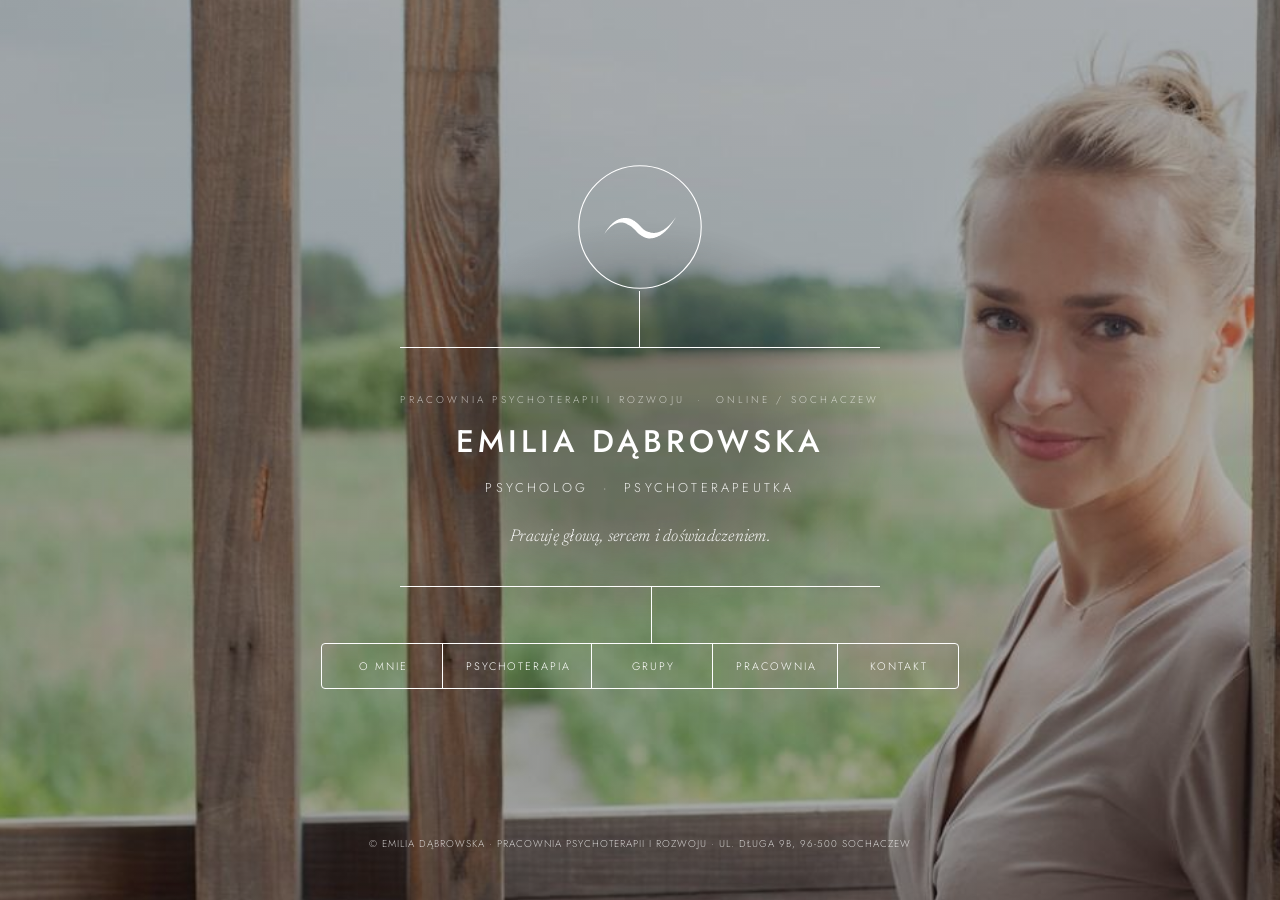
<file: emiliadabrowska.pl/index.html>
<!DOCTYPE HTML>
<html lang="pl">
	<head>
		<title>Emilia Dąbrowska - psychoterapia online i w Sochaczewie</title>
		<meta charset="utf-8" />
		<meta name="viewport" content="width=device-width, initial-scale=1, user-scalable=no" />
		<meta name="description" content="Psycholog, psychoterapeutka. Psychoterapia systemowa i grupy rozwojowo-terapeutyczne - online i w Sochaczewie." />
		<link rel="stylesheet" href="assets/css/main.css" />
		<link rel="stylesheet" href="assets/css/custom.css" />
		<noscript><link rel="stylesheet" href="assets/css/noscript.css" /></noscript>
	</head>
	<body class="is-preload bg-portret">
		<div id="wrapper">
				<header id="header">
						<div class="logo"><svg viewBox="-92 -92 184 184" aria-hidden="true"><circle cx="0" cy="0" r="88" fill="none" stroke="currentColor" stroke-width="1.6"/><path d="M-52.00,11.00L-51.44,10.19L-50.87,9.39L-50.29,8.63L-49.72,7.88L-49.14,7.15L-48.57,6.45L-47.99,5.76L-47.41,5.09L-46.84,4.45L-46.26,3.82L-45.68,3.22L-45.11,2.63L-44.53,2.07L-43.96,1.52L-43.39,0.99L-42.82,0.48L-42.25,-0.01L-41.68,-0.48L-41.11,-0.93L-40.55,-1.36L-39.99,-1.77L-39.43,-2.17L-38.87,-2.54L-38.31,-2.90L-37.76,-3.24L-37.21,-3.56L-36.67,-3.87L-36.13,-4.15L-35.59,-4.42L-35.05,-4.67L-34.52,-4.91L-33.99,-5.13L-33.47,-5.33L-32.95,-5.51L-32.44,-5.68L-31.93,-5.83L-31.42,-5.97L-30.92,-6.09L-30.42,-6.19L-29.93,-6.28L-29.45,-6.36L-28.97,-6.42L-28.49,-6.47L-28.03,-6.50L-27.56,-6.52L-27.10,-6.53L-26.65,-6.52L-26.20,-6.51L-25.76,-6.48L-25.32,-6.43L-24.89,-6.38L-24.46,-6.31L-24.03,-6.24L-23.62,-6.15L-23.20,-6.05L-22.79,-5.94L-22.38,-5.82L-21.98,-5.69L-21.58,-5.56L-21.19,-5.41L-20.80,-5.25L-20.41,-5.08L-20.03,-4.90L-19.64,-4.72L-19.27,-4.52L-18.89,-4.31L-18.52,-4.10L-18.15,-3.88L-17.78,-3.64L-17.41,-3.40L-17.02,-3.23L-16.62,-3.04L-16.22,-2.84L-15.82,-2.63L-15.42,-2.42L-15.02,-2.19L-14.62,-1.95L-14.22,-1.71L-13.82,-1.45L-13.42,-1.18L-13.02,-0.91L-12.61,-0.62L-12.21,-0.33L-11.81,-0.03L-11.41,0.29L-11.01,0.61L-10.61,0.94L-10.21,1.28L-9.81,1.63L-9.41,1.99L-9.01,2.35L-8.61,2.73L-8.21,3.11L-7.82,3.50L-7.42,3.90L-7.03,4.31L-6.63,4.73L-6.24,5.16L-5.85,5.59L-5.46,6.03L-4.98,6.57L-4.50,7.09L-4.01,7.60L-3.51,8.10L-3.00,8.59L-2.49,9.06L-1.97,9.53L-1.45,9.98L-0.92,10.41L-0.38,10.84L0.16,11.25L0.71,11.64L1.27,12.03L1.83,12.40L2.40,12.75L2.97,13.10L3.55,13.42L4.14,13.74L4.73,14.04L5.33,14.32L5.93,14.60L6.54,14.85L7.15,15.09L7.77,15.32L8.39,15.53L9.01,15.73L9.64,15.91L10.28,16.07L10.91,16.22L11.55,16.35L12.21,16.39L12.87,16.42L13.52,16.42L14.18,16.42L14.83,16.39L15.48,16.35L16.13,16.29L16.78,16.22L17.43,16.14L18.07,16.03L18.71,15.92L19.35,15.78L19.99,15.64L20.62,15.47L21.25,15.30L21.88,15.11L22.50,14.90L23.12,14.68L23.74,14.45L24.35,14.20L24.97,13.94L25.58,13.66L26.18,13.38L26.79,13.07L27.39,12.76L27.98,12.43L28.58,12.09L29.17,11.73L29.76,11.36L30.34,10.98L30.93,10.59L31.51,10.18L32.09,9.76L32.66,9.33L33.23,8.88L33.80,8.42L34.37,7.95L34.94,7.47L35.50,6.97L36.06,6.46L36.62,5.93L37.18,5.40L37.73,4.85L38.28,4.29L38.83,3.71L39.38,3.12L39.93,2.52L40.47,1.91L41.01,1.28L41.55,0.64L42.09,-0.02L42.63,-0.68L43.16,-1.36L43.69,-2.06L44.22,-2.77L44.75,-3.49L45.28,-4.22L45.80,-4.97L46.33,-5.73L46.85,-6.51L47.37,-7.30L47.89,-8.10L48.40,-8.91L48.92,-9.74L49.43,-10.59L49.95,-11.44L50.46,-12.31L50.97,-13.20L51.48,-14.09L52.00,-15.00L52.00,-15.00L51.43,-14.12L50.86,-13.27L50.28,-12.43L49.70,-11.61L49.11,-10.80L48.52,-10.02L47.93,-9.25L47.33,-8.49L46.74,-7.76L46.14,-7.04L45.54,-6.34L44.93,-5.66L44.33,-4.99L43.72,-4.34L43.12,-3.70L42.51,-3.09L41.90,-2.48L41.30,-1.90L40.69,-1.33L40.08,-0.78L39.47,-0.25L38.86,0.27L38.26,0.77L37.65,1.26L37.04,1.73L36.44,2.18L35.83,2.61L35.23,3.03L34.63,3.44L34.03,3.83L33.43,4.20L32.83,4.55L32.24,4.89L31.64,5.21L31.06,5.52L30.47,5.81L29.88,6.09L29.30,6.35L28.73,6.60L28.15,6.82L27.58,7.04L27.02,7.24L26.45,7.42L25.90,7.59L25.34,7.75L24.79,7.88L24.25,8.01L23.71,8.12L23.17,8.22L22.65,8.30L22.12,8.37L21.60,8.42L21.09,8.46L20.59,8.49L20.09,8.51L19.59,8.51L19.10,8.50L18.62,8.48L18.14,8.44L17.67,8.40L17.21,8.34L16.75,8.27L16.30,8.19L15.86,8.10L15.42,7.99L14.99,7.88L14.56,7.76L14.14,7.62L13.73,7.48L13.32,7.32L12.90,7.24L12.48,7.14L12.06,7.03L11.65,6.91L11.24,6.78L10.83,6.64L10.42,6.49L10.01,6.33L9.61,6.16L9.20,5.98L8.80,5.79L8.40,5.58L8.00,5.37L7.60,5.14L7.20,4.91L6.80,4.66L6.41,4.40L6.02,4.13L5.63,3.85L5.24,3.55L4.85,3.25L4.46,2.93L4.08,2.60L3.70,2.26L3.32,1.91L2.94,1.55L2.57,1.17L2.20,0.78L1.83,0.38L1.46,-0.03L1.01,-0.54L0.55,-1.05L0.09,-1.54L-0.37,-2.04L-0.84,-2.52L-1.31,-3.00L-1.78,-3.47L-2.26,-3.93L-2.74,-4.38L-3.22,-4.83L-3.71,-5.26L-4.20,-5.69L-4.70,-6.11L-5.20,-6.53L-5.70,-6.93L-6.21,-7.33L-6.72,-7.71L-7.24,-8.09L-7.76,-8.46L-8.28,-8.82L-8.81,-9.16L-9.34,-9.50L-9.87,-9.83L-10.41,-10.15L-10.95,-10.46L-11.50,-10.76L-12.05,-11.04L-12.61,-11.32L-13.17,-11.58L-13.73,-11.84L-14.33,-12.00L-14.93,-12.16L-15.53,-12.30L-16.13,-12.43L-16.73,-12.55L-17.33,-12.65L-17.93,-12.74L-18.54,-12.81L-19.14,-12.87L-19.74,-12.91L-20.34,-12.94L-20.94,-12.96L-21.54,-12.96L-22.13,-12.95L-22.73,-12.92L-23.32,-12.88L-23.92,-12.82L-24.51,-12.75L-25.09,-12.67L-25.68,-12.57L-26.26,-12.45L-26.84,-12.32L-27.42,-12.18L-28.00,-12.02L-28.57,-11.84L-29.14,-11.65L-29.70,-11.45L-30.26,-11.23L-30.82,-11.00L-31.38,-10.76L-31.93,-10.50L-32.48,-10.22L-33.03,-9.93L-33.57,-9.63L-34.11,-9.32L-34.64,-8.99L-35.18,-8.64L-35.71,-8.28L-36.24,-7.91L-36.77,-7.53L-37.29,-7.13L-37.81,-6.71L-38.33,-6.28L-38.85,-5.84L-39.36,-5.38L-39.88,-4.91L-40.39,-4.43L-40.90,-3.93L-41.41,-3.41L-41.92,-2.88L-42.42,-2.34L-42.93,-1.78L-43.43,-1.20L-43.94,-0.61L-44.44,-0.01L-44.94,0.61L-45.44,1.25L-45.94,1.90L-46.45,2.57L-46.95,3.26L-47.45,3.96L-47.95,4.67L-48.45,5.41L-48.95,6.16L-49.46,6.92L-49.96,7.71L-50.47,8.51L-50.97,9.32L-51.48,10.15L-52.00,11.00Z" fill="currentColor"/></svg></div>
						<div class="content">
							<div class="inner">
								<p class="studio-line">Pracownia Psychoterapii i Rozwoju &nbsp;·&nbsp; online / Sochaczew</p>
								<h1>Emilia Dąbrowska</h1>
								<p class="title-line">psycholog &nbsp;·&nbsp; psychoterapeutka</p>
								<p class="credo">Pracuję głową, sercem i doświadczeniem.</p>
							</div>
						</div>
						<nav>
							<ul>
								<li><a href="o-mnie.html">O mnie</a></li>
								<li><a href="psychoterapia.html">Psychoterapia</a></li>
								<li><a href="grupy.html">Grupy</a></li>
								<li><a href="pracownia.html">Pracownia</a></li>
								<li><a href="kontakt.html">Kontakt</a></li>
							</ul>
						</nav>
					</header>

					<div id="main">
					</div>

				<footer id="footer">
					<p class="copyright">© Emilia Dąbrowska · Pracownia Psychoterapii i Rozwoju · ul. Długa 9b, 96-500 Sochaczew</p>
				</footer>

		</div>

		<div id="bg"></div>

		<script src="assets/js/jquery.min.js"></script>
		<script src="assets/js/browser.min.js"></script>
		<script src="assets/js/breakpoints.min.js"></script>
		<script src="assets/js/util.js"></script>
		<script src="assets/js/main.js"></script>
<script>
(function(){
  function kreska(){
    var nav=document.querySelector('#header nav');
    if(!nav) return;
	  if(nav.offsetWidth===0) return;
    var li=nav.querySelectorAll('ul li')[2];
    if(!li) return;
    nav.style.setProperty('--mid', (li.offsetLeft + li.offsetWidth/2) + 'px');
  }
  function studio(){
    var el=document.querySelector('.studio-line');
    if(!el) return;
    var max=el.parentElement.clientWidth;
    if(!max) return;
    var fs=10;
    el.style.fontSize=fs+'px';
    var i=0;
    while(el.scrollWidth>max && fs>4.5 && i<60){ fs-=0.2; el.style.fontSize=fs+'px'; i++; }
  }
  function wszystko(){ studio(); kreska(); }
        wszystko();
	window.addEventListener('load', wszystko);
  window.addEventListener('resize', wszystko);
  if (document.fonts && document.fonts.ready) document.fonts.ready.then(wszystko);
	if (window.MutationObserver) {
		new MutationObserver(wszystko).observe(document.body, {attributes:true, attributeFilter:['class']});
	}
})();
</script>
	</body>
</html>
</file>
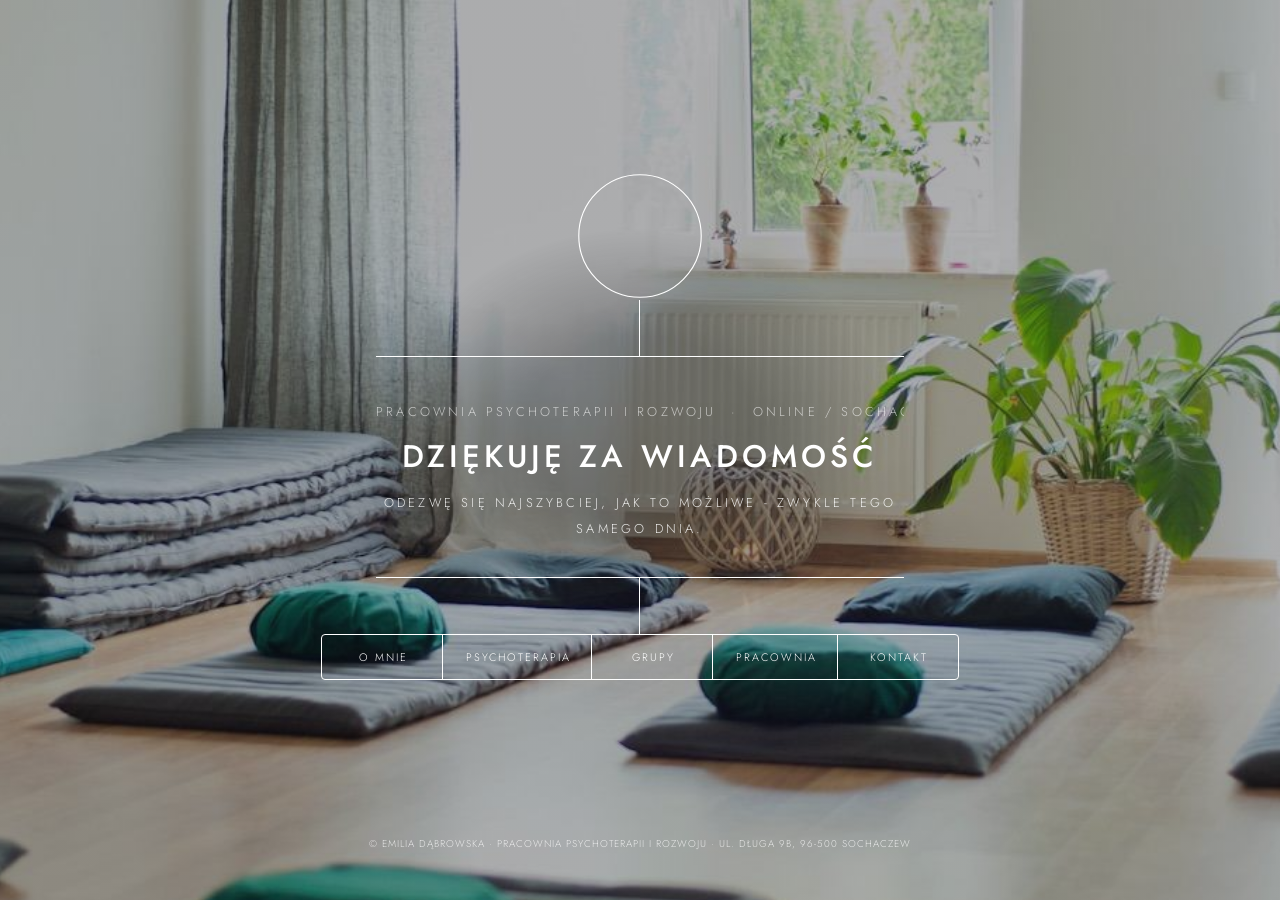
<file: emiliadabrowska.pl/dziekuje.html>
<!DOCTYPE HTML>
<html lang="pl">
	<head>
		<title>Dziękuję - Emilia Dąbrowska</title>
		<meta charset="utf-8" />
		<meta name="viewport" content="width=device-width, initial-scale=1, user-scalable=no" />
		<meta name="robots" content="noindex" />
		<link rel="stylesheet" href="assets/css/main.css" />
		<link rel="stylesheet" href="assets/css/custom.css" />
		<noscript><link rel="stylesheet" href="assets/css/noscript.css" /></noscript>
	</head>
	<body class="is-preload bg-sala">
		<div id="wrapper">
				<header id="header">
						<div class="logo"><svg viewBox="-92 -92 184 184" aria-hidden="true"><circle cx="0" cy="0" r="88" fill="none" stroke="currentColor" stroke-width="1.6"/></svg></div>
						<div class="content">
							<div class="inner">
								<p class="studio-line">Pracownia Psychoterapii i Rozwoju &nbsp;·&nbsp; online / Sochaczew</p>
								<h1>Dziękuję za wiadomość</h1>
								<p class="title-line">Odezwę się najszybciej, jak to możliwe - zwykle tego samego dnia.</p>
							</div>
						</div>
						<nav>
							<ul>
								<li><a href="o-mnie.html">O mnie</a></li>
								<li><a href="psychoterapia.html">Psychoterapia</a></li>
								<li><a href="grupy.html">Grupy</a></li>
								<li><a href="pracownia.html">Pracownia</a></li>
								<li><a href="kontakt.html">Kontakt</a></li>
							</ul>
						</nav>
					</header>

					<div id="main">
						<article>
							<h2 class="major">Dziękuję!</h2>
							<p>Twoja wiadomość została wysłana. Odpiszę najszybciej, jak to możliwe - zwykle tego samego dnia.</p>
							<ul class="actions">
								<li><a href="index.html" class="primary">Wróć na stronę główną</a></li>
							</ul>
						</article>
					</div>

				<footer id="footer">
					<p class="copyright">© Emilia Dąbrowska · Pracownia Psychoterapii i Rozwoju · ul. Długa 9b, 96-500 Sochaczew</p>
				</footer>

		</div>

		<div id="bg"></div>

		<script src="assets/js/jquery.min.js"></script>
		<script src="assets/js/browser.min.js"></script>
		<script src="assets/js/breakpoints.min.js"></script>
		<script src="assets/js/util.js"></script>
		<script src="assets/js/main.js"></script>
	</body>
</html>
</file>
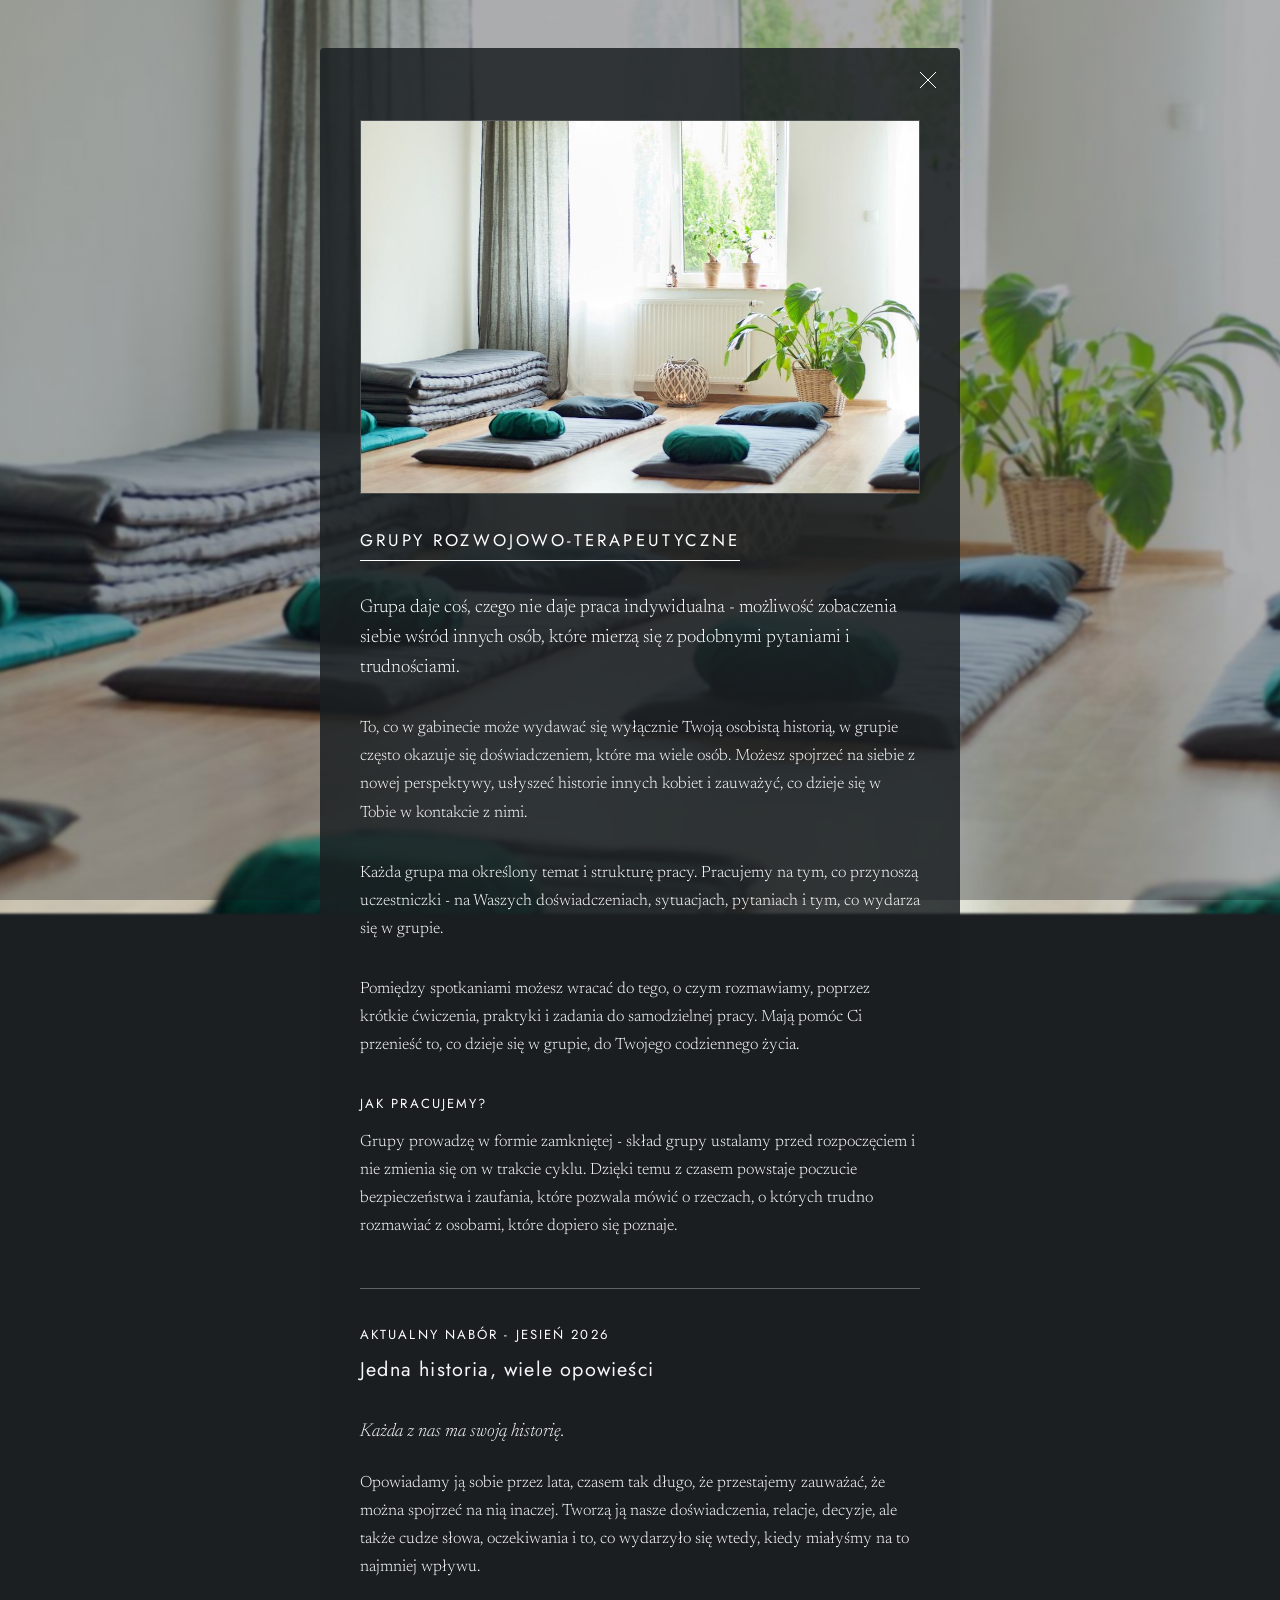
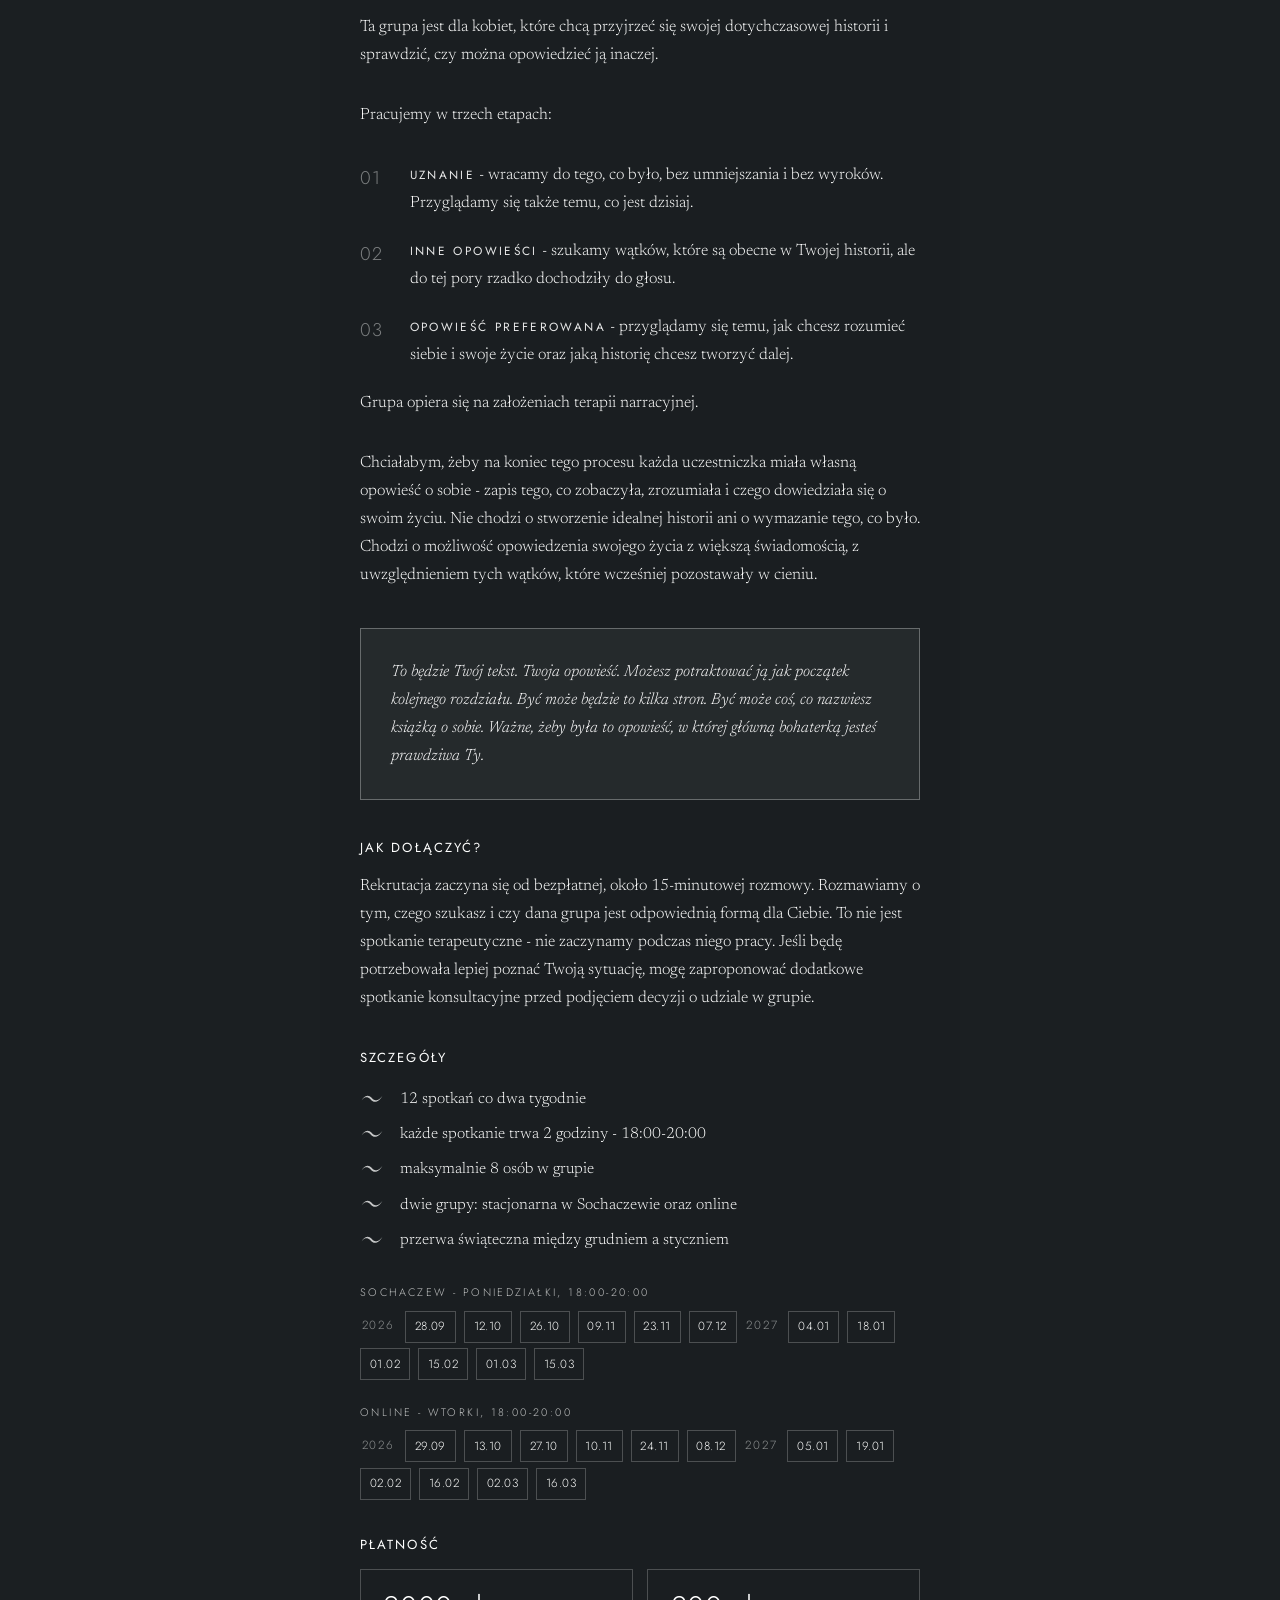
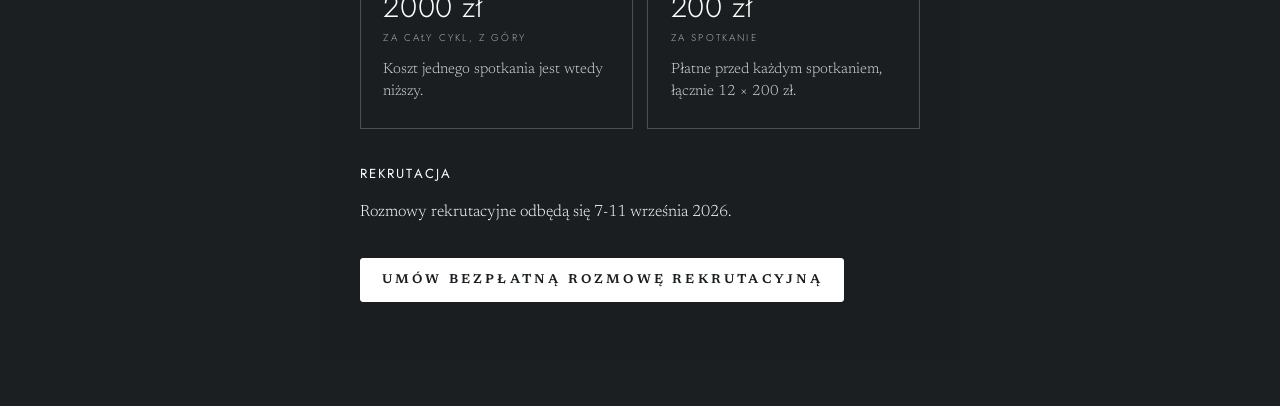
<file: emiliadabrowska.pl/grupy.html>
<!DOCTYPE HTML>
<html lang="pl">
	<head>
		<title>Grupy rozwojowo-terapeutyczne - Emilia Dąbrowska</title>
		<meta charset="utf-8" />
		<meta name="viewport" content="width=device-width, initial-scale=1, user-scalable=no" />
		<meta name="description" content="Grupy rozwojowo-terapeutyczne online i w Sochaczewie. Aktualny nabór: Jedna historia, wiele opowieści." />
		<link rel="stylesheet" href="assets/css/main.css" />
		<link rel="stylesheet" href="assets/css/custom.css" />
		<noscript><link rel="stylesheet" href="assets/css/noscript.css" /></noscript>
	</head>
	<body class="is-preload bg-grupa" data-article="grupy">
		<div id="wrapper">
				<header id="header">
						<div class="logo"><svg viewBox="-92 -92 184 184" aria-hidden="true"><circle cx="0" cy="0" r="88" fill="none" stroke="currentColor" stroke-width="1.6"/><path d="M-52.00,11.00L-51.44,10.19L-50.87,9.39L-50.29,8.63L-49.72,7.88L-49.14,7.15L-48.57,6.45L-47.99,5.76L-47.41,5.09L-46.84,4.45L-46.26,3.82L-45.68,3.22L-45.11,2.63L-44.53,2.07L-43.96,1.52L-43.39,0.99L-42.82,0.48L-42.25,-0.01L-41.68,-0.48L-41.11,-0.93L-40.55,-1.36L-39.99,-1.77L-39.43,-2.17L-38.87,-2.54L-38.31,-2.90L-37.76,-3.24L-37.21,-3.56L-36.67,-3.87L-36.13,-4.15L-35.59,-4.42L-35.05,-4.67L-34.52,-4.91L-33.99,-5.13L-33.47,-5.33L-32.95,-5.51L-32.44,-5.68L-31.93,-5.83L-31.42,-5.97L-30.92,-6.09L-30.42,-6.19L-29.93,-6.28L-29.45,-6.36L-28.97,-6.42L-28.49,-6.47L-28.03,-6.50L-27.56,-6.52L-27.10,-6.53L-26.65,-6.52L-26.20,-6.51L-25.76,-6.48L-25.32,-6.43L-24.89,-6.38L-24.46,-6.31L-24.03,-6.24L-23.62,-6.15L-23.20,-6.05L-22.79,-5.94L-22.38,-5.82L-21.98,-5.69L-21.58,-5.56L-21.19,-5.41L-20.80,-5.25L-20.41,-5.08L-20.03,-4.90L-19.64,-4.72L-19.27,-4.52L-18.89,-4.31L-18.52,-4.10L-18.15,-3.88L-17.78,-3.64L-17.41,-3.40L-17.02,-3.23L-16.62,-3.04L-16.22,-2.84L-15.82,-2.63L-15.42,-2.42L-15.02,-2.19L-14.62,-1.95L-14.22,-1.71L-13.82,-1.45L-13.42,-1.18L-13.02,-0.91L-12.61,-0.62L-12.21,-0.33L-11.81,-0.03L-11.41,0.29L-11.01,0.61L-10.61,0.94L-10.21,1.28L-9.81,1.63L-9.41,1.99L-9.01,2.35L-8.61,2.73L-8.21,3.11L-7.82,3.50L-7.42,3.90L-7.03,4.31L-6.63,4.73L-6.24,5.16L-5.85,5.59L-5.46,6.03L-4.98,6.57L-4.50,7.09L-4.01,7.60L-3.51,8.10L-3.00,8.59L-2.49,9.06L-1.97,9.53L-1.45,9.98L-0.92,10.41L-0.38,10.84L0.16,11.25L0.71,11.64L1.27,12.03L1.83,12.40L2.40,12.75L2.97,13.10L3.55,13.42L4.14,13.74L4.73,14.04L5.33,14.32L5.93,14.60L6.54,14.85L7.15,15.09L7.77,15.32L8.39,15.53L9.01,15.73L9.64,15.91L10.28,16.07L10.91,16.22L11.55,16.35L12.21,16.39L12.87,16.42L13.52,16.42L14.18,16.42L14.83,16.39L15.48,16.35L16.13,16.29L16.78,16.22L17.43,16.14L18.07,16.03L18.71,15.92L19.35,15.78L19.99,15.64L20.62,15.47L21.25,15.30L21.88,15.11L22.50,14.90L23.12,14.68L23.74,14.45L24.35,14.20L24.97,13.94L25.58,13.66L26.18,13.38L26.79,13.07L27.39,12.76L27.98,12.43L28.58,12.09L29.17,11.73L29.76,11.36L30.34,10.98L30.93,10.59L31.51,10.18L32.09,9.76L32.66,9.33L33.23,8.88L33.80,8.42L34.37,7.95L34.94,7.47L35.50,6.97L36.06,6.46L36.62,5.93L37.18,5.40L37.73,4.85L38.28,4.29L38.83,3.71L39.38,3.12L39.93,2.52L40.47,1.91L41.01,1.28L41.55,0.64L42.09,-0.02L42.63,-0.68L43.16,-1.36L43.69,-2.06L44.22,-2.77L44.75,-3.49L45.28,-4.22L45.80,-4.97L46.33,-5.73L46.85,-6.51L47.37,-7.30L47.89,-8.10L48.40,-8.91L48.92,-9.74L49.43,-10.59L49.95,-11.44L50.46,-12.31L50.97,-13.20L51.48,-14.09L52.00,-15.00L52.00,-15.00L51.43,-14.12L50.86,-13.27L50.28,-12.43L49.70,-11.61L49.11,-10.80L48.52,-10.02L47.93,-9.25L47.33,-8.49L46.74,-7.76L46.14,-7.04L45.54,-6.34L44.93,-5.66L44.33,-4.99L43.72,-4.34L43.12,-3.70L42.51,-3.09L41.90,-2.48L41.30,-1.90L40.69,-1.33L40.08,-0.78L39.47,-0.25L38.86,0.27L38.26,0.77L37.65,1.26L37.04,1.73L36.44,2.18L35.83,2.61L35.23,3.03L34.63,3.44L34.03,3.83L33.43,4.20L32.83,4.55L32.24,4.89L31.64,5.21L31.06,5.52L30.47,5.81L29.88,6.09L29.30,6.35L28.73,6.60L28.15,6.82L27.58,7.04L27.02,7.24L26.45,7.42L25.90,7.59L25.34,7.75L24.79,7.88L24.25,8.01L23.71,8.12L23.17,8.22L22.65,8.30L22.12,8.37L21.60,8.42L21.09,8.46L20.59,8.49L20.09,8.51L19.59,8.51L19.10,8.50L18.62,8.48L18.14,8.44L17.67,8.40L17.21,8.34L16.75,8.27L16.30,8.19L15.86,8.10L15.42,7.99L14.99,7.88L14.56,7.76L14.14,7.62L13.73,7.48L13.32,7.32L12.90,7.24L12.48,7.14L12.06,7.03L11.65,6.91L11.24,6.78L10.83,6.64L10.42,6.49L10.01,6.33L9.61,6.16L9.20,5.98L8.80,5.79L8.40,5.58L8.00,5.37L7.60,5.14L7.20,4.91L6.80,4.66L6.41,4.40L6.02,4.13L5.63,3.85L5.24,3.55L4.85,3.25L4.46,2.93L4.08,2.60L3.70,2.26L3.32,1.91L2.94,1.55L2.57,1.17L2.20,0.78L1.83,0.38L1.46,-0.03L1.01,-0.54L0.55,-1.05L0.09,-1.54L-0.37,-2.04L-0.84,-2.52L-1.31,-3.00L-1.78,-3.47L-2.26,-3.93L-2.74,-4.38L-3.22,-4.83L-3.71,-5.26L-4.20,-5.69L-4.70,-6.11L-5.20,-6.53L-5.70,-6.93L-6.21,-7.33L-6.72,-7.71L-7.24,-8.09L-7.76,-8.46L-8.28,-8.82L-8.81,-9.16L-9.34,-9.50L-9.87,-9.83L-10.41,-10.15L-10.95,-10.46L-11.50,-10.76L-12.05,-11.04L-12.61,-11.32L-13.17,-11.58L-13.73,-11.84L-14.33,-12.00L-14.93,-12.16L-15.53,-12.30L-16.13,-12.43L-16.73,-12.55L-17.33,-12.65L-17.93,-12.74L-18.54,-12.81L-19.14,-12.87L-19.74,-12.91L-20.34,-12.94L-20.94,-12.96L-21.54,-12.96L-22.13,-12.95L-22.73,-12.92L-23.32,-12.88L-23.92,-12.82L-24.51,-12.75L-25.09,-12.67L-25.68,-12.57L-26.26,-12.45L-26.84,-12.32L-27.42,-12.18L-28.00,-12.02L-28.57,-11.84L-29.14,-11.65L-29.70,-11.45L-30.26,-11.23L-30.82,-11.00L-31.38,-10.76L-31.93,-10.50L-32.48,-10.22L-33.03,-9.93L-33.57,-9.63L-34.11,-9.32L-34.64,-8.99L-35.18,-8.64L-35.71,-8.28L-36.24,-7.91L-36.77,-7.53L-37.29,-7.13L-37.81,-6.71L-38.33,-6.28L-38.85,-5.84L-39.36,-5.38L-39.88,-4.91L-40.39,-4.43L-40.90,-3.93L-41.41,-3.41L-41.92,-2.88L-42.42,-2.34L-42.93,-1.78L-43.43,-1.20L-43.94,-0.61L-44.44,-0.01L-44.94,0.61L-45.44,1.25L-45.94,1.90L-46.45,2.57L-46.95,3.26L-47.45,3.96L-47.95,4.67L-48.45,5.41L-48.95,6.16L-49.46,6.92L-49.96,7.71L-50.47,8.51L-50.97,9.32L-51.48,10.15L-52.00,11.00Z" fill="currentColor"/></svg></div>
						<div class="content">
							<div class="inner">
								<p class="studio-line">Pracownia Psychoterapii i Rozwoju &nbsp;·&nbsp; online / Sochaczew</p>
								<h1>Emilia Dąbrowska</h1>
								<p class="title-line">psycholog &nbsp;·&nbsp; psychoterapeutka</p>
							</div>
						</div>
						<nav>
							<ul>
								<li><a href="o-mnie.html">O mnie</a></li>
								<li><a href="psychoterapia.html">Psychoterapia</a></li>
								<li><a href="grupy.html">Grupy</a></li>
								<li><a href="pracownia.html">Pracownia</a></li>
								<li><a href="kontakt.html">Kontakt</a></li>
							</ul>
						</nav>
					</header>

					<div id="main">
						<article id="grupy">
							<div class="foto"><img src="images/top-grupy.jpg" alt="Sala warsztatowa przygotowana do spotkania grupowego" loading="lazy" /></div>

							<h2 class="major">Grupy rozwojowo-terapeutyczne</h2>

							<p class="lead">Grupa daje coś, czego nie daje praca indywidualna - możliwość zobaczenia siebie wśród innych osób, które mierzą się z podobnymi pytaniami i trudnościami.</p>

							<p>To, co w gabinecie może wydawać się wyłącznie Twoją osobistą historią, w grupie często okazuje się doświadczeniem, które ma wiele osób. Możesz spojrzeć na siebie z nowej perspektywy, usłyszeć historie innych kobiet i zauważyć, co dzieje się w Tobie w kontakcie z nimi.</p>

							<p>Każda grupa ma określony temat i strukturę pracy. Pracujemy na tym, co przynoszą uczestniczki - na Waszych doświadczeniach, sytuacjach, pytaniach i tym, co wydarza się w grupie.</p>

							<p>Pomiędzy spotkaniami możesz wracać do tego, o czym rozmawiamy, poprzez krótkie ćwiczenia, praktyki i zadania do samodzielnej pracy. Mają pomóc Ci przenieść to, co dzieje się w grupie, do Twojego codziennego życia.</p>

							<h3>Jak pracujemy?</h3>

							<p>Grupy prowadzę w formie zamkniętej - skład grupy ustalamy przed rozpoczęciem i nie zmienia się on w trakcie cyklu. Dzięki temu z czasem powstaje poczucie bezpieczeństwa i zaufania, które pozwala mówić o rzeczach, o których trudno rozmawiać z osobami, które dopiero się poznaje.</p>

							<h3 class="sekcja-nabor">Aktualny nabór - jesień 2026</h3>

							<p class="nabor-tytul">Jedna historia, wiele opowieści</p>

							<p class="wyroznik">Każda z nas ma swoją historię.</p>

							<p>Opowiadamy ją sobie przez lata, czasem tak długo, że przestajemy zauważać, że można spojrzeć na nią inaczej. Tworzą ją nasze doświadczenia, relacje, decyzje, ale także cudze słowa, oczekiwania i to, co wydarzyło się wtedy, kiedy miałyśmy na to najmniej wpływu.</p>

							<p>Ta grupa jest dla kobiet, które chcą przyjrzeć się swojej dotychczasowej historii i sprawdzić, czy można opowiedzieć ją inaczej.</p>

							<p>Pracujemy w trzech etapach:</p>

							<p class="etap"><span class="nr">01</span><b>Uznanie</b> - wracamy do tego, co było, bez umniejszania i bez wyroków. Przyglądamy się także temu, co jest dzisiaj.</p>

							<p class="etap"><span class="nr">02</span><b>Inne opowieści</b> - szukamy wątków, które są obecne w Twojej historii, ale do tej pory rzadko dochodziły do głosu.</p>

							<p class="etap"><span class="nr">03</span><b>Opowieść preferowana</b> - przyglądamy się temu, jak chcesz rozumieć siebie i swoje życie oraz jaką historię chcesz tworzyć dalej.</p>

							<p>Grupa opiera się na założeniach terapii narracyjnej.</p>

							<p>Chciałabym, żeby na koniec tego procesu każda uczestniczka miała własną opowieść o sobie - zapis tego, co zobaczyła, zrozumiała i czego dowiedziała się o swoim życiu. Nie chodzi o stworzenie idealnej historii ani o wymazanie tego, co było. Chodzi o możliwość opowiedzenia swojego życia z większą świadomością, z uwzględnieniem tych wątków, które wcześniej pozostawały w cieniu.</p>

							<div class="blok">
							<p>To będzie Twój tekst. Twoja opowieść. Możesz potraktować ją jak początek kolejnego rozdziału. Być może będzie to kilka stron. Być może coś, co nazwiesz książką o sobie. Ważne, żeby była to opowieść, w której główną bohaterką jesteś prawdziwa Ty.</p>
							</div>

							<h3>Jak dołączyć?</h3>

							<p>Rekrutacja zaczyna się od bezpłatnej, około 15-minutowej rozmowy. Rozmawiamy o tym, czego szukasz i czy dana grupa jest odpowiednią formą dla Ciebie. To nie jest spotkanie terapeutyczne - nie zaczynamy podczas niego pracy. Jeśli będę potrzebowała lepiej poznać Twoją sytuację, mogę zaproponować dodatkowe spotkanie konsultacyjne przed podjęciem decyzji o udziale w grupie.</p>

							<h3>Szczegóły</h3>

							<ul class="fala">
							<li>12 spotkań co dwa tygodnie</li>
							<li>każde spotkanie trwa 2 godziny - 18:00-20:00</li>
							<li>maksymalnie 8 osób w grupie</li>
							<li>dwie grupy: stacjonarna w Sochaczewie oraz online</li>
							<li>przerwa świąteczna między grudniem a styczniem</li>
							</ul>

							<div class="terminy">
							<div class="grupa">
							<p class="naglowek">Sochaczew - poniedziałki, 18:00-20:00</p>
							<p class="daty"><span class="rok">2026</span><span>28.09</span><span>12.10</span><span>26.10</span><span>09.11</span><span>23.11</span><span>07.12</span><span class="rok">2027</span><span>04.01</span><span>18.01</span><span>01.02</span><span>15.02</span><span>01.03</span><span>15.03</span></p>
							</div>
							<div class="grupa">
							<p class="naglowek">Online - wtorki, 18:00-20:00</p>
							<p class="daty"><span class="rok">2026</span><span>29.09</span><span>13.10</span><span>27.10</span><span>10.11</span><span>24.11</span><span>08.12</span><span class="rok">2027</span><span>05.01</span><span>19.01</span><span>02.02</span><span>16.02</span><span>02.03</span><span>16.03</span></p>
							</div>
							</div>

							<h3>Płatność</h3>

							<div class="platnosc">
							<div class="opcja">
							<span class="kwota">2000 zł</span>
							<span class="co">za cały cykl, z góry</span>
							<p class="opis">Koszt jednego spotkania jest wtedy niższy.</p>
							</div>
							<div class="opcja">
							<span class="kwota">200 zł</span>
							<span class="co">za spotkanie</span>
							<p class="opis">Płatne przed każdym spotkaniem, łącznie 12 × 200 zł.</p>
							</div>
							</div>

							<h3>Rekrutacja</h3>

							<p>Rozmowy rekrutacyjne odbędą się 7-11 września 2026.</p>

							<ul class="actions">
							<li><a href="https://cal.eu/emiliadabrowska/15min" target="_blank" rel="noopener" class="button primary">Umów bezpłatną rozmowę rekrutacyjną</a></li>
							</ul>
						</article>
					</div>

				<footer id="footer">
					<p class="copyright">© Emilia Dąbrowska · Pracownia Psychoterapii i Rozwoju · ul. Długa 9b, 96-500 Sochaczew</p>
				</footer>

		</div>

		<div id="bg"></div>

		<script src="assets/js/jquery.min.js"></script>
		<script src="assets/js/browser.min.js"></script>
		<script src="assets/js/breakpoints.min.js"></script>
		<script src="assets/js/util.js"></script>
		<script src="assets/js/main.js"></script>
<script>
(function(){
  function kreska(){
	  var nav=document.querySelector('#header nav');
	  if(!nav) return;
		  if(nav.offsetWidth===0) return;
			  var li=nav.querySelectorAll('ul li')[2];
	  if(!li) return;
		  nav.style.setProperty('--mid', (li.offsetLeft + li.offsetWidth/2) + 'px');
  }
	function studio(){
		var el=document.querySelector('.studio-line');
		if(!el) return;
			var max=el.parentElement.clientWidth;
		if(!max) return;
			var fs=10;
		el.style.fontSize=fs+'px';
		var i=0;
		while(el.scrollWidth>max && fs>4.5 && i<60){ fs-=0.2; el.style.fontSize=fs+'px'; i++; }
	}
	function wszystko(){ studio(); kreska(); }
	wszystko();
	window.addEventListener('load', wszystko);
	window.addEventListener('resize', wszystko);
	if (document.fonts && document.fonts.ready) document.fonts.ready.then(wszystko);
		if (window.MutationObserver) {
			new MutationObserver(wszystko).observe(document.body, {attributes:true, attributeFilter:['class']});
		}
})();
</html>
</file>
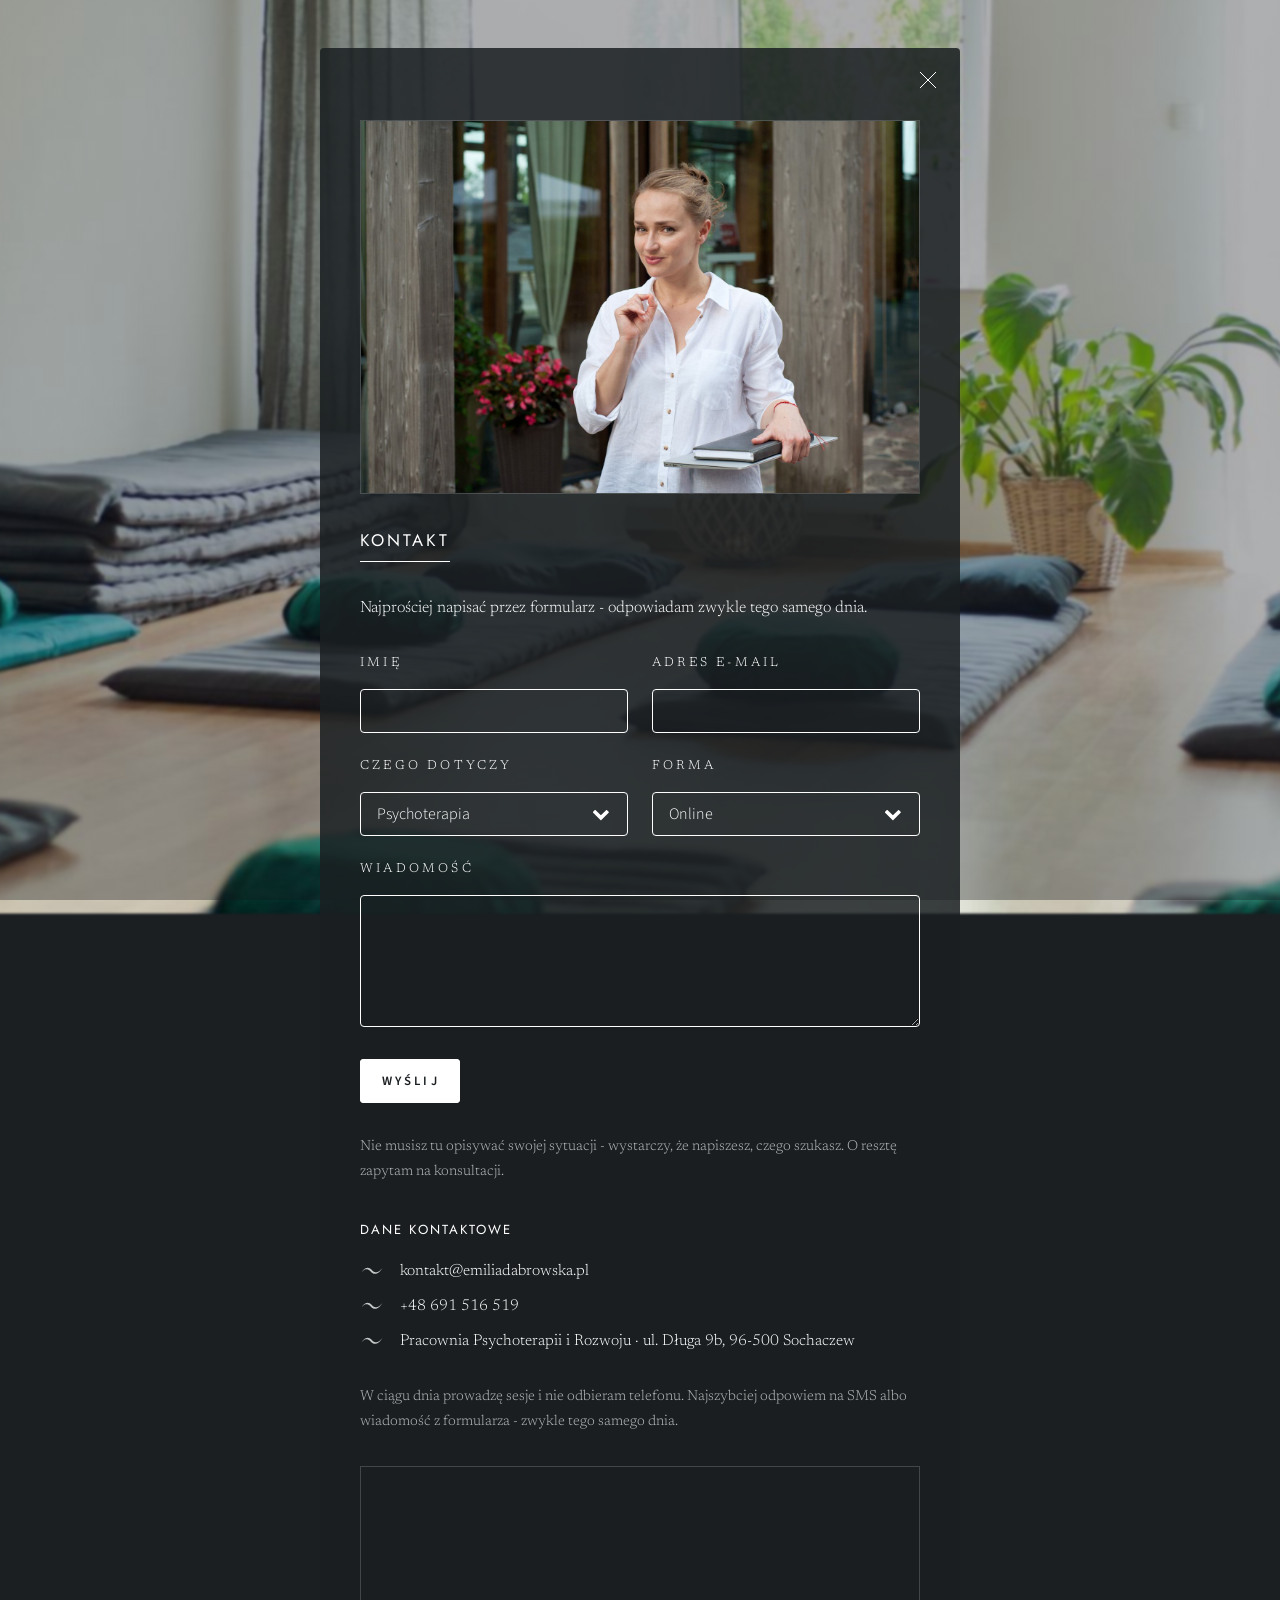
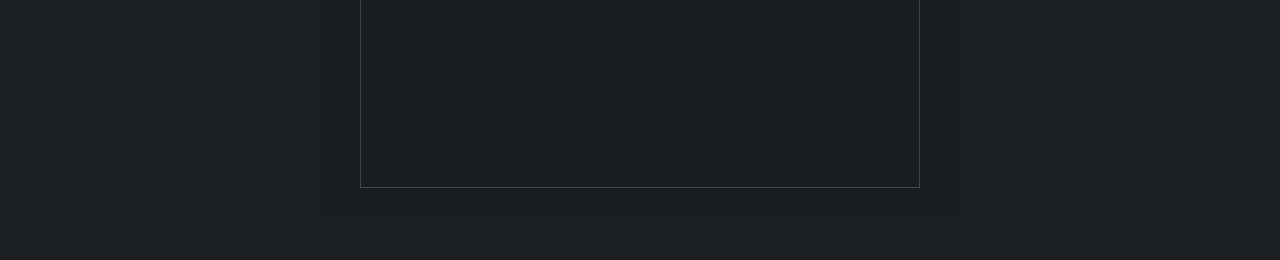
<file: emiliadabrowska.pl/kontakt.html>
<!DOCTYPE HTML>
<html lang="pl">
	<head>
		<title>Kontakt - Emilia Dąbrowska</title>
		<meta charset="utf-8" />
		<meta name="viewport" content="width=device-width, initial-scale=1, user-scalable=no" />
		<meta name="description" content="Umów konsultację lub rozmowę rekrutacyjną do grupy. Formularz, e-mail, telefon." />
		<link rel="stylesheet" href="assets/css/main.css" />
		<link rel="stylesheet" href="assets/css/custom.css" />
		<noscript><link rel="stylesheet" href="assets/css/noscript.css" /></noscript>
	</head>
	<body class="is-preload bg-sala" data-article="kontakt">
		<div id="wrapper">
				<header id="header">
						<div class="logo"><svg viewBox="-92 -92 184 184" aria-hidden="true"><circle cx="0" cy="0" r="88" fill="none" stroke="currentColor" stroke-width="1.6"/><path d="M-52.00,11.00L-51.44,10.19L-50.87,9.39L-50.29,8.63L-49.72,7.88L-49.14,7.15L-48.57,6.45L-47.99,5.76L-47.41,5.09L-46.84,4.45L-46.26,3.82L-45.68,3.22L-45.11,2.63L-44.53,2.07L-43.96,1.52L-43.39,0.99L-42.82,0.48L-42.25,-0.01L-41.68,-0.48L-41.11,-0.93L-40.55,-1.36L-39.99,-1.77L-39.43,-2.17L-38.87,-2.54L-38.31,-2.90L-37.76,-3.24L-37.21,-3.56L-36.67,-3.87L-36.13,-4.15L-35.59,-4.42L-35.05,-4.67L-34.52,-4.91L-33.99,-5.13L-33.47,-5.33L-32.95,-5.51L-32.44,-5.68L-31.93,-5.83L-31.42,-5.97L-30.92,-6.09L-30.42,-6.19L-29.93,-6.28L-29.45,-6.36L-28.97,-6.42L-28.49,-6.47L-28.03,-6.50L-27.56,-6.52L-27.10,-6.53L-26.65,-6.52L-26.20,-6.51L-25.76,-6.48L-25.32,-6.43L-24.89,-6.38L-24.46,-6.31L-24.03,-6.24L-23.62,-6.15L-23.20,-6.05L-22.79,-5.94L-22.38,-5.82L-21.98,-5.69L-21.58,-5.56L-21.19,-5.41L-20.80,-5.25L-20.41,-5.08L-20.03,-4.90L-19.64,-4.72L-19.27,-4.52L-18.89,-4.31L-18.52,-4.10L-18.15,-3.88L-17.78,-3.64L-17.41,-3.40L-17.02,-3.23L-16.62,-3.04L-16.22,-2.84L-15.82,-2.63L-15.42,-2.42L-15.02,-2.19L-14.62,-1.95L-14.22,-1.71L-13.82,-1.45L-13.42,-1.18L-13.02,-0.91L-12.61,-0.62L-12.21,-0.33L-11.81,-0.03L-11.41,0.29L-11.01,0.61L-10.61,0.94L-10.21,1.28L-9.81,1.63L-9.41,1.99L-9.01,2.35L-8.61,2.73L-8.21,3.11L-7.82,3.50L-7.42,3.90L-7.03,4.31L-6.63,4.73L-6.24,5.16L-5.85,5.59L-5.46,6.03L-4.98,6.57L-4.50,7.09L-4.01,7.60L-3.51,8.10L-3.00,8.59L-2.49,9.06L-1.97,9.53L-1.45,9.98L-0.92,10.41L-0.38,10.84L0.16,11.25L0.71,11.64L1.27,12.03L1.83,12.40L2.40,12.75L2.97,13.10L3.55,13.42L4.14,13.74L4.73,14.04L5.33,14.32L5.93,14.60L6.54,14.85L7.15,15.09L7.77,15.32L8.39,15.53L9.01,15.73L9.64,15.91L10.28,16.07L10.91,16.22L11.55,16.35L12.21,16.39L12.87,16.42L13.52,16.42L14.18,16.42L14.83,16.39L15.48,16.35L16.13,16.29L16.78,16.22L17.43,16.14L18.07,16.03L18.71,15.92L19.35,15.78L19.99,15.64L20.62,15.47L21.25,15.30L21.88,15.11L22.50,14.90L23.12,14.68L23.74,14.45L24.35,14.20L24.97,13.94L25.58,13.66L26.18,13.38L26.79,13.07L27.39,12.76L27.98,12.43L28.58,12.09L29.17,11.73L29.76,11.36L30.34,10.98L30.93,10.59L31.51,10.18L32.09,9.76L32.66,9.33L33.23,8.88L33.80,8.42L34.37,7.95L34.94,7.47L35.50,6.97L36.06,6.46L36.62,5.93L37.18,5.40L37.73,4.85L38.28,4.29L38.83,3.71L39.38,3.12L39.93,2.52L40.47,1.91L41.01,1.28L41.55,0.64L42.09,-0.02L42.63,-0.68L43.16,-1.36L43.69,-2.06L44.22,-2.77L44.75,-3.49L45.28,-4.22L45.80,-4.97L46.33,-5.73L46.85,-6.51L47.37,-7.30L47.89,-8.10L48.40,-8.91L48.92,-9.74L49.43,-10.59L49.95,-11.44L50.46,-12.31L50.97,-13.20L51.48,-14.09L52.00,-15.00L52.00,-15.00L51.43,-14.12L50.86,-13.27L50.28,-12.43L49.70,-11.61L49.11,-10.80L48.52,-10.02L47.93,-9.25L47.33,-8.49L46.74,-7.76L46.14,-7.04L45.54,-6.34L44.93,-5.66L44.33,-4.99L43.72,-4.34L43.12,-3.70L42.51,-3.09L41.90,-2.48L41.30,-1.90L40.69,-1.33L40.08,-0.78L39.47,-0.25L38.86,0.27L38.26,0.77L37.65,1.26L37.04,1.73L36.44,2.18L35.83,2.61L35.23,3.03L34.63,3.44L34.03,3.83L33.43,4.20L32.83,4.55L32.24,4.89L31.64,5.21L31.06,5.52L30.47,5.81L29.88,6.09L29.30,6.35L28.73,6.60L28.15,6.82L27.58,7.04L27.02,7.24L26.45,7.42L25.90,7.59L25.34,7.75L24.79,7.88L24.25,8.01L23.71,8.12L23.17,8.22L22.65,8.30L22.12,8.37L21.60,8.42L21.09,8.46L20.59,8.49L20.09,8.51L19.59,8.51L19.10,8.50L18.62,8.48L18.14,8.44L17.67,8.40L17.21,8.34L16.75,8.27L16.30,8.19L15.86,8.10L15.42,7.99L14.99,7.88L14.56,7.76L14.14,7.62L13.73,7.48L13.32,7.32L12.90,7.24L12.48,7.14L12.06,7.03L11.65,6.91L11.24,6.78L10.83,6.64L10.42,6.49L10.01,6.33L9.61,6.16L9.20,5.98L8.80,5.79L8.40,5.58L8.00,5.37L7.60,5.14L7.20,4.91L6.80,4.66L6.41,4.40L6.02,4.13L5.63,3.85L5.24,3.55L4.85,3.25L4.46,2.93L4.08,2.60L3.70,2.26L3.32,1.91L2.94,1.55L2.57,1.17L2.20,0.78L1.83,0.38L1.46,-0.03L1.01,-0.54L0.55,-1.05L0.09,-1.54L-0.37,-2.04L-0.84,-2.52L-1.31,-3.00L-1.78,-3.47L-2.26,-3.93L-2.74,-4.38L-3.22,-4.83L-3.71,-5.26L-4.20,-5.69L-4.70,-6.11L-5.20,-6.53L-5.70,-6.93L-6.21,-7.33L-6.72,-7.71L-7.24,-8.09L-7.76,-8.46L-8.28,-8.82L-8.81,-9.16L-9.34,-9.50L-9.87,-9.83L-10.41,-10.15L-10.95,-10.46L-11.50,-10.76L-12.05,-11.04L-12.61,-11.32L-13.17,-11.58L-13.73,-11.84L-14.33,-12.00L-14.93,-12.16L-15.53,-12.30L-16.13,-12.43L-16.73,-12.55L-17.33,-12.65L-17.93,-12.74L-18.54,-12.81L-19.14,-12.87L-19.74,-12.91L-20.34,-12.94L-20.94,-12.96L-21.54,-12.96L-22.13,-12.95L-22.73,-12.92L-23.32,-12.88L-23.92,-12.82L-24.51,-12.75L-25.09,-12.67L-25.68,-12.57L-26.26,-12.45L-26.84,-12.32L-27.42,-12.18L-28.00,-12.02L-28.57,-11.84L-29.14,-11.65L-29.70,-11.45L-30.26,-11.23L-30.82,-11.00L-31.38,-10.76L-31.93,-10.50L-32.48,-10.22L-33.03,-9.93L-33.57,-9.63L-34.11,-9.32L-34.64,-8.99L-35.18,-8.64L-35.71,-8.28L-36.24,-7.91L-36.77,-7.53L-37.29,-7.13L-37.81,-6.71L-38.33,-6.28L-38.85,-5.84L-39.36,-5.38L-39.88,-4.91L-40.39,-4.43L-40.90,-3.93L-41.41,-3.41L-41.92,-2.88L-42.42,-2.34L-42.93,-1.78L-43.43,-1.20L-43.94,-0.61L-44.44,-0.01L-44.94,0.61L-45.44,1.25L-45.94,1.90L-46.45,2.57L-46.95,3.26L-47.45,3.96L-47.95,4.67L-48.45,5.41L-48.95,6.16L-49.46,6.92L-49.96,7.71L-50.47,8.51L-50.97,9.32L-51.48,10.15L-52.00,11.00Z" fill="currentColor"/></svg></div>
						<div class="content">
							<div class="inner">
								<p class="studio-line">Pracownia Psychoterapii i Rozwoju &nbsp;·&nbsp; online / Sochaczew</p>
								<h1>Emilia Dąbrowska</h1>
								<p class="title-line">psycholog &nbsp;·&nbsp; psychoterapeutka</p>
							</div>
						</div>
						<nav>
							<ul>
								<li><a href="o-mnie.html">O mnie</a></li>
								<li><a href="psychoterapia.html">Psychoterapia</a></li>
								<li><a href="grupy.html">Grupy</a></li>
								<li><a href="pracownia.html">Pracownia</a></li>
								<li><a href="kontakt.html">Kontakt</a></li>
							</ul>
						</nav>
					</header>

					<div id="main">
						<article id="kontakt">
							<div class="foto"><img src="images/top-kontakt.jpg" alt="Emilia Dąbrowska" loading="lazy" /></div>

							<h2 class="major">Kontakt</h2>
							<p>Najprościej napisać przez formularz - odpowiadam zwykle tego samego dnia.</p>
							<form name="kontakt" method="POST" data-netlify="true" netlify-honeypot="bot-field" action="/dziekuje.html">
							<input type="hidden" name="form-name" value="kontakt" />
							<p style="display:none;"><label>Nie wypełniaj tego pola: <input name="bot-field" /></label></p>
							<div class="fields">
							<div class="field half"><label for="name">Imię</label><input type="text" name="name" id="name" required /></div>
							<div class="field half"><label for="email">Adres e-mail</label><input type="email" name="email" id="email" required /></div>
							<div class="field half"><label for="temat">Czego dotyczy</label><select name="temat" id="temat"><option value="psychoterapia">Psychoterapia</option><option value="grupa">Grupa</option><option value="inne">Coś innego</option></select></div>
							<div class="field half"><label for="forma">Forma</label><select name="forma" id="forma"><option value="online">Online</option><option value="sochaczew">Sochaczew</option></select></div>
							<div class="field"><label for="message">Wiadomość</label><textarea name="message" id="message" rows="4" required></textarea></div>
							</div>
							<ul class="actions">
							<li><input type="submit" value="Wyślij" class="primary" /></li>
							</ul>
							</form>
							<p class="note">Nie musisz tu opisywać swojej sytuacji - wystarczy, że napiszesz, czego szukasz. O resztę zapytam na konsultacji.</p>
							<h3>Dane kontaktowe</h3>
							<ul class="fala">
							<li>kontakt@emiliadabrowska.pl</li>
							<li>+48 691 516 519</li>
							<li>Pracownia Psychoterapii i Rozwoju · ul. Długa 9b, 96-500 Sochaczew</li>
							</ul>
							<p class="note">W ciągu dnia prowadzę sesje i nie odbieram telefonu. Najszybciej odpowiem na SMS albo wiadomość z formularza - zwykle tego samego dnia.</p>
							<div class="mapa"><iframe title="Mapa - ul. Długa 9b, Sochaczew" loading="lazy" src="https://maps.google.com/maps?q=ul.%20D%C5%82uga%209b%2C%2096-500%20Sochaczew&amp;z=16&amp;output=embed"></iframe></div>
						</article>
					</div>

				<footer id="footer">
					<p class="copyright">© Emilia Dąbrowska · Pracownia Psychoterapii i Rozwoju · ul. Długa 9b, 96-500 Sochaczew</p>
				</footer>

		</div>

		<div id="bg"></div>

		<script src="assets/js/jquery.min.js"></script>
		<script src="assets/js/browser.min.js"></script>
		<script src="assets/js/breakpoints.min.js"></script>
		<script src="assets/js/util.js"></script>
		<script src="assets/js/main.js"></script>
<script>
(function(){
  function kreska(){
	  var nav=document.querySelector('#header nav');
	  if(!nav) return;
	  if(nav.offsetWidth===0) return;
	  var li=nav.querySelectorAll('ul li')[2];
	  if(!li) return;
	  nav.style.setProperty('--mid', (li.offsetLeft + li.offsetWidth/2) + 'px');
  }
	function studio(){
		var el=document.querySelector('.studio-line');
		if(!el) return;
		var max=el.parentElement.clientWidth;
		if(!max) return;
		var fs=10;
		el.style.fontSize=fs+'px';
		var i=0;
		while(el.scrollWidth>max && fs>4.5 && i<60){ fs-=0.2; el.style.fontSize=fs+'px'; i++; }
	}
	function wszystko(){ studio(); kreska(); }
	wszystko();
	window.addEventListener('load', wszystko);
	window.addEventListener('resize', wszystko);
	if (document.fonts && document.fonts.ready) document.fonts.ready.then(wszystko);
	if (window.MutationObserver) {
		new MutationObserver(wszystko).observe(document.body, {attributes:true, attributeFilter:['class']});
	}
})();
</script>
	</body>
</html>
</file>
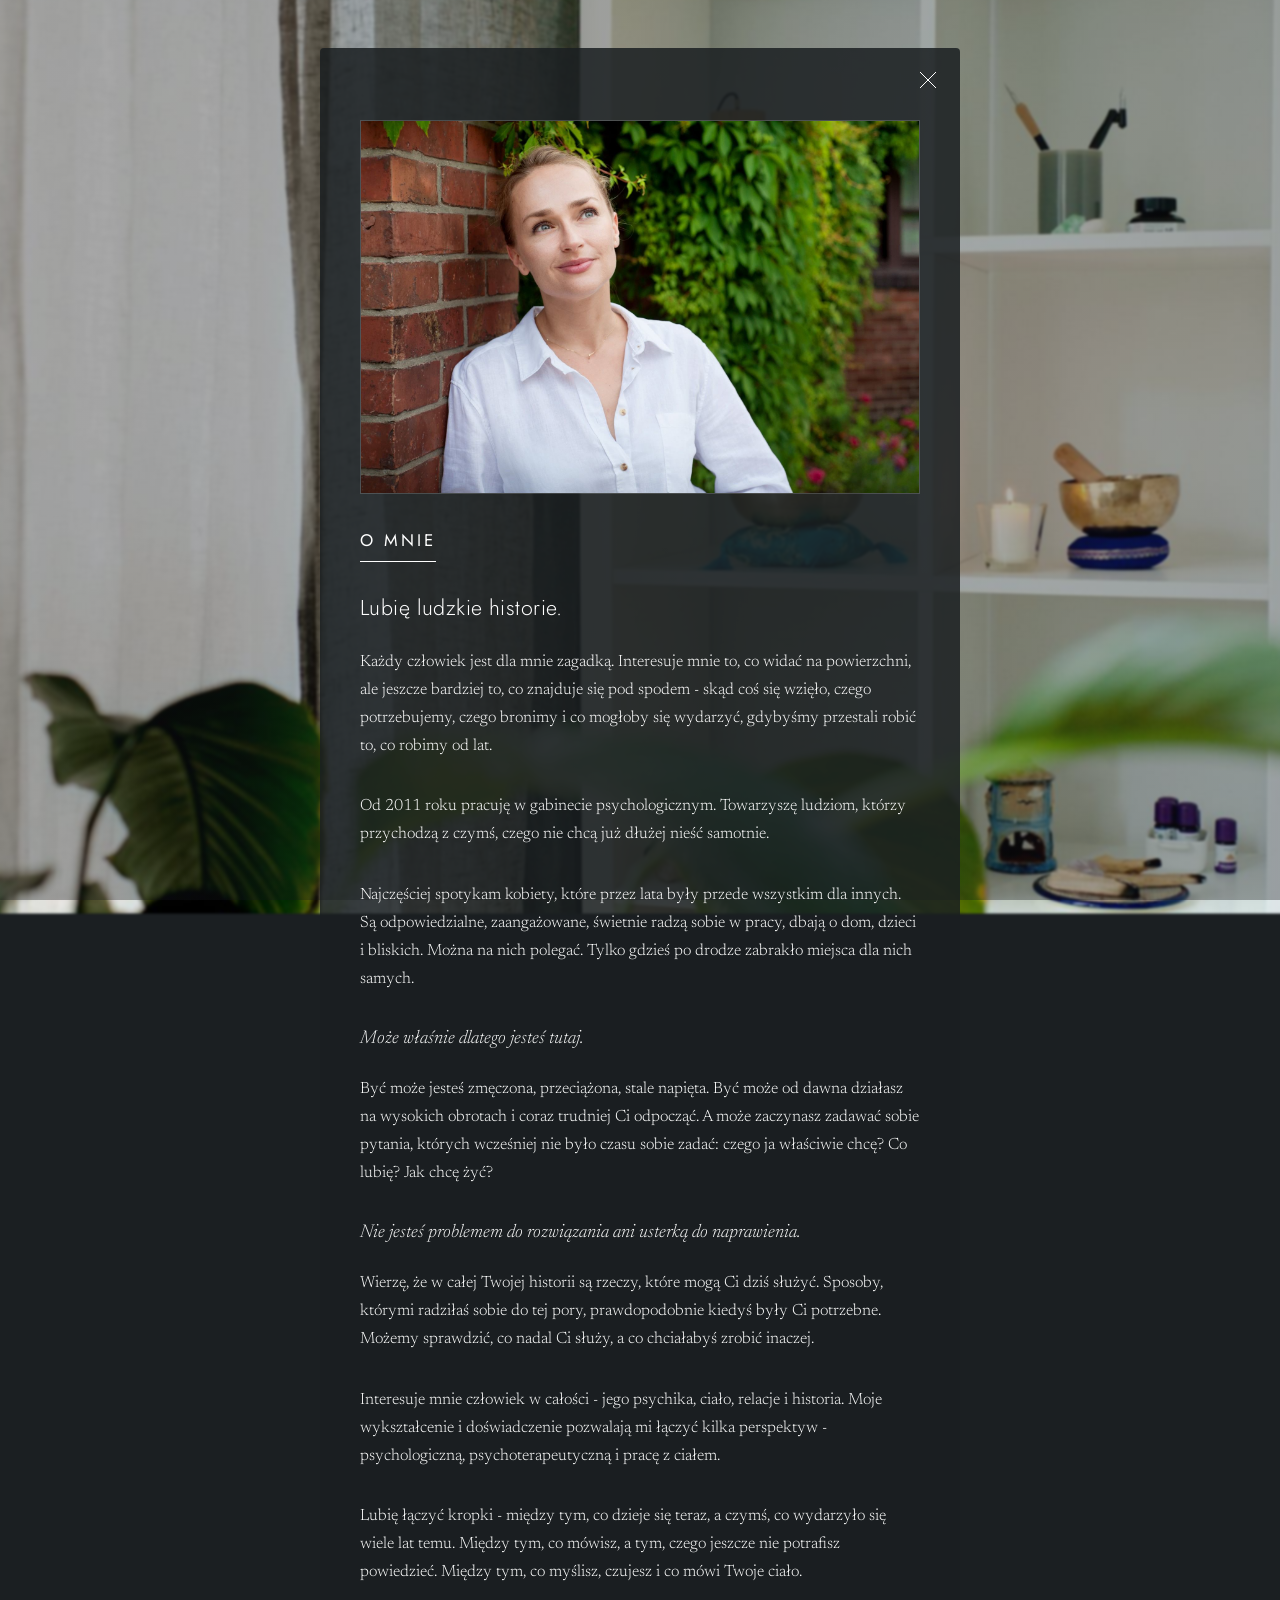
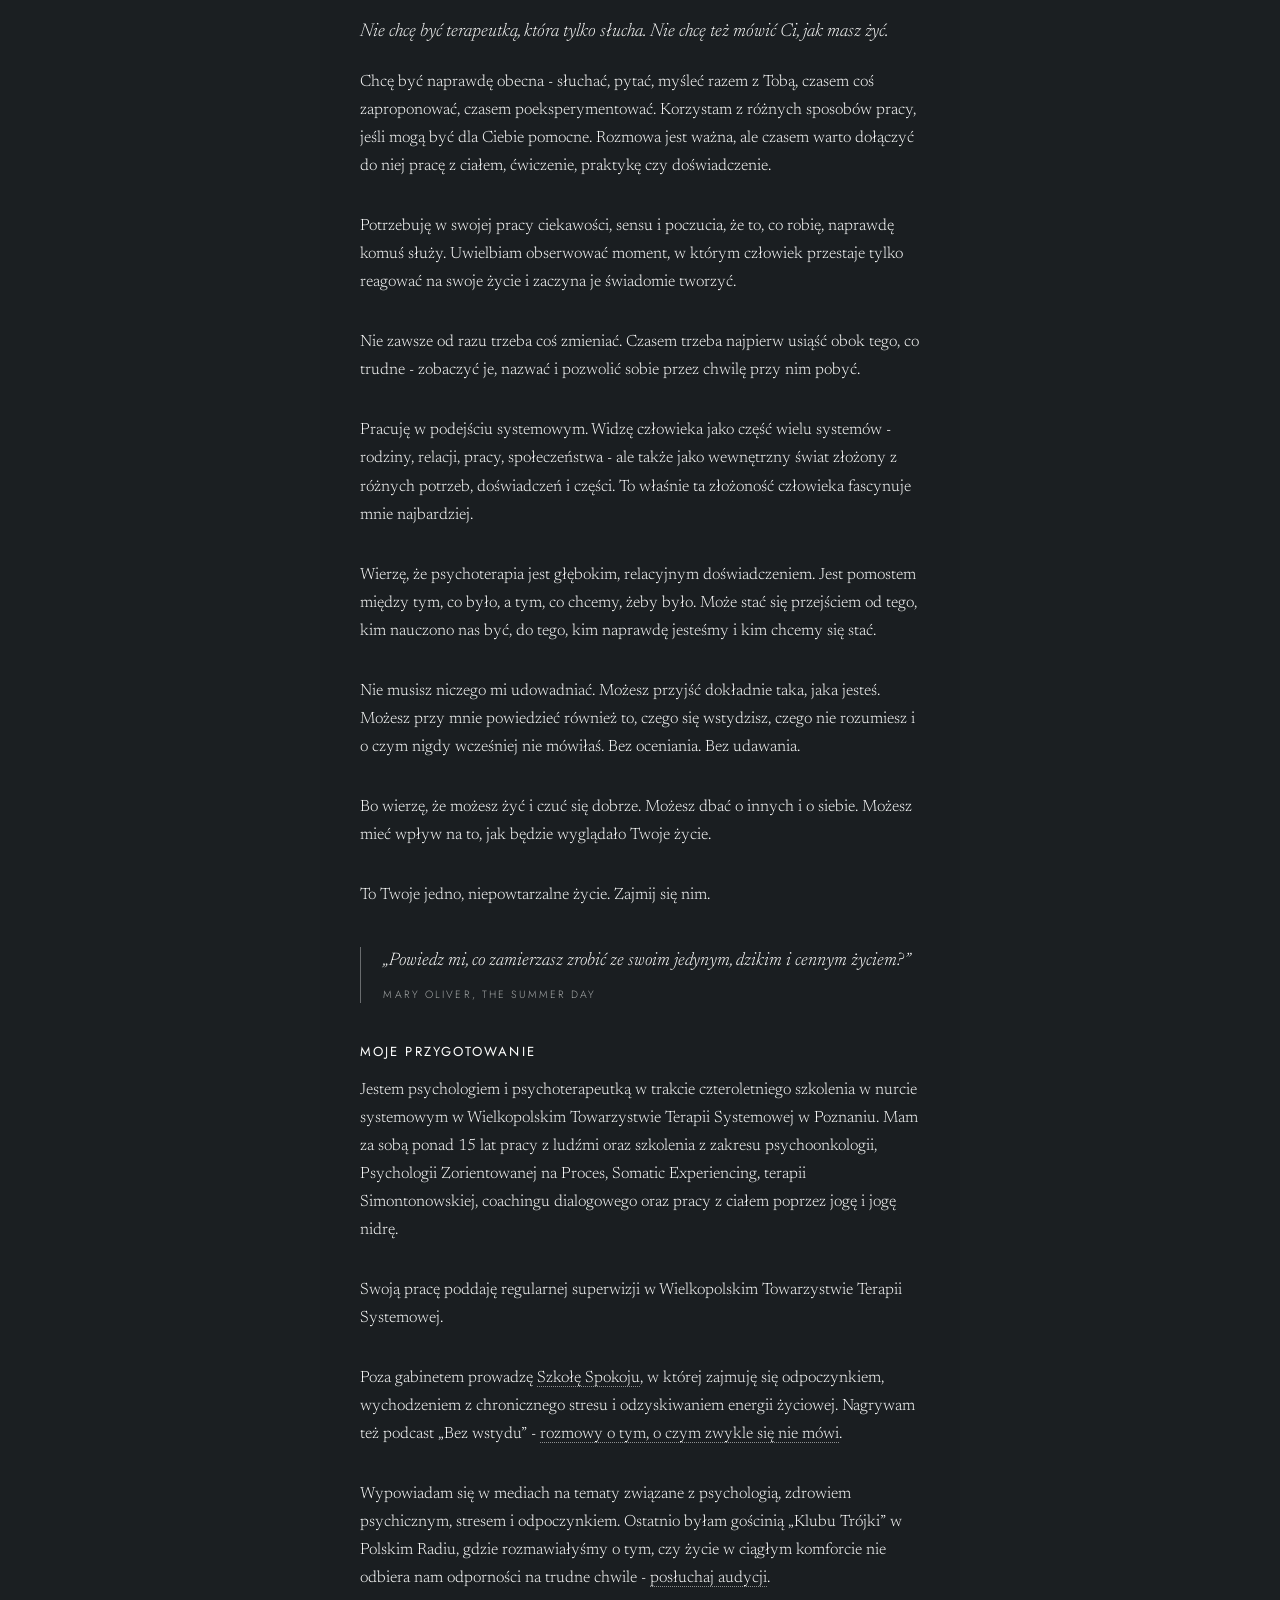
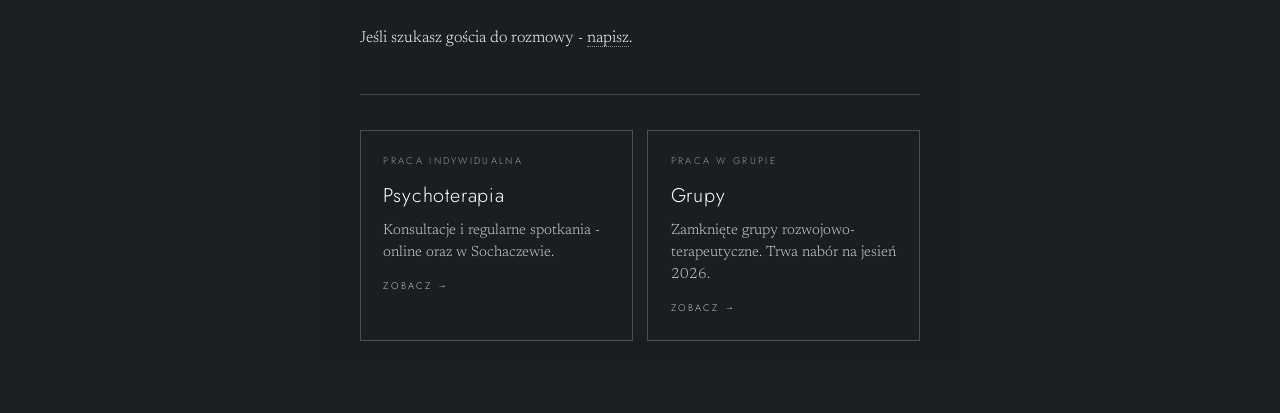
<file: emiliadabrowska.pl/o-mnie.html>
<!DOCTYPE HTML>
<html lang="pl">
	<head>
		<title>O mnie - Emilia Dąbrowska</title>
		<meta charset="utf-8" />
		<meta name="viewport" content="width=device-width, initial-scale=1, user-scalable=no" />
		<meta name="description" content="Psycholog, psychoterapeutka w podejściu systemowym. Wykształcenie, sposób pracy, superwizja." />
		<link rel="stylesheet" href="assets/css/main.css" />
		<link rel="stylesheet" href="assets/css/custom.css" />
		<noscript><link rel="stylesheet" href="assets/css/noscript.css" /></noscript>
	</head>
	<body class="is-preload bg-detal" data-article="o-mnie">
		<div id="wrapper">
				<header id="header">
						<div class="logo"><svg viewBox="-92 -92 184 184" aria-hidden="true"><circle cx="0" cy="0" r="88" fill="none" stroke="currentColor" stroke-width="1.6"/><path d="M-52.00,11.00L-51.44,10.19L-50.87,9.39L-50.29,8.63L-49.72,7.88L-49.14,7.15L-48.57,6.45L-47.99,5.76L-47.41,5.09L-46.84,4.45L-46.26,3.82L-45.68,3.22L-45.11,2.63L-44.53,2.07L-43.96,1.52L-43.39,0.99L-42.82,0.48L-42.25,-0.01L-41.68,-0.48L-41.11,-0.93L-40.55,-1.36L-39.99,-1.77L-39.43,-2.17L-38.87,-2.54L-38.31,-2.90L-37.76,-3.24L-37.21,-3.56L-36.67,-3.87L-36.13,-4.15L-35.59,-4.42L-35.05,-4.67L-34.52,-4.91L-33.99,-5.13L-33.47,-5.33L-32.95,-5.51L-32.44,-5.68L-31.93,-5.83L-31.42,-5.97L-30.92,-6.09L-30.42,-6.19L-29.93,-6.28L-29.45,-6.36L-28.97,-6.42L-28.49,-6.47L-28.03,-6.50L-27.56,-6.52L-27.10,-6.53L-26.65,-6.52L-26.20,-6.51L-25.76,-6.48L-25.32,-6.43L-24.89,-6.38L-24.46,-6.31L-24.03,-6.24L-23.62,-6.15L-23.20,-6.05L-22.79,-5.94L-22.38,-5.82L-21.98,-5.69L-21.58,-5.56L-21.19,-5.41L-20.80,-5.25L-20.41,-5.08L-20.03,-4.90L-19.64,-4.72L-19.27,-4.52L-18.89,-4.31L-18.52,-4.10L-18.15,-3.88L-17.78,-3.64L-17.41,-3.40L-17.02,-3.23L-16.62,-3.04L-16.22,-2.84L-15.82,-2.63L-15.42,-2.42L-15.02,-2.19L-14.62,-1.95L-14.22,-1.71L-13.82,-1.45L-13.42,-1.18L-13.02,-0.91L-12.61,-0.62L-12.21,-0.33L-11.81,-0.03L-11.41,0.29L-11.01,0.61L-10.61,0.94L-10.21,1.28L-9.81,1.63L-9.41,1.99L-9.01,2.35L-8.61,2.73L-8.21,3.11L-7.82,3.50L-7.42,3.90L-7.03,4.31L-6.63,4.73L-6.24,5.16L-5.85,5.59L-5.46,6.03L-4.98,6.57L-4.50,7.09L-4.01,7.60L-3.51,8.10L-3.00,8.59L-2.49,9.06L-1.97,9.53L-1.45,9.98L-0.92,10.41L-0.38,10.84L0.16,11.25L0.71,11.64L1.27,12.03L1.83,12.40L2.40,12.75L2.97,13.10L3.55,13.42L4.14,13.74L4.73,14.04L5.33,14.32L5.93,14.60L6.54,14.85L7.15,15.09L7.77,15.32L8.39,15.53L9.01,15.73L9.64,15.91L10.28,16.07L10.91,16.22L11.55,16.35L12.21,16.39L12.87,16.42L13.52,16.42L14.18,16.42L14.83,16.39L15.48,16.35L16.13,16.29L16.78,16.22L17.43,16.14L18.07,16.03L18.71,15.92L19.35,15.78L19.99,15.64L20.62,15.47L21.25,15.30L21.88,15.11L22.50,14.90L23.12,14.68L23.74,14.45L24.35,14.20L24.97,13.94L25.58,13.66L26.18,13.38L26.79,13.07L27.39,12.76L27.98,12.43L28.58,12.09L29.17,11.73L29.76,11.36L30.34,10.98L30.93,10.59L31.51,10.18L32.09,9.76L32.66,9.33L33.23,8.88L33.80,8.42L34.37,7.95L34.94,7.47L35.50,6.97L36.06,6.46L36.62,5.93L37.18,5.40L37.73,4.85L38.28,4.29L38.83,3.71L39.38,3.12L39.93,2.52L40.47,1.91L41.01,1.28L41.55,0.64L42.09,-0.02L42.63,-0.68L43.16,-1.36L43.69,-2.06L44.22,-2.77L44.75,-3.49L45.28,-4.22L45.80,-4.97L46.33,-5.73L46.85,-6.51L47.37,-7.30L47.89,-8.10L48.40,-8.91L48.92,-9.74L49.43,-10.59L49.95,-11.44L50.46,-12.31L50.97,-13.20L51.48,-14.09L52.00,-15.00L52.00,-15.00L51.43,-14.12L50.86,-13.27L50.28,-12.43L49.70,-11.61L49.11,-10.80L48.52,-10.02L47.93,-9.25L47.33,-8.49L46.74,-7.76L46.14,-7.04L45.54,-6.34L44.93,-5.66L44.33,-4.99L43.72,-4.34L43.12,-3.70L42.51,-3.09L41.90,-2.48L41.30,-1.90L40.69,-1.33L40.08,-0.78L39.47,-0.25L38.86,0.27L38.26,0.77L37.65,1.26L37.04,1.73L36.44,2.18L35.83,2.61L35.23,3.03L34.63,3.44L34.03,3.83L33.43,4.20L32.83,4.55L32.24,4.89L31.64,5.21L31.06,5.52L30.47,5.81L29.88,6.09L29.30,6.35L28.73,6.60L28.15,6.82L27.58,7.04L27.02,7.24L26.45,7.42L25.90,7.59L25.34,7.75L24.79,7.88L24.25,8.01L23.71,8.12L23.17,8.22L22.65,8.30L22.12,8.37L21.60,8.42L21.09,8.46L20.59,8.49L20.09,8.51L19.59,8.51L19.10,8.50L18.62,8.48L18.14,8.44L17.67,8.40L17.21,8.34L16.75,8.27L16.30,8.19L15.86,8.10L15.42,7.99L14.99,7.88L14.56,7.76L14.14,7.62L13.73,7.48L13.32,7.32L12.90,7.24L12.48,7.14L12.06,7.03L11.65,6.91L11.24,6.78L10.83,6.64L10.42,6.49L10.01,6.33L9.61,6.16L9.20,5.98L8.80,5.79L8.40,5.58L8.00,5.37L7.60,5.14L7.20,4.91L6.80,4.66L6.41,4.40L6.02,4.13L5.63,3.85L5.24,3.55L4.85,3.25L4.46,2.93L4.08,2.60L3.70,2.26L3.32,1.91L2.94,1.55L2.57,1.17L2.20,0.78L1.83,0.38L1.46,-0.03L1.01,-0.54L0.55,-1.05L0.09,-1.54L-0.37,-2.04L-0.84,-2.52L-1.31,-3.00L-1.78,-3.47L-2.26,-3.93L-2.74,-4.38L-3.22,-4.83L-3.71,-5.26L-4.20,-5.69L-4.70,-6.11L-5.20,-6.53L-5.70,-6.93L-6.21,-7.33L-6.72,-7.71L-7.24,-8.09L-7.76,-8.46L-8.28,-8.82L-8.81,-9.16L-9.34,-9.50L-9.87,-9.83L-10.41,-10.15L-10.95,-10.46L-11.50,-10.76L-12.05,-11.04L-12.61,-11.32L-13.17,-11.58L-13.73,-11.84L-14.33,-12.00L-14.93,-12.16L-15.53,-12.30L-16.13,-12.43L-16.73,-12.55L-17.33,-12.65L-17.93,-12.74L-18.54,-12.81L-19.14,-12.87L-19.74,-12.91L-20.34,-12.94L-20.94,-12.96L-21.54,-12.96L-22.13,-12.95L-22.73,-12.92L-23.32,-12.88L-23.92,-12.82L-24.51,-12.75L-25.09,-12.67L-25.68,-12.57L-26.26,-12.45L-26.84,-12.32L-27.42,-12.18L-28.00,-12.02L-28.57,-11.84L-29.14,-11.65L-29.70,-11.45L-30.26,-11.23L-30.82,-11.00L-31.38,-10.76L-31.93,-10.50L-32.48,-10.22L-33.03,-9.93L-33.57,-9.63L-34.11,-9.32L-34.64,-8.99L-35.18,-8.64L-35.71,-8.28L-36.24,-7.91L-36.77,-7.53L-37.29,-7.13L-37.81,-6.71L-38.33,-6.28L-38.85,-5.84L-39.36,-5.38L-39.88,-4.91L-40.39,-4.43L-40.90,-3.93L-41.41,-3.41L-41.92,-2.88L-42.42,-2.34L-42.93,-1.78L-43.43,-1.20L-43.94,-0.61L-44.44,-0.01L-44.94,0.61L-45.44,1.25L-45.94,1.90L-46.45,2.57L-46.95,3.26L-47.45,3.96L-47.95,4.67L-48.45,5.41L-48.95,6.16L-49.46,6.92L-49.96,7.71L-50.47,8.51L-50.97,9.32L-51.48,10.15L-52.00,11.00Z" fill="currentColor"/></svg></div>
						<div class="content">
							<div class="inner">
								<p class="studio-line">Pracownia Psychoterapii i Rozwoju &nbsp;·&nbsp; online / Sochaczew</p>
								<h1>Emilia Dąbrowska</h1>
								<p class="title-line">psycholog &nbsp;·&nbsp; psychoterapeutka</p>
							</div>
						</div>
						<nav>
							<ul>
								<li><a href="o-mnie.html">O mnie</a></li>
								<li><a href="psychoterapia.html">Psychoterapia</a></li>
								<li><a href="grupy.html">Grupy</a></li>
								<li><a href="pracownia.html">Pracownia</a></li>
								<li><a href="kontakt.html">Kontakt</a></li>
							</ul>
						</nav>
					</header>

					<div id="main">
						<article id="o-mnie">
							<div class="foto"><img src="images/top-o-mnie.jpg" alt="Emilia Dąbrowska" loading="lazy" /></div>

							<h2 class="major">O mnie</h2>

							<p class="otwarcie">Lubię ludzkie historie.</p>

							<p>Każdy człowiek jest dla mnie zagadką. Interesuje mnie to, co widać na powierzchni, ale jeszcze bardziej to, co znajduje się pod spodem - skąd coś się wzięło, czego potrzebujemy, czego bronimy i co mogłoby się wydarzyć, gdybyśmy przestali robić to, co robimy od lat.</p>

							<p>Od 2011 roku pracuję w gabinecie psychologicznym. Towarzyszę ludziom, którzy przychodzą z czymś, czego nie chcą już dłużej nieść samotnie.</p>

							<p>Najczęściej spotykam kobiety, które przez lata były przede wszystkim dla innych. Są odpowiedzialne, zaangażowane, świetnie radzą sobie w pracy, dbają o dom, dzieci i bliskich. Można na nich polegać. Tylko gdzieś po drodze zabrakło miejsca dla nich samych.</p>

							<p class="wyroznik">Może właśnie dlatego jesteś tutaj.</p>

							<p>Być może jesteś zmęczona, przeciążona, stale napięta. Być może od dawna działasz na wysokich obrotach i coraz trudniej Ci odpocząć. A może zaczynasz zadawać sobie pytania, których wcześniej nie było czasu sobie zadać: czego ja właściwie chcę? Co lubię? Jak chcę żyć?</p>

							<p class="wyroznik">Nie jesteś problemem do rozwiązania ani usterką do naprawienia.</p>

							<p>Wierzę, że w całej Twojej historii są rzeczy, które mogą Ci dziś służyć. Sposoby, którymi radziłaś sobie do tej pory, prawdopodobnie kiedyś były Ci potrzebne. Możemy sprawdzić, co nadal Ci służy, a co chciałabyś zrobić inaczej.</p>

							<p>Interesuje mnie człowiek w całości - jego psychika, ciało, relacje i historia. Moje wykształcenie i doświadczenie pozwalają mi łączyć kilka perspektyw - psychologiczną, psychoterapeutyczną i pracę z ciałem.</p>

							<p>Lubię łączyć kropki - między tym, co dzieje się teraz, a czymś, co wydarzyło się wiele lat temu. Między tym, co mówisz, a tym, czego jeszcze nie potrafisz powiedzieć. Między tym, co myślisz, czujesz i co mówi Twoje ciało.</p>

							<p class="wyroznik">Nie chcę być terapeutką, która tylko słucha. Nie chcę też mówić Ci, jak masz żyć.</p>

							<p>Chcę być naprawdę obecna - słuchać, pytać, myśleć razem z Tobą, czasem coś zaproponować, czasem poeksperymentować. Korzystam z różnych sposobów pracy, jeśli mogą być dla Ciebie pomocne. Rozmowa jest ważna, ale czasem warto dołączyć do niej pracę z ciałem, ćwiczenie, praktykę czy doświadczenie.</p>

							<p>Potrzebuję w swojej pracy ciekawości, sensu i poczucia, że to, co robię, naprawdę komuś służy. Uwielbiam obserwować moment, w którym człowiek przestaje tylko reagować na swoje życie i zaczyna je świadomie tworzyć.</p>

							<p>Nie zawsze od razu trzeba coś zmieniać. Czasem trzeba najpierw usiąść obok tego, co trudne - zobaczyć je, nazwać i pozwolić sobie przez chwilę przy nim pobyć.</p>

							<p>Pracuję w podejściu systemowym. Widzę człowieka jako część wielu systemów - rodziny, relacji, pracy, społeczeństwa - ale także jako wewnętrzny świat złożony z różnych potrzeb, doświadczeń i części. To właśnie ta złożoność człowieka fascynuje mnie najbardziej.</p>

							<p>Wierzę, że psychoterapia jest głębokim, relacyjnym doświadczeniem. Jest pomostem między tym, co było, a tym, co chcemy, żeby było. Może stać się przejściem od tego, kim nauczono nas być, do tego, kim naprawdę jesteśmy i kim chcemy się stać.</p>

							<p>Nie musisz niczego mi udowadniać. Możesz przyjść dokładnie taka, jaka jesteś. Możesz przy mnie powiedzieć również to, czego się wstydzisz, czego nie rozumiesz i o czym nigdy wcześniej nie mówiłaś. Bez oceniania. Bez udawania.</p>

							<p>Bo wierzę, że możesz żyć i czuć się dobrze. Możesz dbać o innych i o siebie. Możesz mieć wpływ na to, jak będzie wyglądało Twoje życie.</p>

							<p>To Twoje jedno, niepowtarzalne życie. Zajmij się nim.</p>

							<blockquote class="cytat">„Powiedz mi, co zamierzasz zrobić ze swoim jedynym, dzikim i cennym życiem?”
							<cite>Mary Oliver, The Summer Day</cite></blockquote>

							<h3>Moje przygotowanie</h3>

							<p>Jestem psychologiem i psychoterapeutką w trakcie czteroletniego szkolenia w nurcie systemowym w Wielkopolskim Towarzystwie Terapii Systemowej w Poznaniu. Mam za sobą ponad 15 lat pracy z ludźmi oraz szkolenia z zakresu psychoonkologii, Psychologii Zorientowanej na Proces, Somatic Experiencing, terapii Simontonowskiej, coachingu dialogowego oraz pracy z ciałem poprzez jogę i jogę nidrę.</p>

							<p>Swoją pracę poddaję regularnej superwizji w Wielkopolskim Towarzystwie Terapii Systemowej.</p>

							<p>Poza gabinetem prowadzę <a href="https://szkolaspokoju.pl" target="_blank" rel="noopener">Szkołę Spokoju</a>, w której zajmuję się odpoczynkiem, wychodzeniem z chronicznego stresu i odzyskiwaniem energii życiowej. Nagrywam też podcast „Bez wstydu” - <a href="https://open.spotify.com/show/0ogx5RkCbFFsbMcqjS9Qk5" target="_blank" rel="noopener">rozmowy o tym, o czym zwykle się nie mówi</a>.</p>

							<p>Wypowiadam się w mediach na tematy związane z psychologią, zdrowiem psychicznym, stresem i odpoczynkiem. Ostatnio byłam gościnią „Klubu Trójki” w Polskim Radiu, gdzie rozmawiałyśmy o tym, czy życie w ciągłym komforcie nie odbiera nam odporności na trudne chwile - <a href="https://trojka.polskieradio.pl/artykul/3721682,klub-trojki-o-pulapce-zycia-w-komforcie-czy-to-slepy-zaulek" target="_blank" rel="noopener">posłuchaj audycji</a>.</p>

							<p>Jeśli szukasz gościa do rozmowy - <a href="kontakt.html">napisz</a>.</p>

							<div class="sciezka">
							<a href="psychoterapia.html">
							<span class="co">Praca indywidualna</span>
							<span class="nazwa">Psychoterapia</span>
							<span class="opis">Konsultacje i regularne spotkania - online oraz w Sochaczewie.</span>
							<span class="strzalka">Zobacz →</span>
							</a>
							<a href="grupy.html">
							<span class="co">Praca w grupie</span>
							<span class="nazwa">Grupy</span>
							<span class="opis">Zamknięte grupy rozwojowo-terapeutyczne. Trwa nabór na jesień 2026.</span>
							<span class="strzalka">Zobacz →</span>
							</a>
							</div>
						</article>
					</div>

				<footer id="footer">
					<p class="copyright">© Emilia Dąbrowska · Pracownia Psychoterapii i Rozwoju · ul. Długa 9b, 96-500 Sochaczew</p>
				</footer>

		</div>

		<div id="bg"></div>

		<script src="assets/js/jquery.min.js"></script>
		<script src="assets/js/browser.min.js"></script>
		<script src="assets/js/breakpoints.min.js"></script>
		<script src="assets/js/util.js"></script>
		<script src="assets/js/main.js"></script>
<script>
(function(){
  function kreska(){
    var nav=document.querySelector('#header nav');
    if(!nav) return;
    var li=nav.querySelectorAll('ul li')[2];
    if(!li) return;
    nav.style.setProperty('--mid', (li.offsetLeft + li.offsetWidth/2) + 'px');
  }
  function studio(){
    var el=document.querySelector('.studio-line');
    if(!el) return;
    var max=el.parentElement.clientWidth;
    if(!max) return;
    var fs=10;
    el.style.fontSize=fs+'px';
    var i=0;
    while(el.scrollWidth>max && fs>4.5 && i<60){ fs-=0.2; el.style.fontSize=fs+'px'; i++; }
  }
  function wszystko(){ studio(); kreska(); }
  window.addEventListener('load', wszystko);
  window.addEventListener('resize', wszystko);
  if (document.fonts && document.fonts.ready) document.fonts.ready.then(wszystko);
})();
</script>
	</body>
</html>
</file>
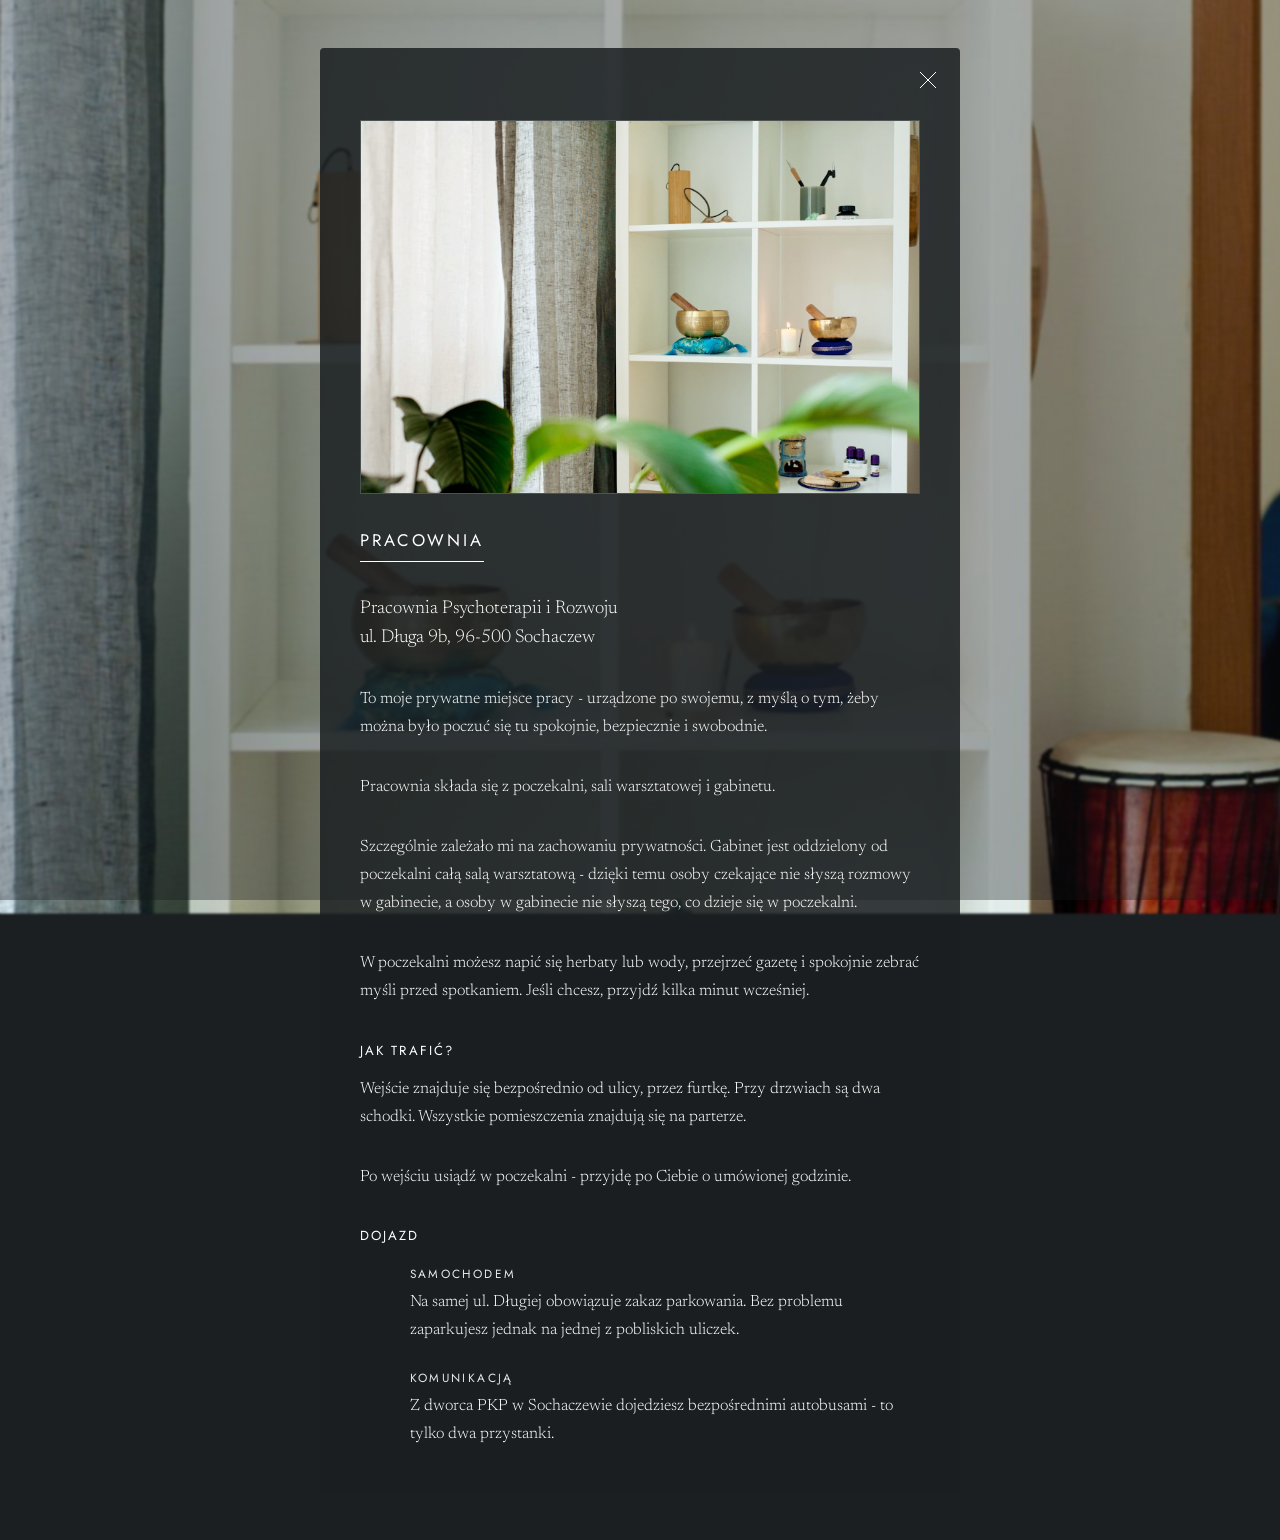
<file: emiliadabrowska.pl/pracownia.html>
<!DOCTYPE HTML>
<html lang="pl">
	<head>
		<title>Pracownia - Emilia Dąbrowska</title>
		<meta charset="utf-8" />
		<meta name="viewport" content="width=device-width, initial-scale=1, user-scalable=no" />
		<meta name="description" content="Pracownia Psychoterapii i Rozwoju, ul. Długa 9b w Sochaczewie. Jak trafić i gdzie zaparkować." />
		<link rel="stylesheet" href="assets/css/main.css" />
		<link rel="stylesheet" href="assets/css/custom.css" />
		<noscript><link rel="stylesheet" href="assets/css/noscript.css" /></noscript>
	</head>
	<body class="is-preload bg-polka" data-article="pracownia">
		<div id="wrapper">
				<header id="header">
						<div class="logo"><svg viewBox="-92 -92 184 184" aria-hidden="true"><circle cx="0" cy="0" r="88" fill="none" stroke="currentColor" stroke-width="1.6"/><path d="M-52.00,11.00L-51.44,10.19L-50.87,9.39L-50.29,8.63L-49.72,7.88L-49.14,7.15L-48.57,6.45L-47.99,5.76L-47.41,5.09L-46.84,4.45L-46.26,3.82L-45.68,3.22L-45.11,2.63L-44.53,2.07L-43.96,1.52L-43.39,0.99L-42.82,0.48L-42.25,-0.01L-41.68,-0.48L-41.11,-0.93L-40.55,-1.36L-39.99,-1.77L-39.43,-2.17L-38.87,-2.54L-38.31,-2.90L-37.76,-3.24L-37.21,-3.56L-36.67,-3.87L-36.13,-4.15L-35.59,-4.42L-35.05,-4.67L-34.52,-4.91L-33.99,-5.13L-33.47,-5.33L-32.95,-5.51L-32.44,-5.68L-31.93,-5.83L-31.42,-5.97L-30.92,-6.09L-30.42,-6.19L-29.93,-6.28L-29.45,-6.36L-28.97,-6.42L-28.49,-6.47L-28.03,-6.50L-27.56,-6.52L-27.10,-6.53L-26.65,-6.52L-26.20,-6.51L-25.76,-6.48L-25.32,-6.43L-24.89,-6.38L-24.46,-6.31L-24.03,-6.24L-23.62,-6.15L-23.20,-6.05L-22.79,-5.94L-22.38,-5.82L-21.98,-5.69L-21.58,-5.56L-21.19,-5.41L-20.80,-5.25L-20.41,-5.08L-20.03,-4.90L-19.64,-4.72L-19.27,-4.52L-18.89,-4.31L-18.52,-4.10L-18.15,-3.88L-17.78,-3.64L-17.41,-3.40L-17.02,-3.23L-16.62,-3.04L-16.22,-2.84L-15.82,-2.63L-15.42,-2.42L-15.02,-2.19L-14.62,-1.95L-14.22,-1.71L-13.82,-1.45L-13.42,-1.18L-13.02,-0.91L-12.61,-0.62L-12.21,-0.33L-11.81,-0.03L-11.41,0.29L-11.01,0.61L-10.61,0.94L-10.21,1.28L-9.81,1.63L-9.41,1.99L-9.01,2.35L-8.61,2.73L-8.21,3.11L-7.82,3.50L-7.42,3.90L-7.03,4.31L-6.63,4.73L-6.24,5.16L-5.85,5.59L-5.46,6.03L-4.98,6.57L-4.50,7.09L-4.01,7.60L-3.51,8.10L-3.00,8.59L-2.49,9.06L-1.97,9.53L-1.45,9.98L-0.92,10.41L-0.38,10.84L0.16,11.25L0.71,11.64L1.27,12.03L1.83,12.40L2.40,12.75L2.97,13.10L3.55,13.42L4.14,13.74L4.73,14.04L5.33,14.32L5.93,14.60L6.54,14.85L7.15,15.09L7.77,15.32L8.39,15.53L9.01,15.73L9.64,15.91L10.28,16.07L10.91,16.22L11.55,16.35L12.21,16.39L12.87,16.42L13.52,16.42L14.18,16.42L14.83,16.39L15.48,16.35L16.13,16.29L16.78,16.22L17.43,16.14L18.07,16.03L18.71,15.92L19.35,15.78L19.99,15.64L20.62,15.47L21.25,15.30L21.88,15.11L22.50,14.90L23.12,14.68L23.74,14.45L24.35,14.20L24.97,13.94L25.58,13.66L26.18,13.38L26.79,13.07L27.39,12.76L27.98,12.43L28.58,12.09L29.17,11.73L29.76,11.36L30.34,10.98L30.93,10.59L31.51,10.18L32.09,9.76L32.66,9.33L33.23,8.88L33.80,8.42L34.37,7.95L34.94,7.47L35.50,6.97L36.06,6.46L36.62,5.93L37.18,5.40L37.73,4.85L38.28,4.29L38.83,3.71L39.38,3.12L39.93,2.52L40.47,1.91L41.01,1.28L41.55,0.64L42.09,-0.02L42.63,-0.68L43.16,-1.36L43.69,-2.06L44.22,-2.77L44.75,-3.49L45.28,-4.22L45.80,-4.97L46.33,-5.73L46.85,-6.51L47.37,-7.30L47.89,-8.10L48.40,-8.91L48.92,-9.74L49.43,-10.59L49.95,-11.44L50.46,-12.31L50.97,-13.20L51.48,-14.09L52.00,-15.00L52.00,-15.00L51.43,-14.12L50.86,-13.27L50.28,-12.43L49.70,-11.61L49.11,-10.80L48.52,-10.02L47.93,-9.25L47.33,-8.49L46.74,-7.76L46.14,-7.04L45.54,-6.34L44.93,-5.66L44.33,-4.99L43.72,-4.34L43.12,-3.70L42.51,-3.09L41.90,-2.48L41.30,-1.90L40.69,-1.33L40.08,-0.78L39.47,-0.25L38.86,0.27L38.26,0.77L37.65,1.26L37.04,1.73L36.44,2.18L35.83,2.61L35.23,3.03L34.63,3.44L34.03,3.83L33.43,4.20L32.83,4.55L32.24,4.89L31.64,5.21L31.06,5.52L30.47,5.81L29.88,6.09L29.30,6.35L28.73,6.60L28.15,6.82L27.58,7.04L27.02,7.24L26.45,7.42L25.90,7.59L25.34,7.75L24.79,7.88L24.25,8.01L23.71,8.12L23.17,8.22L22.65,8.30L22.12,8.37L21.60,8.42L21.09,8.46L20.59,8.49L20.09,8.51L19.59,8.51L19.10,8.50L18.62,8.48L18.14,8.44L17.67,8.40L17.21,8.34L16.75,8.27L16.30,8.19L15.86,8.10L15.42,7.99L14.99,7.88L14.56,7.76L14.14,7.62L13.73,7.48L13.32,7.32L12.90,7.24L12.48,7.14L12.06,7.03L11.65,6.91L11.24,6.78L10.83,6.64L10.42,6.49L10.01,6.33L9.61,6.16L9.20,5.98L8.80,5.79L8.40,5.58L8.00,5.37L7.60,5.14L7.20,4.91L6.80,4.66L6.41,4.40L6.02,4.13L5.63,3.85L5.24,3.55L4.85,3.25L4.46,2.93L4.08,2.60L3.70,2.26L3.32,1.91L2.94,1.55L2.57,1.17L2.20,0.78L1.83,0.38L1.46,-0.03L1.01,-0.54L0.55,-1.05L0.09,-1.54L-0.37,-2.04L-0.84,-2.52L-1.31,-3.00L-1.78,-3.47L-2.26,-3.93L-2.74,-4.38L-3.22,-4.83L-3.71,-5.26L-4.20,-5.69L-4.70,-6.11L-5.20,-6.53L-5.70,-6.93L-6.21,-7.33L-6.72,-7.71L-7.24,-8.09L-7.76,-8.46L-8.28,-8.82L-8.81,-9.16L-9.34,-9.50L-9.87,-9.83L-10.41,-10.15L-10.95,-10.46L-11.50,-10.76L-12.05,-11.04L-12.61,-11.32L-13.17,-11.58L-13.73,-11.84L-14.33,-12.00L-14.93,-12.16L-15.53,-12.30L-16.13,-12.43L-16.73,-12.55L-17.33,-12.65L-17.93,-12.74L-18.54,-12.81L-19.14,-12.87L-19.74,-12.91L-20.34,-12.94L-20.94,-12.96L-21.54,-12.96L-22.13,-12.95L-22.73,-12.92L-23.32,-12.88L-23.92,-12.82L-24.51,-12.75L-25.09,-12.67L-25.68,-12.57L-26.26,-12.45L-26.84,-12.32L-27.42,-12.18L-28.00,-12.02L-28.57,-11.84L-29.14,-11.65L-29.70,-11.45L-30.26,-11.23L-30.82,-11.00L-31.38,-10.76L-31.93,-10.50L-32.48,-10.22L-33.03,-9.93L-33.57,-9.63L-34.11,-9.32L-34.64,-8.99L-35.18,-8.64L-35.71,-8.28L-36.24,-7.91L-36.77,-7.53L-37.29,-7.13L-37.81,-6.71L-38.33,-6.28L-38.85,-5.84L-39.36,-5.38L-39.88,-4.91L-40.39,-4.43L-40.90,-3.93L-41.41,-3.41L-41.92,-2.88L-42.42,-2.34L-42.93,-1.78L-43.43,-1.20L-43.94,-0.61L-44.44,-0.01L-44.94,0.61L-45.44,1.25L-45.94,1.90L-46.45,2.57L-46.95,3.26L-47.45,3.96L-47.95,4.67L-48.45,5.41L-48.95,6.16L-49.46,6.92L-49.96,7.71L-50.47,8.51L-50.97,9.32L-51.48,10.15L-52.00,11.00Z" fill="currentColor"/></svg></div>
						<div class="content">
							<div class="inner">
								<p class="studio-line">Pracownia Psychoterapii i Rozwoju &nbsp;·&nbsp; online / Sochaczew</p>
								<h1>Emilia Dąbrowska</h1>
								<p class="title-line">psycholog &nbsp;·&nbsp; psychoterapeutka</p>
							</div>
						</div>
						<nav>
							<ul>
								<li><a href="o-mnie.html">O mnie</a></li>
								<li><a href="psychoterapia.html">Psychoterapia</a></li>
								<li><a href="grupy.html">Grupy</a></li>
								<li><a href="pracownia.html">Pracownia</a></li>
								<li><a href="kontakt.html">Kontakt</a></li>
							</ul>
						</nav>
					</header>

					<div id="main">
						<article id="pracownia">
							<div class="foto"><img src="images/top-pracownia.jpg" alt="Wnętrze Pracowni Psychoterapii i Rozwoju" loading="lazy" /></div>

							<h2 class="major">Pracownia</h2>

							<p class="lead">Pracownia Psychoterapii i Rozwoju<br />
							ul. Długa 9b, 96-500 Sochaczew</p>

							<p>To moje prywatne miejsce pracy - urządzone po swojemu, z myślą o tym, żeby można było poczuć się tu spokojnie, bezpiecznie i swobodnie.</p>

							<p>Pracownia składa się z poczekalni, sali warsztatowej i gabinetu.</p>

							<p>Szczególnie zależało mi na zachowaniu prywatności. Gabinet jest oddzielony od poczekalni całą salą warsztatową - dzięki temu osoby czekające nie słyszą rozmowy w gabinecie, a osoby w gabinecie nie słyszą tego, co dzieje się w poczekalni.</p>

							<p>W poczekalni możesz napić się herbaty lub wody, przejrzeć gazetę i spokojnie zebrać myśli przed spotkaniem. Jeśli chcesz, przyjdź kilka minut wcześniej.</p>

							<h3>Jak trafić?</h3>

							<p>Wejście znajduje się bezpośrednio od ulicy, przez furtkę. Przy drzwiach są dwa schodki. Wszystkie pomieszczenia znajdują się na parterze.</p>

							<p>Po wejściu usiądź w poczekalni - przyjdę po Ciebie o umówionej godzinie.</p>

							<h3>Dojazd</h3>

							<p class="etap"><b>Samochodem</b><br />
							Na samej ul. Długiej obowiązuje zakaz parkowania. Bez problemu zaparkujesz jednak na jednej z pobliskich uliczek.</p>

							<p class="etap"><b>Komunikacją</b><br />
							Z dworca PKP w Sochaczewie dojedziesz bezpośrednimi autobusami - to tylko dwa przystanki.</p>
						</article>
					</div>

				<footer id="footer">
					<p class="copyright">© Emilia Dąbrowska · Pracownia Psychoterapii i Rozwoju · ul. Długa 9b, 96-500 Sochaczew</p>
				</footer>

		</div>

		<div id="bg"></div>

		<script src="assets/js/jquery.min.js"></script>
		<script src="assets/js/browser.min.js"></script>
		<script src="assets/js/breakpoints.min.js"></script>
		<script src="assets/js/util.js"></script>
		<script src="assets/js/main.js"></script>
<script>
(function(){
  function kreska(){
	  var nav=document.querySelector('#header nav');
	  if(!nav) return;
	  if(nav.offsetWidth===0) return;
	  var li=nav.querySelectorAll('ul li')[2];
	  if(!li) return;
	  nav.style.setProperty('--mid', (li.offsetLeft + li.offsetWidth/2) + 'px');
  }
	function studio(){
		var el=document.querySelector('.studio-line');
		if(!el) return;
		var max=el.parentElement.clientWidth;
		if(!max) return;
		var fs=10;
		el.style.fontSize=fs+'px';
		var i=0;
		while(el.scrollWidth>max && fs>4.5 && i<60){ fs-=0.2; el.style.fontSize=fs+'px'; i++; }
	}
	function wszystko(){ studio(); kreska(); }
	wszystko();
	window.addEventListener('load', wszystko);
	window.addEventListener('resize', wszystko);
	if (document.fonts && document.fonts.ready) document.fonts.ready.then(wszystko);
	if (window.MutationObserver) {
		new MutationObserver(wszystko).observe(document.body, {attributes:true, attributeFilter:['class']});
	}
})();
</script>
	</body>
</html>
</file>
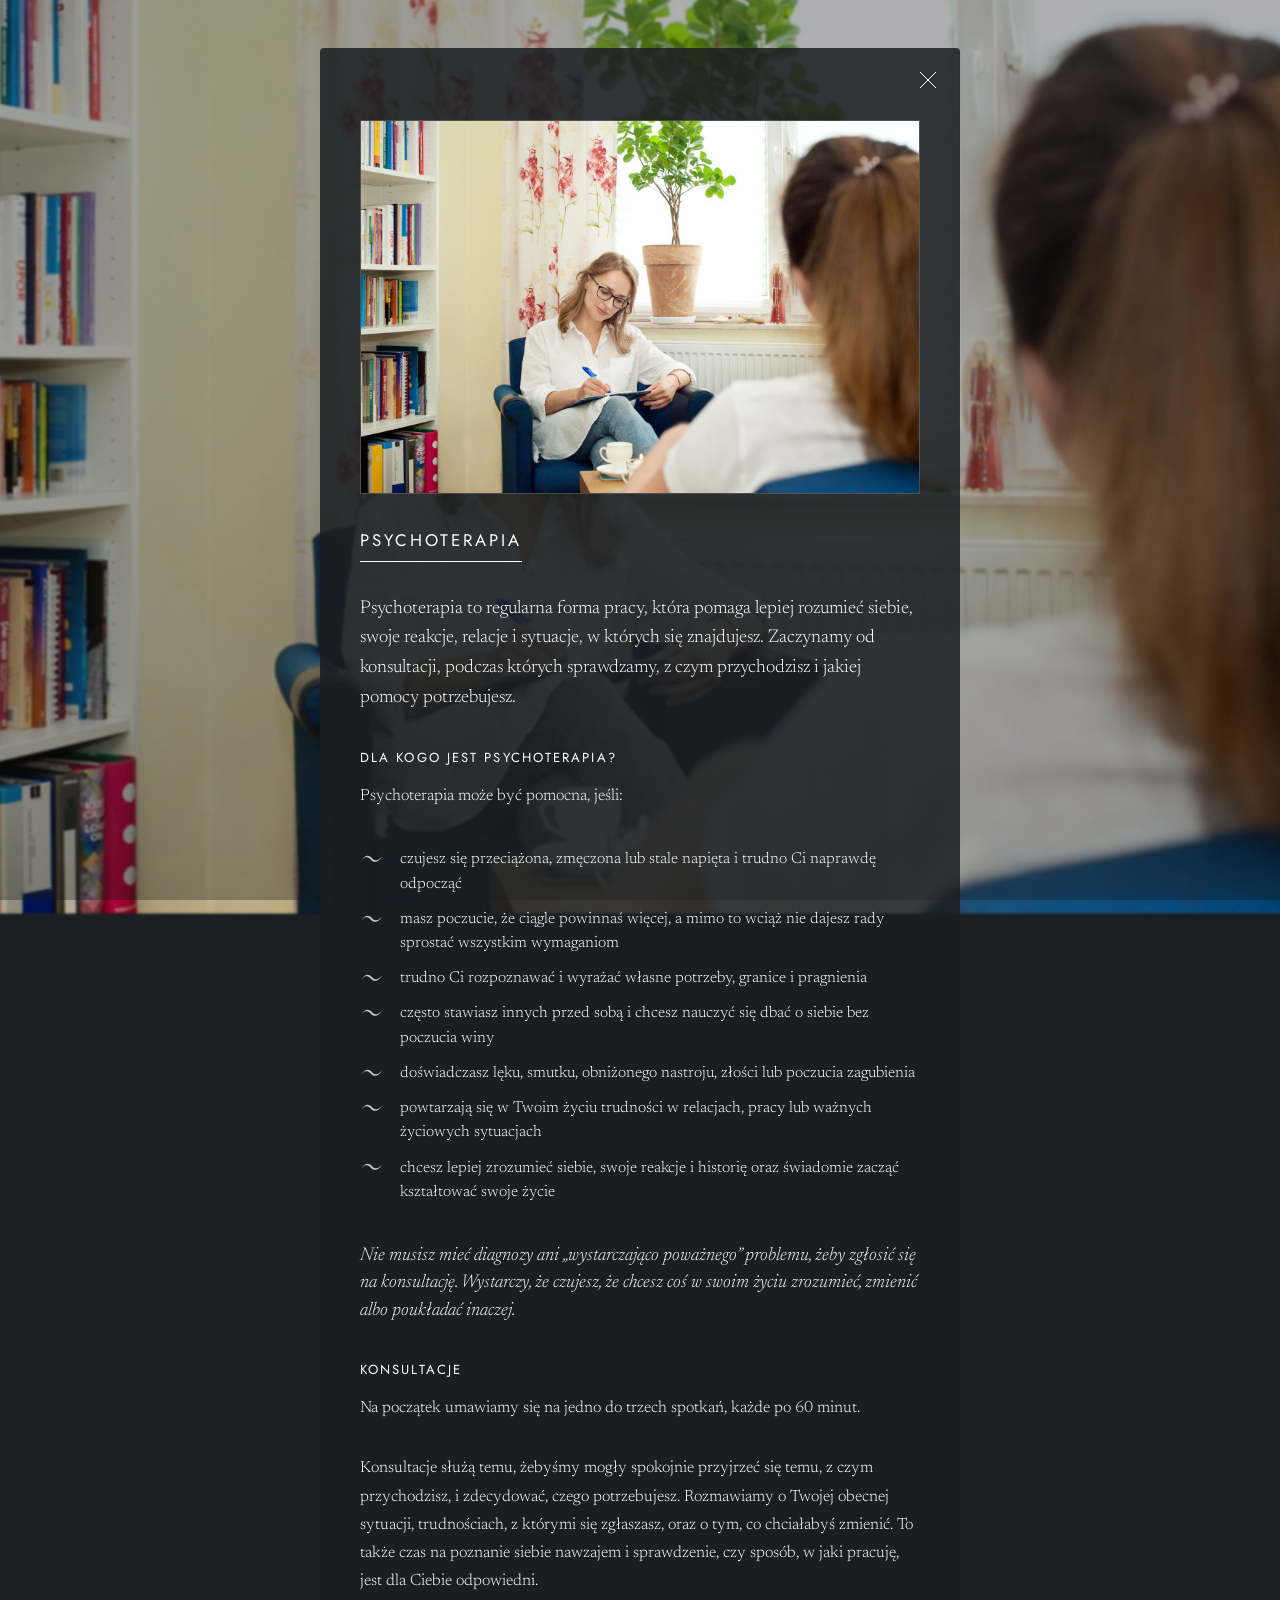
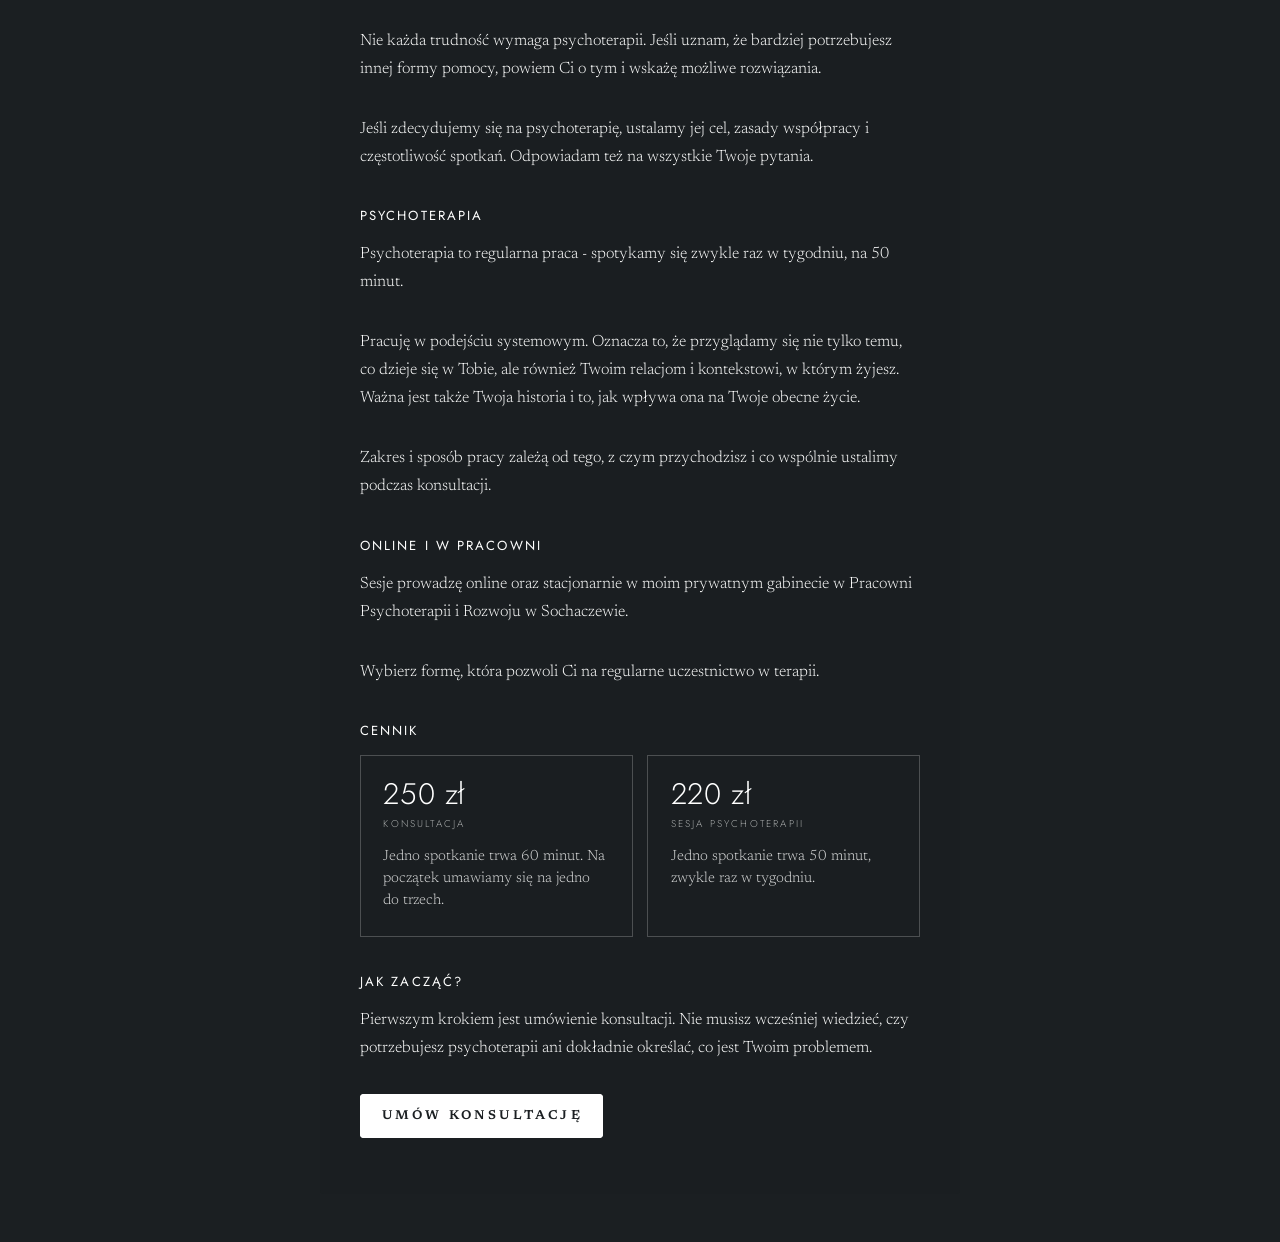
<file: emiliadabrowska.pl/psychoterapia.html>
<!DOCTYPE HTML>
<html lang="pl">
	<head>
		<title>Psychoterapia - Emilia Dąbrowska</title>
		<meta charset="utf-8" />
		<meta name="viewport" content="width=device-width, initial-scale=1, user-scalable=no" />
		<meta name="description" content="Konsultacje i psychoterapia systemowa online oraz w Sochaczewie. Cennik i zasady współpracy." />
		<link rel="stylesheet" href="assets/css/main.css" />
		<link rel="stylesheet" href="assets/css/custom.css" />
		<noscript><link rel="stylesheet" href="assets/css/noscript.css" /></noscript>
	</head>
	<body class="is-preload bg-gabinet" data-article="psychoterapia">
		<div id="wrapper">
				<header id="header">
						<div class="logo"><svg viewBox="-92 -92 184 184" aria-hidden="true"><circle cx="0" cy="0" r="88" fill="none" stroke="currentColor" stroke-width="1.6"/><path d="M-52.00,11.00L-51.44,10.19L-50.87,9.39L-50.29,8.63L-49.72,7.88L-49.14,7.15L-48.57,6.45L-47.99,5.76L-47.41,5.09L-46.84,4.45L-46.26,3.82L-45.68,3.22L-45.11,2.63L-44.53,2.07L-43.96,1.52L-43.39,0.99L-42.82,0.48L-42.25,-0.01L-41.68,-0.48L-41.11,-0.93L-40.55,-1.36L-39.99,-1.77L-39.43,-2.17L-38.87,-2.54L-38.31,-2.90L-37.76,-3.24L-37.21,-3.56L-36.67,-3.87L-36.13,-4.15L-35.59,-4.42L-35.05,-4.67L-34.52,-4.91L-33.99,-5.13L-33.47,-5.33L-32.95,-5.51L-32.44,-5.68L-31.93,-5.83L-31.42,-5.97L-30.92,-6.09L-30.42,-6.19L-29.93,-6.28L-29.45,-6.36L-28.97,-6.42L-28.49,-6.47L-28.03,-6.50L-27.56,-6.52L-27.10,-6.53L-26.65,-6.52L-26.20,-6.51L-25.76,-6.48L-25.32,-6.43L-24.89,-6.38L-24.46,-6.31L-24.03,-6.24L-23.62,-6.15L-23.20,-6.05L-22.79,-5.94L-22.38,-5.82L-21.98,-5.69L-21.58,-5.56L-21.19,-5.41L-20.80,-5.25L-20.41,-5.08L-20.03,-4.90L-19.64,-4.72L-19.27,-4.52L-18.89,-4.31L-18.52,-4.10L-18.15,-3.88L-17.78,-3.64L-17.41,-3.40L-17.02,-3.23L-16.62,-3.04L-16.22,-2.84L-15.82,-2.63L-15.42,-2.42L-15.02,-2.19L-14.62,-1.95L-14.22,-1.71L-13.82,-1.45L-13.42,-1.18L-13.02,-0.91L-12.61,-0.62L-12.21,-0.33L-11.81,-0.03L-11.41,0.29L-11.01,0.61L-10.61,0.94L-10.21,1.28L-9.81,1.63L-9.41,1.99L-9.01,2.35L-8.61,2.73L-8.21,3.11L-7.82,3.50L-7.42,3.90L-7.03,4.31L-6.63,4.73L-6.24,5.16L-5.85,5.59L-5.46,6.03L-4.98,6.57L-4.50,7.09L-4.01,7.60L-3.51,8.10L-3.00,8.59L-2.49,9.06L-1.97,9.53L-1.45,9.98L-0.92,10.41L-0.38,10.84L0.16,11.25L0.71,11.64L1.27,12.03L1.83,12.40L2.40,12.75L2.97,13.10L3.55,13.42L4.14,13.74L4.73,14.04L5.33,14.32L5.93,14.60L6.54,14.85L7.15,15.09L7.77,15.32L8.39,15.53L9.01,15.73L9.64,15.91L10.28,16.07L10.91,16.22L11.55,16.35L12.21,16.39L12.87,16.42L13.52,16.42L14.18,16.42L14.83,16.39L15.48,16.35L16.13,16.29L16.78,16.22L17.43,16.14L18.07,16.03L18.71,15.92L19.35,15.78L19.99,15.64L20.62,15.47L21.25,15.30L21.88,15.11L22.50,14.90L23.12,14.68L23.74,14.45L24.35,14.20L24.97,13.94L25.58,13.66L26.18,13.38L26.79,13.07L27.39,12.76L27.98,12.43L28.58,12.09L29.17,11.73L29.76,11.36L30.34,10.98L30.93,10.59L31.51,10.18L32.09,9.76L32.66,9.33L33.23,8.88L33.80,8.42L34.37,7.95L34.94,7.47L35.50,6.97L36.06,6.46L36.62,5.93L37.18,5.40L37.73,4.85L38.28,4.29L38.83,3.71L39.38,3.12L39.93,2.52L40.47,1.91L41.01,1.28L41.55,0.64L42.09,-0.02L42.63,-0.68L43.16,-1.36L43.69,-2.06L44.22,-2.77L44.75,-3.49L45.28,-4.22L45.80,-4.97L46.33,-5.73L46.85,-6.51L47.37,-7.30L47.89,-8.10L48.40,-8.91L48.92,-9.74L49.43,-10.59L49.95,-11.44L50.46,-12.31L50.97,-13.20L51.48,-14.09L52.00,-15.00L52.00,-15.00L51.43,-14.12L50.86,-13.27L50.28,-12.43L49.70,-11.61L49.11,-10.80L48.52,-10.02L47.93,-9.25L47.33,-8.49L46.74,-7.76L46.14,-7.04L45.54,-6.34L44.93,-5.66L44.33,-4.99L43.72,-4.34L43.12,-3.70L42.51,-3.09L41.90,-2.48L41.30,-1.90L40.69,-1.33L40.08,-0.78L39.47,-0.25L38.86,0.27L38.26,0.77L37.65,1.26L37.04,1.73L36.44,2.18L35.83,2.61L35.23,3.03L34.63,3.44L34.03,3.83L33.43,4.20L32.83,4.55L32.24,4.89L31.64,5.21L31.06,5.52L30.47,5.81L29.88,6.09L29.30,6.35L28.73,6.60L28.15,6.82L27.58,7.04L27.02,7.24L26.45,7.42L25.90,7.59L25.34,7.75L24.79,7.88L24.25,8.01L23.71,8.12L23.17,8.22L22.65,8.30L22.12,8.37L21.60,8.42L21.09,8.46L20.59,8.49L20.09,8.51L19.59,8.51L19.10,8.50L18.62,8.48L18.14,8.44L17.67,8.40L17.21,8.34L16.75,8.27L16.30,8.19L15.86,8.10L15.42,7.99L14.99,7.88L14.56,7.76L14.14,7.62L13.73,7.48L13.32,7.32L12.90,7.24L12.48,7.14L12.06,7.03L11.65,6.91L11.24,6.78L10.83,6.64L10.42,6.49L10.01,6.33L9.61,6.16L9.20,5.98L8.80,5.79L8.40,5.58L8.00,5.37L7.60,5.14L7.20,4.91L6.80,4.66L6.41,4.40L6.02,4.13L5.63,3.85L5.24,3.55L4.85,3.25L4.46,2.93L4.08,2.60L3.70,2.26L3.32,1.91L2.94,1.55L2.57,1.17L2.20,0.78L1.83,0.38L1.46,-0.03L1.01,-0.54L0.55,-1.05L0.09,-1.54L-0.37,-2.04L-0.84,-2.52L-1.31,-3.00L-1.78,-3.47L-2.26,-3.93L-2.74,-4.38L-3.22,-4.83L-3.71,-5.26L-4.20,-5.69L-4.70,-6.11L-5.20,-6.53L-5.70,-6.93L-6.21,-7.33L-6.72,-7.71L-7.24,-8.09L-7.76,-8.46L-8.28,-8.82L-8.81,-9.16L-9.34,-9.50L-9.87,-9.83L-10.41,-10.15L-10.95,-10.46L-11.50,-10.76L-12.05,-11.04L-12.61,-11.32L-13.17,-11.58L-13.73,-11.84L-14.33,-12.00L-14.93,-12.16L-15.53,-12.30L-16.13,-12.43L-16.73,-12.55L-17.33,-12.65L-17.93,-12.74L-18.54,-12.81L-19.14,-12.87L-19.74,-12.91L-20.34,-12.94L-20.94,-12.96L-21.54,-12.96L-22.13,-12.95L-22.73,-12.92L-23.32,-12.88L-23.92,-12.82L-24.51,-12.75L-25.09,-12.67L-25.68,-12.57L-26.26,-12.45L-26.84,-12.32L-27.42,-12.18L-28.00,-12.02L-28.57,-11.84L-29.14,-11.65L-29.70,-11.45L-30.26,-11.23L-30.82,-11.00L-31.38,-10.76L-31.93,-10.50L-32.48,-10.22L-33.03,-9.93L-33.57,-9.63L-34.11,-9.32L-34.64,-8.99L-35.18,-8.64L-35.71,-8.28L-36.24,-7.91L-36.77,-7.53L-37.29,-7.13L-37.81,-6.71L-38.33,-6.28L-38.85,-5.84L-39.36,-5.38L-39.88,-4.91L-40.39,-4.43L-40.90,-3.93L-41.41,-3.41L-41.92,-2.88L-42.42,-2.34L-42.93,-1.78L-43.43,-1.20L-43.94,-0.61L-44.44,-0.01L-44.94,0.61L-45.44,1.25L-45.94,1.90L-46.45,2.57L-46.95,3.26L-47.45,3.96L-47.95,4.67L-48.45,5.41L-48.95,6.16L-49.46,6.92L-49.96,7.71L-50.47,8.51L-50.97,9.32L-51.48,10.15L-52.00,11.00Z" fill="currentColor"/></svg></div>
						<div class="content">
							<div class="inner">
								<p class="studio-line">Pracownia Psychoterapii i Rozwoju &nbsp;·&nbsp; online / Sochaczew</p>
								<h1>Emilia Dąbrowska</h1>
								<p class="title-line">psycholog &nbsp;·&nbsp; psychoterapeutka</p>
							</div>
						</div>
						<nav>
							<ul>
								<li><a href="o-mnie.html">O mnie</a></li>
								<li><a href="psychoterapia.html">Psychoterapia</a></li>
								<li><a href="grupy.html">Grupy</a></li>
								<li><a href="pracownia.html">Pracownia</a></li>
								<li><a href="kontakt.html">Kontakt</a></li>
							</ul>
						</nav>
					</header>

					<div id="main">
						<article id="psychoterapia">
							<div class="foto"><img src="images/top-psychoterapia.jpg" alt="Gabinet w Pracowni Psychoterapii i Rozwoju" loading="lazy" /></div>

							<h2 class="major">Psychoterapia</h2>

							<p class="lead">Psychoterapia to regularna forma pracy, która pomaga lepiej rozumieć siebie, swoje reakcje, relacje i sytuacje, w których się znajdujesz. Zaczynamy od konsultacji, podczas których sprawdzamy, z czym przychodzisz i jakiej pomocy potrzebujesz.</p>

							<h3>Dla kogo jest psychoterapia?</h3>

							<p>Psychoterapia może być pomocna, jeśli:</p>

							<ul class="fala">
							<li>czujesz się przeciążona, zmęczona lub stale napięta i trudno Ci naprawdę odpocząć</li>
							<li>masz poczucie, że ciągle powinnaś więcej, a mimo to wciąż nie dajesz rady sprostać wszystkim wymaganiom</li>
							<li>trudno Ci rozpoznawać i wyrażać własne potrzeby, granice i pragnienia</li>
							<li>często stawiasz innych przed sobą i chcesz nauczyć się dbać o siebie bez poczucia winy</li>
							<li>doświadczasz lęku, smutku, obniżonego nastroju, złości lub poczucia zagubienia</li>
							<li>powtarzają się w Twoim życiu trudności w relacjach, pracy lub ważnych życiowych sytuacjach</li>
							<li>chcesz lepiej zrozumieć siebie, swoje reakcje i historię oraz świadomie zacząć kształtować swoje życie</li>
							</ul>

							<p class="wyroznik">Nie musisz mieć diagnozy ani „wystarczająco poważnego” problemu, żeby zgłosić się na konsultację. Wystarczy, że czujesz, że chcesz coś w swoim życiu zrozumieć, zmienić albo poukładać inaczej.</p>

							<h3>Konsultacje</h3>

							<p>Na początek umawiamy się na jedno do trzech spotkań, każde po 60 minut.</p>

							<p>Konsultacje służą temu, żebyśmy mogły spokojnie przyjrzeć się temu, z czym przychodzisz, i zdecydować, czego potrzebujesz. Rozmawiamy o Twojej obecnej sytuacji, trudnościach, z którymi się zgłaszasz, oraz o tym, co chciałabyś zmienić. To także czas na poznanie siebie nawzajem i sprawdzenie, czy sposób, w jaki pracuję, jest dla Ciebie odpowiedni.</p>

							<p>Nie każda trudność wymaga psychoterapii. Jeśli uznam, że bardziej potrzebujesz innej formy pomocy, powiem Ci o tym i wskażę możliwe rozwiązania.</p>

							<p>Jeśli zdecydujemy się na psychoterapię, ustalamy jej cel, zasady współpracy i częstotliwość spotkań. Odpowiadam też na wszystkie Twoje pytania.</p>

							<h3>Psychoterapia</h3>

							<p>Psychoterapia to regularna praca - spotykamy się zwykle raz w tygodniu, na 50 minut.</p>

							<p>Pracuję w podejściu systemowym. Oznacza to, że przyglądamy się nie tylko temu, co dzieje się w Tobie, ale również Twoim relacjom i kontekstowi, w którym żyjesz. Ważna jest także Twoja historia i to, jak wpływa ona na Twoje obecne życie.</p>

							<p>Zakres i sposób pracy zależą od tego, z czym przychodzisz i co wspólnie ustalimy podczas konsultacji.</p>

							<h3>Online i w Pracowni</h3>

							<p>Sesje prowadzę online oraz stacjonarnie w moim prywatnym gabinecie w Pracowni Psychoterapii i Rozwoju w Sochaczewie.</p>

							<p>Wybierz formę, która pozwoli Ci na regularne uczestnictwo w terapii.</p>

							<h3>Cennik</h3>

							<div class="platnosc">
							<div class="opcja">
							<span class="kwota">250 zł</span>
							<span class="co">konsultacja</span>
							<p class="opis">Jedno spotkanie trwa 60 minut. Na początek umawiamy się na jedno do trzech.</p>
							</div>
							<div class="opcja">
							<span class="kwota">220 zł</span>
							<span class="co">sesja psychoterapii</span>
							<p class="opis">Jedno spotkanie trwa 50 minut, zwykle raz w tygodniu.</p>
							</div>
							</div>

							<h3>Jak zacząć?</h3>

							<p>Pierwszym krokiem jest umówienie konsultacji. Nie musisz wcześniej wiedzieć, czy potrzebujesz psychoterapii ani dokładnie określać, co jest Twoim problemem.</p>

							<ul class="actions">
							<li><a href="kontakt.html" class="button primary">Umów konsultację</a></li>
							</ul>
						</article>
					</div>

				<footer id="footer">
					<p class="copyright">© Emilia Dąbrowska · Pracownia Psychoterapii i Rozwoju · ul. Długa 9b, 96-500 Sochaczew</p>
				</footer>

		</div>

		<div id="bg"></div>

		<script src="assets/js/jquery.min.js"></script>
		<script src="assets/js/browser.min.js"></script>
		<script src="assets/js/breakpoints.min.js"></script>
		<script src="assets/js/util.js"></script>
		<script src="assets/js/main.js"></script>
<script>
(function(){
  function kreska(){
	  var nav=document.querySelector('#header nav');
	  if(!nav) return;
	  if(nav.offsetWidth===0) return;
	  var li=nav.querySelectorAll('ul li')[2];
	  if(!li) return;
	  nav.style.setProperty('--mid', (li.offsetLeft + li.offsetWidth/2) + 'px');
  }
	function studio(){
		var el=document.querySelector('.studio-line');
		if(!el) return;
		var max=el.parentElement.clientWidth;
		if(!max) return;
		var fs=10;
		el.style.fontSize=fs+'px';
		var i=0;
		while(el.scrollWidth>max && fs>4.5 && i<60){ fs-=0.2; el.style.fontSize=fs+'px'; i++; }
	}
	function wszystko(){ studio(); kreska(); }
	wszystko();
	window.addEventListener('load', wszystko);
	window.addEventListener('resize', wszystko);
	if (document.fonts && document.fonts.ready) document.fonts.ready.then(wszystko);
	if (window.MutationObserver) {
		new MutationObserver(wszystko).observe(document.body, {attributes:true, attributeFilter:['class']});
	}
})();
</script>
	</body>
</html>
</file>
<file: emiliadabrowska.pl/assets/css/main.css>
@import url("https://fonts.googleapis.com/css?family=Source+Sans+Pro:300italic,600italic,300,600");

/*
	Dimension by Pixelarity
	pixelarity.com | hello@pixelarity.com
	License: pixelarity.com/license
*/

html, body, div, span, applet, object,
iframe, h1, h2, h3, h4, h5, h6, p, blockquote,
pre, a, abbr, acronym, address, big, cite,
code, del, dfn, em, img, ins, kbd, q, s, samp,
small, strike, strong, sub, sup, tt, var, b,
u, i, center, dl, dt, dd, ol, ul, li, fieldset,
form, label, legend, table, caption, tbody,
tfoot, thead, tr, th, td, article, aside,
canvas, details, embed, figure, figcaption,
footer, header, hgroup, menu, nav, output, ruby,
section, summary, time, mark, audio, video {
	margin: 0;
	padding: 0;
	border: 0;
	font-size: 100%;
	font: inherit;
	vertical-align: baseline;}

article, aside, details, figcaption, figure,
footer, header, hgroup, menu, nav, section {
	display: block;}

body {
	line-height: 1;
}

ol, ul {
	list-style: none;
}

blockquote, q {
	quotes: none;
}

	blockquote:before, blockquote:after, q:before, q:after {
		content: '';
		content: none;
	}

table {
	border-collapse: collapse;
	border-spacing: 0;
}

body {
	-webkit-text-size-adjust: none;
}

mark {
	background-color: transparent;
	color: inherit;
}

input::-moz-focus-inner {
	border: 0;
	padding: 0;
}

input, select, textarea {
	-moz-appearance: none;
	-webkit-appearance: none;
	-ms-appearance: none;
	appearance: none;
}

/* Basic */

	@-ms-viewport {
		width: device-width;
	}

	@media screen and (max-width: 480px) {

		html, body {
			min-width: 320px;
		}

	}

	html {
		box-sizing: border-box;
	}

	*, *:before, *:after {
		box-sizing: inherit;
	}

	body {
		background: #1b1f22;
	}

		body.is-preload *, body.is-preload *:before, body.is-preload *:after {
			-moz-animation: none !important;
			-webkit-animation: none !important;
			-ms-animation: none !important;
			animation: none !important;
			-moz-transition: none !important;
			-webkit-transition: none !important;
			-ms-transition: none !important;
			transition: none !important;
		}

/* Type */

	html {
		font-size: 16pt;
	}

		@media screen and (max-width: 1680px) {

			html {
				font-size: 12pt;
			}

		}

		@media screen and (max-width: 736px) {

			html {
				font-size: 11pt;
			}

		}

		@media screen and (max-width: 360px) {

			html {
				font-size: 10pt;
			}

		}

	body, input, select, textarea {
		color: #ffffff;
		font-family: "Source Sans Pro", sans-serif;
		font-weight: 300;
		font-size: 1rem;
		line-height: 1.65;
	}

	a {
		-moz-transition: color 0.2s ease-in-out, background-color 0.2s ease-in-out, border-bottom-color 0.2s ease-in-out;
		-webkit-transition: color 0.2s ease-in-out, background-color 0.2s ease-in-out, border-bottom-color 0.2s ease-in-out;
		-ms-transition: color 0.2s ease-in-out, background-color 0.2s ease-in-out, border-bottom-color 0.2s ease-in-out;
		transition: color 0.2s ease-in-out, background-color 0.2s ease-in-out, border-bottom-color 0.2s ease-in-out;
		border-bottom: dotted 1px rgba(255, 255, 255, 0.5);
		text-decoration: none;
		color: inherit;
	}

		a:hover {
			border-bottom-color: transparent;
		}

	strong, b {
		color: #ffffff;
		font-weight: 600;
	}

	em, i {
		font-style: italic;
	}

	p {
		margin: 0 0 2rem 0;
	}

	h1, h2, h3, h4, h5, h6 {
		color: #ffffff;
		font-weight: 600;
		line-height: 1.5;
		margin: 0 0 1rem 0;
		text-transform: uppercase;
		letter-spacing: 0.2rem;
	}

		h1 a, h2 a, h3 a, h4 a, h5 a, h6 a {
			color: inherit;
			text-decoration: none;
		}

		h1.major, h2.major, h3.major, h4.major, h5.major, h6.major {
			border-bottom: solid 1px #ffffff;
			width: -moz-max-content;
			width: -webkit-max-content;
			width: -ms-max-content;
			width: max-content;
			padding-bottom: 0.5rem;
			margin: 0 0 2rem 0;
		}

	h1 {
		font-size: 2.25rem;
		line-height: 1.3;
		letter-spacing: 0.5rem;
	}

	h2 {
		font-size: 1.5rem;
		line-height: 1.4;
		letter-spacing: 0.5rem;
	}

	h3 {
		font-size: 1rem;
	}

	h4 {
		font-size: 0.8rem;
	}

	h5 {
		font-size: 0.7rem;
	}

	h6 {
		font-size: 0.6rem;
	}

	@media screen and (max-width: 736px) {

		h1 {
			font-size: 1.75rem;
			line-height: 1.4;
		}

		h2 {
			font-size: 1.25em;
			line-height: 1.5;
		}

	}

	sub {
		font-size: 0.8rem;
		position: relative;
		top: 0.5rem;
	}

	sup {
		font-size: 0.8rem;
		position: relative;
		top: -0.5rem;
	}

	blockquote {
		border-left: solid 4px #ffffff;
		font-style: italic;
		margin: 0 0 2rem 0;
		padding: 0.5rem 0 0.5rem 2rem;
	}

	code {
		background: rgba(255, 255, 255, 0.075);
		border-radius: 4px;
		font-family: "Courier New", monospace;
		font-size: 0.9rem;
		margin: 0 0.25rem;
		padding: 0.25rem 0.65rem;
	}

	pre {
		-webkit-overflow-scrolling: touch;
		font-family: "Courier New", monospace;
		font-size: 0.9rem;
		margin: 0 0 2rem 0;
	}

		pre code {
			display: block;
			line-height: 1.75;
			padding: 1rem 1.5rem;
			overflow-x: auto;
		}

	hr {
		border: 0;
		border-bottom: solid 1px #ffffff;
		margin: 2.75rem 0;
	}

	.align-left {
		text-align: left;
	}

	.align-center {
		text-align: center;
	}

	.align-right {
		text-align: right;
	}

/* Form */

	form {
		margin: 0 0 2rem 0;
	}

		form > :last-child {
			margin-bottom: 0;
		}

		form > .fields {
			display: -moz-flex;
			display: -webkit-flex;
			display: -ms-flex;
			display: flex;
			-moz-flex-wrap: wrap;
			-webkit-flex-wrap: wrap;
			-ms-flex-wrap: wrap;
			flex-wrap: wrap;
			width: calc(100% + 3rem);
			margin: -1.5rem 0 2rem -1.5rem;
		}

			form > .fields > .field {
				-moz-flex-grow: 0;
				-webkit-flex-grow: 0;
				-ms-flex-grow: 0;
				flex-grow: 0;
				-moz-flex-shrink: 0;
				-webkit-flex-shrink: 0;
				-ms-flex-shrink: 0;
				flex-shrink: 0;
				padding: 1.5rem 0 0 1.5rem;
				width: calc(100% - 1.5rem);
			}

				form > .fields > .field.half {
					width: calc(50% - 0.75rem);
				}

				form > .fields > .field.third {
					width: calc(100%/3 - 0.5rem);
				}

				form > .fields > .field.quarter {
					width: calc(25% - 0.375rem);
				}

		@media screen and (max-width: 480px) {

			form > .fields {
				width: calc(100% + 3rem);
				margin: -1.5rem 0 2rem -1.5rem;
			}

				form > .fields > .field {
					padding: 1.5rem 0 0 1.5rem;
					width: calc(100% - 1.5rem);
				}

					form > .fields > .field.half {
						width: calc(100% - 1.5rem);
					}

					form > .fields > .field.third {
						width: calc(100% - 1.5rem);
					}

					form > .fields > .field.quarter {
						width: calc(100% - 1.5rem);
					}

		}

	label {
		color: #ffffff;
		display: block;
		font-size: 0.8rem;
		font-weight: 300;
		letter-spacing: 0.2rem;
		line-height: 1.5;
		margin: 0 0 1rem 0;
		text-transform: uppercase;
	}

	input[type="text"],
	input[type="password"],
	input[type="email"],
	input[type="tel"],
	select,
	textarea {
		-moz-appearance: none;
		-webkit-appearance: none;
		-ms-appearance: none;
		appearance: none;
		-moz-transition: border-color 0.2s ease-in-out, box-shadow 0.2s ease-in-out, background-color 0.2s ease-in-out;
		-webkit-transition: border-color 0.2s ease-in-out, box-shadow 0.2s ease-in-out, background-color 0.2s ease-in-out;
		-ms-transition: border-color 0.2s ease-in-out, box-shadow 0.2s ease-in-out, background-color 0.2s ease-in-out;
		transition: border-color 0.2s ease-in-out, box-shadow 0.2s ease-in-out, background-color 0.2s ease-in-out;
		background-color: transparent;
		border-radius: 4px;
		border: solid 1px #ffffff;
		color: inherit;
		display: block;
		outline: 0;
		padding: 0 1rem;
		text-decoration: none;
		width: 100%;
	}

		input[type="text"]:invalid,
		input[type="password"]:invalid,
		input[type="email"]:invalid,
		input[type="tel"]:invalid,
		select:invalid,
		textarea:invalid {
			box-shadow: none;
		}

		input[type="text"]:focus,
		input[type="password"]:focus,
		input[type="email"]:focus,
		input[type="tel"]:focus,
		select:focus,
		textarea:focus {
			background: rgba(255, 255, 255, 0.075);
			border-color: #ffffff;
			box-shadow: 0 0 0 1px #ffffff;
		}

	select {
		background-image: url("data:image/svg+xml;charset=utf8,%3Csvg xmlns='http://www.w3.org/2000/svg' width='40' height='40' preserveAspectRatio='none' viewBox='0 0 40 40'%3E%3Cpath d='M9.4,12.3l10.4,10.4l10.4-10.4c0.2-0.2,0.5-0.4,0.9-0.4c0.3,0,0.6,0.1,0.9,0.4l3.3,3.3c0.2,0.2,0.4,0.5,0.4,0.9 c0,0.4-0.1,0.6-0.4,0.9L20.7,31.9c-0.2,0.2-0.5,0.4-0.9,0.4c-0.3,0-0.6-0.1-0.9-0.4L4.3,17.3c-0.2-0.2-0.4-0.5-0.4-0.9 c0-0.4,0.1-0.6,0.4-0.9l3.3-3.3c0.2-0.2,0.5-0.4,0.9-0.4S9.1,12.1,9.4,12.3z' fill='%23ffffff' /%3E%3C/svg%3E");
		background-size: 1.25rem;
		background-repeat: no-repeat;
		background-position: calc(100% - 1rem) center;
		height: 2.75rem;
		padding-right: 2.75rem;
		text-overflow: ellipsis;
	}

		select option {
			color: #ffffff;
			background: #1b1f22;
		}

		select:focus::-ms-value {
			background-color: transparent;
		}

		select::-ms-expand {
			display: none;
		}

	input[type="text"],
	input[type="password"],
	input[type="email"],
	select {
		height: 2.75rem;
	}

	textarea {
		padding: 0.75rem 1rem;
	}

	input[type="checkbox"],
	input[type="radio"] {
		-moz-appearance: none;
		-webkit-appearance: none;
		-ms-appearance: none;
		appearance: none;
		display: block;
		float: left;
		margin-right: -2rem;
		opacity: 0;
		width: 1rem;
		z-index: -1;
	}

		input[type="checkbox"] + label,
		input[type="radio"] + label {
			text-decoration: none;
			-moz-user-select: none;
			-webkit-user-select: none;
			-ms-user-select: none;
			user-select: none;
			color: #ffffff;
			cursor: pointer;
			display: inline-block;
			font-size: 0.8rem;
			font-weight: 300;
			margin: 0 0 0.5rem 0;
			padding-left: 2.65rem;
			padding-right: 0.75rem;
			position: relative;
		}

			input[type="checkbox"] + label:before,
			input[type="radio"] + label:before {
				-moz-osx-font-smoothing: grayscale;
				-webkit-font-smoothing: antialiased;
				display: inline-block;
				font-style: normal;
				font-variant: normal;
				text-rendering: auto;
				line-height: 1;
				text-transform: none !important;
				font-family: 'Font Awesome 5 Free';
				font-weight: 900;
			}

			input[type="checkbox"] + label:before,
			input[type="radio"] + label:before {
				-moz-transition: border-color 0.2s ease-in-out, box-shadow 0.2s ease-in-out, background-color 0.2s ease-in-out;
				-webkit-transition: border-color 0.2s ease-in-out, box-shadow 0.2s ease-in-out, background-color 0.2s ease-in-out;
				-ms-transition: border-color 0.2s ease-in-out, box-shadow 0.2s ease-in-out, background-color 0.2s ease-in-out;
				transition: border-color 0.2s ease-in-out, box-shadow 0.2s ease-in-out, background-color 0.2s ease-in-out;
				border-radius: 4px;
				border: solid 1px #ffffff;
				content: '';
				display: inline-block;
				height: 1.65rem;
				left: 0;
				line-height: 1.65rem;
				position: absolute;
				text-align: center;
				top: -0.15rem;
				width: 1.65rem;
			}

		input[type="checkbox"]:checked + label:before,
		input[type="radio"]:checked + label:before {
			background: #ffffff !important;
			border-color: #ffffff !important;
			color: #1b1f22;
			content: '\f00c';
		}

		input[type="checkbox"]:focus + label:before,
		input[type="radio"]:focus + label:before {
			background: rgba(255, 255, 255, 0.075);
			border-color: #ffffff;
			box-shadow: 0 0 0 1px #ffffff;
		}

	input[type="checkbox"] + label:before {
		border-radius: 4px;
	}

	input[type="radio"] + label:before {
		border-radius: 100%;
	}

	::-webkit-input-placeholder {
		color: rgba(255, 255, 255, 0.5) !important;
		opacity: 1.0;
	}

	:-moz-placeholder {
		color: rgba(255, 255, 255, 0.5) !important;
		opacity: 1.0;
	}

	::-moz-placeholder {
		color: rgba(255, 255, 255, 0.5) !important;
		opacity: 1.0;
	}

	:-ms-input-placeholder {
		color: rgba(255, 255, 255, 0.5) !important;
		opacity: 1.0;
	}

	.formerize-placeholder {
		color: rgba(255, 255, 255, 0.5) !important;
		opacity: 1.0;
	}

/* Box */

	.box {
		border-radius: 4px;
		border: solid 1px #ffffff;
		margin-bottom: 2rem;
		padding: 1.5em;
	}

		.box > :last-child,
		.box > :last-child > :last-child,
		.box > :last-child > :last-child > :last-child {
			margin-bottom: 0;
		}

		.box.alt {
			border: 0;
			border-radius: 0;
			padding: 0;
		}

/* Icon */

	.icon {
		text-decoration: none;
		border-bottom: none;
		position: relative;
	}

		.icon:before {
			-moz-osx-font-smoothing: grayscale;
			-webkit-font-smoothing: antialiased;
			display: inline-block;
			font-style: normal;
			font-variant: normal;
			text-rendering: auto;
			line-height: 1;
			text-transform: none !important;
			font-family: 'Font Awesome 5 Free';
			font-weight: 400;
		}

		.icon > .label {
			display: none;
		}

		.icon:before {
			line-height: inherit;
		}

		.icon.solid:before {
			font-weight: 900;
		}

		.icon.brands:before {
			font-family: 'Font Awesome 5 Brands';
		}

/* Image */

	.image {
		border-radius: 4px;
		border: 0;
		display: inline-block;
		position: relative;
	}

		.image:before {
			pointer-events: none;
			background-image: url("../../images/overlay.png");
			background-color: rgba(19, 21, 25, 0.5);
			border-radius: 4px;
			content: '';
			display: block;
			height: 100%;
			left: 0;
			opacity: 0.5;
			position: absolute;
			top: 0;
			width: 100%;
		}

		.image img {
			border-radius: 4px;
			display: block;
		}

		.image.left, .image.right {
			max-width: 40%;
		}

			.image.left img, .image.right img {
				width: 100%;
			}

		.image.left {
			float: left;
			padding: 0 1.5em 1em 0;
			top: 0.25em;
		}

		.image.right {
			float: right;
			padding: 0 0 1em 1.5em;
			top: 0.25em;
		}

		.image.fit {
			display: block;
			margin: 0 0 2rem 0;
			width: 100%;
		}

			.image.fit img {
				width: 100%;
			}

		.image.main {
			display: block;
			margin: 2.5rem 0;
			width: 100%;
		}

			.image.main img {
				width: 100%;
			}

		@media screen and (max-width: 736px) {

			.image.main {
				margin: 2rem 0;
			}

		}

		@media screen and (max-width: 480px) {

			.image.main {
				margin: 1.5rem 0;
			}

		}

/* List */

	ol {
		list-style: decimal;
		margin: 0 0 2rem 0;
		padding-left: 1.25em;
	}

		ol li {
			padding-left: 0.25em;
		}

	ul {
		list-style: disc;
		margin: 0 0 2rem 0;
		padding-left: 1em;
	}

		ul li {
			padding-left: 0.5em;
		}

		ul.alt {
			list-style: none;
			padding-left: 0;
		}

			ul.alt li {
				border-top: solid 1px #ffffff;
				padding: 0.5em 0;
			}

				ul.alt li:first-child {
					border-top: 0;
					padding-top: 0;
				}

	dl {
		margin: 0 0 2rem 0;
	}

		dl dt {
			display: block;
			font-weight: 600;
			margin: 0 0 1rem 0;
		}

		dl dd {
			margin-left: 2rem;
		}

/* Actions */

	ul.actions {
		display: -moz-flex;
		display: -webkit-flex;
		display: -ms-flex;
		display: flex;
		cursor: default;
		list-style: none;
		margin-left: -1rem;
		padding-left: 0;
	}

		ul.actions li {
			padding: 0 0 0 1rem;
			vertical-align: middle;
		}

		ul.actions.special {
			-moz-justify-content: center;
			-webkit-justify-content: center;
			-ms-justify-content: center;
			justify-content: center;
			width: 100%;
			margin-left: 0;
		}

			ul.actions.special li:first-child {
				padding-left: 0;
			}

		ul.actions.stacked {
			-moz-flex-direction: column;
			-webkit-flex-direction: column;
			-ms-flex-direction: column;
			flex-direction: column;
			margin-left: 0;
		}

			ul.actions.stacked li {
				padding: 1.3rem 0 0 0;
			}

				ul.actions.stacked li:first-child {
					padding-top: 0;
				}

		ul.actions.fit {
			width: calc(100% + 1rem);
		}

			ul.actions.fit li {
				-moz-flex-grow: 1;
				-webkit-flex-grow: 1;
				-ms-flex-grow: 1;
				flex-grow: 1;
				-moz-flex-shrink: 1;
				-webkit-flex-shrink: 1;
				-ms-flex-shrink: 1;
				flex-shrink: 1;
				width: 100%;
			}

				ul.actions.fit li > * {
					width: 100%;
				}

			ul.actions.fit.stacked {
				width: 100%;
			}

		@media screen and (max-width: 480px) {

			ul.actions:not(.fixed) {
				-moz-flex-direction: column;
				-webkit-flex-direction: column;
				-ms-flex-direction: column;
				flex-direction: column;
				margin-left: 0;
				width: 100% !important;
			}

				ul.actions:not(.fixed) li {
					-moz-flex-grow: 1;
					-webkit-flex-grow: 1;
					-ms-flex-grow: 1;
					flex-grow: 1;
					-moz-flex-shrink: 1;
					-webkit-flex-shrink: 1;
					-ms-flex-shrink: 1;
					flex-shrink: 1;
					padding: 1rem 0 0 0;
					text-align: center;
					width: 100%;
				}

					ul.actions:not(.fixed) li > * {
						width: 100%;
					}

					ul.actions:not(.fixed) li:first-child {
						padding-top: 0;
					}

					ul.actions:not(.fixed) li input[type="submit"],
					ul.actions:not(.fixed) li input[type="reset"],
					ul.actions:not(.fixed) li input[type="button"],
					ul.actions:not(.fixed) li button,
					ul.actions:not(.fixed) li .button {
						width: 100%;
					}

						ul.actions:not(.fixed) li input[type="submit"].icon:before,
						ul.actions:not(.fixed) li input[type="reset"].icon:before,
						ul.actions:not(.fixed) li input[type="button"].icon:before,
						ul.actions:not(.fixed) li button.icon:before,
						ul.actions:not(.fixed) li .button.icon:before {
							margin-left: -0.5em;
						}

		}

/* Icons */

	ul.icons {
		cursor: default;
		list-style: none;
		padding-left: 0;
	}

		ul.icons li {
			display: inline-block;
			padding: 0 0.75em 0 0;
		}

			ul.icons li:last-child {
				padding-right: 0;
			}

			ul.icons li a {
				border-radius: 100%;
				box-shadow: inset 0 0 0 1px #ffffff;
				display: inline-block;
				height: 2.25rem;
				line-height: 2.25rem;
				text-align: center;
				width: 2.25rem;
			}

				ul.icons li a:hover {
					background-color: rgba(255, 255, 255, 0.075);
				}

				ul.icons li a:active {
					background-color: rgba(255, 255, 255, 0.175);
				}

/* Table */

	.table-wrapper {
		-webkit-overflow-scrolling: touch;
		overflow-x: auto;
	}

	table {
		margin: 0 0 2rem 0;
		width: 100%;
	}

		table tbody tr {
			border: solid 1px #ffffff;
			border-left: 0;
			border-right: 0;
		}

			table tbody tr:nth-child(2n + 1) {
				background-color: rgba(255, 255, 255, 0.075);
			}

		table td {
			padding: 0.75em 0.75em;
		}

		table th {
			color: #ffffff;
			font-size: 0.9em;
			font-weight: 600;
			padding: 0 0.75em 0.75em 0.75em;
			text-align: left;
		}

		table thead {
			border-bottom: solid 2px #ffffff;
		}

		table tfoot {
			border-top: solid 2px #ffffff;
		}

		table.alt {
			border-collapse: separate;
		}

			table.alt tbody tr td {
				border: solid 1px #ffffff;
				border-left-width: 0;
				border-top-width: 0;
			}

				table.alt tbody tr td:first-child {
					border-left-width: 1px;
				}

			table.alt tbody tr:first-child td {
				border-top-width: 1px;
			}

			table.alt thead {
				border-bottom: 0;
			}

			table.alt tfoot {
				border-top: 0;
			}

/* Button */

	input[type="submit"],
	input[type="reset"],
	input[type="button"],
	button,
	.button {
		-moz-appearance: none;
		-webkit-appearance: none;
		-ms-appearance: none;
		appearance: none;
		-moz-transition: background-color 0.2s ease-in-out, color 0.2s ease-in-out;
		-webkit-transition: background-color 0.2s ease-in-out, color 0.2s ease-in-out;
		-ms-transition: background-color 0.2s ease-in-out, color 0.2s ease-in-out;
		transition: background-color 0.2s ease-in-out, color 0.2s ease-in-out;
		background-color: transparent;
		border-radius: 4px;
		border: 0;
		box-shadow: inset 0 0 0 1px #ffffff;
		color: #ffffff !important;
		cursor: pointer;
		display: inline-block;
		font-size: 0.8rem;
		font-weight: 300;
		height: 2.75rem;
		letter-spacing: 0.2rem;
		line-height: 2.75rem;
		outline: 0;
		padding: 0 1.25rem 0 1.35rem;
		text-align: center;
		text-decoration: none;
		text-transform: uppercase;
		white-space: nowrap;
	}

		input[type="submit"]:hover,
		input[type="reset"]:hover,
		input[type="button"]:hover,
		button:hover,
		.button:hover {
			background-color: rgba(255, 255, 255, 0.075);
		}

		input[type="submit"]:active,
		input[type="reset"]:active,
		input[type="button"]:active,
		button:active,
		.button:active {
			background-color: rgba(255, 255, 255, 0.175);
		}

		input[type="submit"].icon:before,
		input[type="reset"].icon:before,
		input[type="button"].icon:before,
		button.icon:before,
		.button.icon:before {
			margin-right: 0.5em;
		}

		input[type="submit"].fit,
		input[type="reset"].fit,
		input[type="button"].fit,
		button.fit,
		.button.fit {
			width: 100%;
		}

		input[type="submit"].small,
		input[type="reset"].small,
		input[type="button"].small,
		button.small,
		.button.small {
			font-size: 0.6rem;
			height: 2.0625rem;
			line-height: 2.0625rem;
		}

		input[type="submit"].primary,
		input[type="reset"].primary,
		input[type="button"].primary,
		button.primary,
		.button.primary {
			background-color: #ffffff;
			color: #1b1f22 !important;
			font-weight: 600;
		}

		input[type="submit"].disabled, input[type="submit"]:disabled,
		input[type="reset"].disabled,
		input[type="reset"]:disabled,
		input[type="button"].disabled,
		input[type="button"]:disabled,
		button.disabled,
		button:disabled,
		.button.disabled,
		.button:disabled {
			pointer-events: none;
			cursor: default;
			opacity: 0.25;
		}

	input[type="submit"],
	input[type="reset"],
	input[type="button"],
	button {
		line-height: calc(2.75rem - 2px);
	}

/* BG */

	#bg {
		-moz-transform: scale(1.0);
		-webkit-transform: scale(1.0);
		-ms-transform: scale(1.0);
		transform: scale(1.0);
		-webkit-backface-visibility: hidden;
		position: fixed;
		top: 0;
		left: 0;
		width: 100%;
		height: 100vh;
		z-index: 1;
	}

		#bg:before, #bg:after {
			content: '';
			display: block;
			position: absolute;
			top: 0;
			left: 0;
			width: 100%;
			height: 100%;
		}

		#bg:before {
			-moz-transition: background-color 2.5s ease-in-out;
			-webkit-transition: background-color 2.5s ease-in-out;
			-ms-transition: background-color 2.5s ease-in-out;
			transition: background-color 2.5s ease-in-out;
			-moz-transition-delay: 0.75s;
			-webkit-transition-delay: 0.75s;
			-ms-transition-delay: 0.75s;
			transition-delay: 0.75s;
			background-image: linear-gradient(to top, rgba(19, 21, 25, 0.5), rgba(19, 21, 25, 0.5)), url("../../images/overlay.png");
			background-size: auto, 256px 256px;
			background-position: center, center;
			background-repeat: no-repeat, repeat;
			z-index: 2;
		}

		#bg:after {
			-moz-transform: scale(1.125);
			-webkit-transform: scale(1.125);
			-ms-transform: scale(1.125);
			transform: scale(1.125);
			-moz-transition: -moz-transform 0.325s ease-in-out, -moz-filter 0.325s ease-in-out;
			-webkit-transition: -webkit-transform 0.325s ease-in-out, -webkit-filter 0.325s ease-in-out;
			-ms-transition: -ms-transform 0.325s ease-in-out, -ms-filter 0.325s ease-in-out;
			transition: transform 0.325s ease-in-out, filter 0.325s ease-in-out;
			background-image: url("../../images/bg.jpg");
			background-position: center;
			background-size: cover;
			background-repeat: no-repeat;
			z-index: 1;
		}

		body.is-article-visible #bg:after {
			-moz-transform: scale(1.0825);
			-webkit-transform: scale(1.0825);
			-ms-transform: scale(1.0825);
			transform: scale(1.0825);
			-moz-filter: blur(0.2rem);
			-webkit-filter: blur(0.2rem);
			-ms-filter: blur(0.2rem);
			filter: blur(0.2rem);
		}

		body.is-preload #bg:before {
			background-color: #000000;
		}

/* Wrapper */

	#wrapper {
		display: -moz-flex;
		display: -webkit-flex;
		display: -ms-flex;
		display: flex;
		-moz-flex-direction: column;
		-webkit-flex-direction: column;
		-ms-flex-direction: column;
		flex-direction: column;
		-moz-align-items: center;
		-webkit-align-items: center;
		-ms-align-items: center;
		align-items: center;
		-moz-justify-content: space-between;
		-webkit-justify-content: space-between;
		-ms-justify-content: space-between;
		justify-content: space-between;
		position: relative;
		min-height: 100vh;
		width: 100%;
		padding: 4rem 2rem;
		z-index: 3;
	}

		#wrapper:before {
			content: '';
			display: block;
		}

		@media screen and (max-width: 1680px) {

			#wrapper {
				padding: 3rem 2rem;
			}

		}

		@media screen and (max-width: 736px) {

			#wrapper {
				padding: 2rem 1rem;
			}

		}

		@media screen and (max-width: 480px) {

			#wrapper {
				padding: 1rem;
			}

		}

/* Header */

	#header {
		display: -moz-flex;
		display: -webkit-flex;
		display: -ms-flex;
		display: flex;
		-moz-flex-direction: column;
		-webkit-flex-direction: column;
		-ms-flex-direction: column;
		flex-direction: column;
		-moz-align-items: center;
		-webkit-align-items: center;
		-ms-align-items: center;
		align-items: center;
		-moz-transition: -moz-transform 0.325s ease-in-out, -moz-filter 0.325s ease-in-out, opacity 0.325s ease-in-out;
		-webkit-transition: -webkit-transform 0.325s ease-in-out, -webkit-filter 0.325s ease-in-out, opacity 0.325s ease-in-out;
		-ms-transition: -ms-transform 0.325s ease-in-out, -ms-filter 0.325s ease-in-out, opacity 0.325s ease-in-out;
		transition: transform 0.325s ease-in-out, filter 0.325s ease-in-out, opacity 0.325s ease-in-out;
		background-image: -moz-radial-gradient(rgba(0, 0, 0, 0.25) 25%, rgba(0, 0, 0, 0) 55%);
		background-image: -webkit-radial-gradient(rgba(0, 0, 0, 0.25) 25%, rgba(0, 0, 0, 0) 55%);
		background-image: -ms-radial-gradient(rgba(0, 0, 0, 0.25) 25%, rgba(0, 0, 0, 0) 55%);
		background-image: radial-gradient(rgba(0, 0, 0, 0.25) 25%, rgba(0, 0, 0, 0) 55%);
		max-width: 100%;
		text-align: center;
	}

		#header > * {
			-moz-transition: opacity 0.325s ease-in-out;
			-webkit-transition: opacity 0.325s ease-in-out;
			-ms-transition: opacity 0.325s ease-in-out;
			transition: opacity 0.325s ease-in-out;
			position: relative;
			margin-top: 3.5rem;
		}

			#header > *:before {
				content: '';
				display: block;
				position: absolute;
				top: calc(-3.5rem - 1px);
				left: calc(50% - 1px);
				width: 1px;
				height: calc(3.5rem + 1px);
				background: #ffffff;
			}

		#header > :first-child {
			margin-top: 0;
		}

			#header > :first-child:before {
				display: none;
			}

		#header .logo {
			width: 5.5rem;
			height: 5.5rem;
			line-height: 5.5rem;
			border: solid 1px #ffffff;
			border-radius: 100%;
		}

			#header .logo .icon:before {
				font-size: 2rem;
			}

		#header .content {
			border-style: solid;
			border-color: #ffffff;
			border-top-width: 1px;
			border-bottom-width: 1px;
			max-width: 100%;
		}

			#header .content .inner {
				-moz-transition: max-height 0.75s ease, padding 0.75s ease, opacity 0.325s ease-in-out;
				-webkit-transition: max-height 0.75s ease, padding 0.75s ease, opacity 0.325s ease-in-out;
				-ms-transition: max-height 0.75s ease, padding 0.75s ease, opacity 0.325s ease-in-out;
				transition: max-height 0.75s ease, padding 0.75s ease, opacity 0.325s ease-in-out;
				-moz-transition-delay: 0.25s;
				-webkit-transition-delay: 0.25s;
				-ms-transition-delay: 0.25s;
				transition-delay: 0.25s;
				padding: 3rem 2rem;
				max-height: 40rem;
				overflow: hidden;
			}

				#header .content .inner > :last-child {
					margin-bottom: 0;
				}

			#header .content p {
				text-transform: uppercase;
				letter-spacing: 0.2rem;
				font-size: 0.8rem;
				line-height: 2;
			}

		#header nav ul {
			display: -moz-flex;
			display: -webkit-flex;
			display: -ms-flex;
			display: flex;
			margin-bottom: 0;
			list-style: none;
			padding-left: 0;
			border: solid 1px #ffffff;
			border-radius: 4px;
		}

			#header nav ul li {
				padding-left: 0;
				border-left: solid 1px #ffffff;
			}

				#header nav ul li:first-child {
					border-left: 0;
				}

				#header nav ul li a {
					display: block;
					min-width: 7.5rem;
					height: 2.75rem;
					line-height: 2.75rem;
					padding: 0 1.25rem 0 1.45rem;
					text-transform: uppercase;
					letter-spacing: 0.2rem;
					font-size: 0.8rem;
					border-bottom: 0;
				}

					#header nav ul li a:hover {
						background-color: rgba(255, 255, 255, 0.075);
					}

					#header nav ul li a:active {
						background-color: rgba(255, 255, 255, 0.175);
					}

		#header nav.use-middle:after {
			content: '';
			display: block;
			position: absolute;
			top: 0;
			left: calc(50% - 1px);
			width: 1px;
			height: 100%;
			background: #ffffff;
		}

		#header nav.use-middle ul li.is-middle {
			border-left: 0;
		}

		body.is-article-visible #header {
			-moz-transform: scale(0.95);
			-webkit-transform: scale(0.95);
			-ms-transform: scale(0.95);
			transform: scale(0.95);
			-moz-filter: blur(0.1rem);
			-webkit-filter: blur(0.1rem);
			-ms-filter: blur(0.1rem);
			filter: blur(0.1rem);
			opacity: 0;
		}

		body.is-preload #header {
			-moz-filter: blur(0.125rem);
			-webkit-filter: blur(0.125rem);
			-ms-filter: blur(0.125rem);
			filter: blur(0.125rem);
		}

			body.is-preload #header > * {
				opacity: 0;
			}

			body.is-preload #header .content .inner {
				max-height: 0;
				padding-top: 0;
				padding-bottom: 0;
				opacity: 0;
			}

		@media screen and (max-width: 980px) {

			#header .content p br {
				display: none;
			}

		}

		@media screen and (max-width: 736px) {

			#header > * {
				margin-top: 2rem;
			}

				#header > *:before {
					top: calc(-2rem - 1px);
					height: calc(2rem + 1px);
				}

			#header .logo {
				width: 4.75rem;
				height: 4.75rem;
				line-height: 4.75rem;
			}

				#header .logo .icon:before {
					font-size: 1.75rem;
				}

			#header .content .inner {
				padding: 2.5rem 1rem;
			}

			#header .content p {
				line-height: 1.875;
			}

		}

		@media screen and (max-width: 480px) {

			#header {
				padding: 1.5rem 0;
			}

				#header .content .inner {
					padding: 2.5rem 0;
				}

				#header nav ul {
					-moz-flex-direction: column;
					-webkit-flex-direction: column;
					-ms-flex-direction: column;
					flex-direction: column;
					min-width: 10rem;
					max-width: 100%;
				}

					#header nav ul li {
						border-left: 0;
						border-top: solid 1px #ffffff;
					}

						#header nav ul li:first-child {
							border-top: 0;
						}

						#header nav ul li a {
							height: 3rem;
							line-height: 3rem;
							min-width: 0;
							width: 100%;
						}

				#header nav.use-middle:after {
					display: none;
				}

		}

/* Main */

	#main {
		-moz-flex-grow: 1;
		-webkit-flex-grow: 1;
		-ms-flex-grow: 1;
		flex-grow: 1;
		-moz-flex-shrink: 1;
		-webkit-flex-shrink: 1;
		-ms-flex-shrink: 1;
		flex-shrink: 1;
		display: -moz-flex;
		display: -webkit-flex;
		display: -ms-flex;
		display: flex;
		-moz-align-items: center;
		-webkit-align-items: center;
		-ms-align-items: center;
		align-items: center;
		-moz-justify-content: center;
		-webkit-justify-content: center;
		-ms-justify-content: center;
		justify-content: center;
		-moz-flex-direction: column;
		-webkit-flex-direction: column;
		-ms-flex-direction: column;
		flex-direction: column;
		position: relative;
		max-width: 100%;
		z-index: 3;
	}

		#main article {
			-moz-transform: translateY(0.25rem);
			-webkit-transform: translateY(0.25rem);
			-ms-transform: translateY(0.25rem);
			transform: translateY(0.25rem);
			-moz-transition: opacity 0.325s ease-in-out, -moz-transform 0.325s ease-in-out;
			-webkit-transition: opacity 0.325s ease-in-out, -webkit-transform 0.325s ease-in-out;
			-ms-transition: opacity 0.325s ease-in-out, -ms-transform 0.325s ease-in-out;
			transition: opacity 0.325s ease-in-out, transform 0.325s ease-in-out;
			padding: 4.5rem 2.5rem 1.5rem 2.5rem ;
			position: relative;
			width: 40rem;
			max-width: 100%;
			background-color: rgba(27, 31, 34, 0.85);
			border-radius: 4px;
			opacity: 0;
		}

			#main article.active {
				-moz-transform: translateY(0);
				-webkit-transform: translateY(0);
				-ms-transform: translateY(0);
				transform: translateY(0);
				opacity: 1;
			}

			#main article .close {
				display: block;
				position: absolute;
				top: 0;
				right: 0;
				width: 4rem;
				height: 4rem;
				cursor: pointer;
				text-indent: 4rem;
				overflow: hidden;
				white-space: nowrap;
			}

				#main article .close:before {
					-moz-transition: background-color 0.2s ease-in-out;
					-webkit-transition: background-color 0.2s ease-in-out;
					-ms-transition: background-color 0.2s ease-in-out;
					transition: background-color 0.2s ease-in-out;
					content: '';
					display: block;
					position: absolute;
					top: 0.75rem;
					left: 0.75rem;
					width: 2.5rem;
					height: 2.5rem;
					border-radius: 100%;
					background-position: center;
					background-image: url("data:image/svg+xml;charset=utf8,%3Csvg xmlns='http://www.w3.org/2000/svg' xmlns:xlink='http://www.w3.org/1999/xlink' width='20px' height='20px' viewBox='0 0 20 20' zoomAndPan='disable'%3E%3Cstyle%3Eline %7B stroke: %23ffffff%3B stroke-width: 1%3B %7D%3C/style%3E%3Cline x1='2' y1='2' x2='18' y2='18' /%3E%3Cline x1='18' y1='2' x2='2' y2='18' /%3E%3C/svg%3E");
					background-size: 20px 20px;
					background-repeat: no-repeat;
				}

				#main article .close:hover:before {
					background-color: rgba(255, 255, 255, 0.075);
				}

				#main article .close:active:before {
					background-color: rgba(255, 255, 255, 0.175);
				}

		@media screen and (max-width: 736px) {

			#main article {
				padding: 3.5rem 2rem 0.5rem 2rem ;
			}

				#main article .close:before {
					top: 0.875rem;
					left: 0.875rem;
					width: 2.25rem;
					height: 2.25rem;
					background-size: 14px 14px;
				}

		}

		@media screen and (max-width: 480px) {

			#main article {
				padding: 3rem 1.5rem 0.5rem 1.5rem ;
			}

		}

/* Footer */

	#footer {
		-moz-transition: -moz-transform 0.325s ease-in-out, -moz-filter 0.325s ease-in-out, opacity 0.325s ease-in-out;
		-webkit-transition: -webkit-transform 0.325s ease-in-out, -webkit-filter 0.325s ease-in-out, opacity 0.325s ease-in-out;
		-ms-transition: -ms-transform 0.325s ease-in-out, -ms-filter 0.325s ease-in-out, opacity 0.325s ease-in-out;
		transition: transform 0.325s ease-in-out, filter 0.325s ease-in-out, opacity 0.325s ease-in-out;
		width: 100%;
		max-width: 100%;
		margin-top: 2rem;
		text-align: center;
	}

		#footer .copyright {
			letter-spacing: 0.2rem;
			font-size: 0.6rem;
			opacity: 0.75;
			margin-bottom: 0;
			text-transform: uppercase;
		}

		body.is-article-visible #footer {
			-moz-transform: scale(0.95);
			-webkit-transform: scale(0.95);
			-ms-transform: scale(0.95);
			transform: scale(0.95);
			-moz-filter: blur(0.1rem);
			-webkit-filter: blur(0.1rem);
			-ms-filter: blur(0.1rem);
			filter: blur(0.1rem);
			opacity: 0;
		}

		body.is-preload #footer {
			opacity: 0;
		}
</file>
<file: emiliadabrowska.pl/assets/css/custom.css>
/* --- emiliadabrowska.pl — warstwa na Dimension --- */

@import url('https://fonts.googleapis.com/css2?family=Jost:wght@300;400;500&family=Newsreader:ital,opsz,wght@0,6..72,300;0,6..72,400;1,6..72,300&display=swap');

body { font-family: "Newsreader", Georgia, serif; font-weight: 300; }

/* tła per podstrona */
body.bg-portret #bg:after { background-image: url("../../images/portret.jpg"); }
body.bg-detal #bg:after { background-image: url("../../images/detal.jpg"); }
body.bg-gabinet #bg:after { background-image: url("../../images/gabinet.jpg"); }
body.bg-grupa #bg:after { background-image: url("../../images/grupa.jpg"); }
body.bg-polka #bg:after { background-image: url("../../images/polka.jpg"); }
body.bg-sala #bg:after { background-image: url("../../images/sala.jpg"); }

/* na wąskich ekranach (telefon) przycina się środek zdjęcia - przesuwamy kadr, żeby było widać twarz */
@media screen and (max-width: 736px) {
    body.bg-portret #bg:after { background-position: 78% center; }
}

/* znak zamiast ikony */
#header .logo { border: 0; width: 8rem; height: 8rem; line-height: 1; padding: 0; }
#header .logo svg { width: 100%; height: 100%; display: block; color: #fff; }

/* nagłówek */
#header .content { max-width: 33rem; margin-left: auto; margin-right: auto; }
.studio-line { margin: 0 0 .85rem 0; }
#header h1 {
  font-family: "Jost", sans-serif; font-weight: 500;
  font-size: clamp(1.35rem, 3.9vw, 1.95rem);
  letter-spacing: .13em; text-transform: uppercase; line-height: 1.24;
  margin: 0;
}
#header .content .inner { padding: 2.6rem 0 2.2rem; }
.title-line {
  margin: .85rem 0 0 0;
  font-family: "Jost", sans-serif; font-size: .72rem; font-weight: 300;
  letter-spacing: .2em; text-transform: uppercase; color: rgba(255,255,255,.86);
}
.studio-line {
  font-family: "Jost", sans-serif; font-weight: 300;
  font-size: .56rem;
  letter-spacing: .1em; text-transform: uppercase; color: rgba(255,255,255,.62);
  white-space: nowrap;
}
#header .content p.credo, .credo {
  margin: 1.5rem auto 0; max-width: none;
  font-family: "Newsreader", Georgia, serif; font-style: italic; font-weight: 300;
  font-size: 1.06rem; line-height: 1.5; letter-spacing: .01em;
  text-transform: none !important; letter-spacing: .015em !important;
  white-space: nowrap; color: rgba(255,255,255,.95);
}
@media (max-width: 640px) {
  .credo { font-size: .92rem; }
  .studio-line { white-space: normal; font-size: .52rem; letter-spacing: .12em; }
}
@media (max-width: 400px) {
  .credo { white-space: normal; font-size: 1.02rem; }
}

/* pionowy łącznik między kartą a menu */
#header .content { position: relative; }
#header nav { position: relative; z-index: 1; }
/* wbudowana kreska Dimension przesunięta na środek pozycji "Grupy" */
#header > nav:before { left: calc(var(--mid, 50%) - 1px) !important; }

/* nawigacja */
#header nav ul li a {
  font-family: "Jost", sans-serif; font-weight: 300;
  letter-spacing: .18em; font-size: .68rem;
}

/* treść paneli */
#main article { font-size: 1.02rem; line-height: 1.72; }
#main article h2.major {
  font-family: "Jost", sans-serif; font-weight: 400;
  letter-spacing: .18em; font-size: 1.05rem;
}
#main article h3 {
  font-family: "Jost", sans-serif; font-weight: 400;
  letter-spacing: .16em; font-size: .82rem; text-transform: uppercase;
  margin: 2.2rem 0 .9rem;
}
#main article .lead { font-size: 1.16rem; line-height: 1.6; }
#main article .pull {
  font-size: 1.16rem; line-height: 1.5; font-style: italic;
  border-left: 1px solid rgba(255,255,255,.35); padding-left: 1.3rem; margin: 1.8rem 0;
}
#main article ul.clean { list-style: none; padding: 0; margin: 0 0 1.6rem; }
#main article ul.clean li {
  padding: .62rem 0; border-top: 1px solid rgba(255,255,255,.14); font-size: .96rem; line-height: 1.5;
}
#main article ul.clean li:last-child { border-bottom: 1px solid rgba(255,255,255,.14); }
#main article table.dates { width: 100%; margin-bottom: 1.6rem; }
#main article table.dates td { font-size: .92rem; padding: .5rem .6rem .5rem 0; }
#main article .price { font-family: "Jost", sans-serif; letter-spacing: .06em; }
#main article .note { font-size: .9rem; color: rgba(255,255,255,.68); }

/* stopka */
#footer .copyright { font-family: "Jost", sans-serif; letter-spacing: .1em; font-size: .62rem; }


/* --- listy z falą jako punktorem --- */
#main article ul.fala { list-style: none; padding: 0; margin: 0 0 1.6rem; }
#main article ul.fala li {
  position: relative; padding: .34rem 0 .34rem 2.5rem;
  font-size: .98rem; line-height: 1.55; border: 0;
}
#main article ul.fala li:before {
  content: ""; position: absolute; left: 0; top: .78em;
  width: 1.5rem; height: .58rem;
  background: url("../../images/punktor.svg") no-repeat center / contain;
  opacity: .75;
}

/* --- terminy --- */
#main article .terminy { margin: 0 0 1.8rem; }
#main article .terminy .grupa { margin-bottom: 1.4rem; }
#main article .terminy .naglowek {
  font-family: "Jost", sans-serif; font-weight: 300; font-size: .68rem;
  letter-spacing: .22em; text-transform: uppercase;
  color: rgba(255,255,255,.72); margin: 0 0 .55rem;
}
#main article .terminy .daty {
  display: flex; flex-wrap: wrap; gap: .35rem .5rem; margin: 0;
}
#main article .terminy .daty span {
  font-family: "Jost", sans-serif; font-size: .74rem; letter-spacing: .04em;
  border: 1px solid rgba(255,255,255,.22); padding: .3rem .55rem; white-space: nowrap;
}
#main article .terminy .daty span.rok {
  border: 0; padding: .3rem .1rem; color: rgba(255,255,255,.5); letter-spacing: .16em;
}

/* --- etapy --- */
#main article .etap { margin: 0 0 1.1rem; }
#main article .etap b {
  font-family: "Jost", sans-serif; font-weight: 400; font-size: .74rem;
  letter-spacing: .2em; text-transform: uppercase; color: rgba(255,255,255,.9);
}

/* --- mapa --- */
#main article .mapa { margin: 1.6rem 0 0; border: 1px solid rgba(255,255,255,.18); }
#main article .mapa iframe { display: block; width: 100%; height: 320px; border: 0; }


/* --- wyróżnione zdania samodzielne w tekście O mnie --- */
#main article p.wyroznik {
  font-size: 1.16rem; line-height: 1.5; font-style: italic;
  color: rgba(255,255,255,.96);
  margin: 2rem 0 1.4rem;
}

/* --- cytat --- */
#main article p.cytat-wstep {
  margin: 2.4rem 0 .8rem; font-size: .96rem; color: rgba(255,255,255,.72);
}
#main article p.cytat-wstep + blockquote.cytat { margin-top: 0; }
#main article blockquote.cytat {
  margin: 2.4rem 0; padding: 0 0 0 1.4rem;
  border-left: 1px solid rgba(255,255,255,.35);
  font-size: 1.14rem; line-height: 1.55; font-style: italic;
}
#main article blockquote.cytat cite {
  display: block; margin-top: .7rem; font-style: normal;
  font-family: "Jost", sans-serif; font-size: .66rem;
  letter-spacing: .2em; text-transform: uppercase; color: rgba(255,255,255,.62);
}

/* --- zamknięcie strony O mnie --- */
#main article p.zamkniecie {
  font-size: 1.1rem; line-height: 1.55;
  margin-top: 2rem;
}


/* --- tytuł aktualnego naboru --- */
#main article p.nabor-tytul {
  font-family: "Jost", sans-serif; font-weight: 400;
  font-size: 1.24rem; letter-spacing: .06em;
  margin: -.4rem 0 1.4rem; color: rgba(255,255,255,.96);
}


/* --- opcje płatności --- */
#main article .platnosc { display: flex; flex-wrap: wrap; gap: .9rem; margin: 0 0 1.8rem; }
#main article .platnosc .opcja {
  flex: 1 1 14rem; border: 1px solid rgba(255,255,255,.22);
  padding: 1.35rem 1.4rem 1.5rem;
}
#main article .platnosc .kwota {
  display: block; font-family: "Jost", sans-serif; font-weight: 300;
  font-size: 1.85rem; letter-spacing: .02em; line-height: 1.1;
  margin: 0 0 .3rem; color: #fff;
}
#main article .platnosc .co {
  display: block; font-family: "Jost", sans-serif; font-weight: 300;
  font-size: .62rem; letter-spacing: .22em; text-transform: uppercase;
  color: rgba(255,255,255,.62); margin: 0 0 .85rem;
}
#main article .platnosc .opis {
  margin: 0; font-size: .92rem; line-height: 1.5; color: rgba(255,255,255,.82);
}


/* ============ ZDJECIA - mniej filtrow, wieksza ostrosc ============ */

/* 1) slabsze przyciemnienie i bez rastrowej tekstury na zdjeciu */
#bg:before {
  background-image: linear-gradient(to top, rgba(19,21,25,.34), rgba(19,21,25,.34)) !important;
}
/* 2) mniejsze rozmycie przy otwartym panelu */
body.is-article-visible #bg:after {
  -webkit-filter: blur(.06rem) !important;
  filter: blur(.06rem) !important;
  -webkit-transform: scale(1.03) !important;
  transform: scale(1.03) !important;
}
/* 3) ostrzejsze skalowanie tla */
#bg:after { image-rendering: -webkit-optimize-contrast; background-size: cover; }

/* ============ zdjecie na gorze artykulu ============ */
#main article .foto {
  margin: 0 0 2.2rem;
  border: 1px solid rgba(255,255,255,.16);
  overflow: hidden;
  line-height: 0;
}
#main article .foto img {
  display: block; width: 100%; height: auto; max-width: none;
  image-rendering: -webkit-optimize-contrast;
}


/* --- wybor sciezki na koncu strony --- */
#main article .sciezka {
  display: flex; flex-wrap: wrap; gap: .9rem;
  margin: 2.6rem 0 0; padding-top: 2.2rem;
  border-top: 1px solid rgba(255,255,255,.18);
}
#main article .sciezka a {
  flex: 1 1 14rem; display: block; text-decoration: none;
  border: 1px solid rgba(255,255,255,.22);
  padding: 1.35rem 1.4rem 1.45rem;
  transition: background .35s ease, border-color .35s ease;
}
#main article .sciezka a:hover,
#main article .sciezka a:focus-visible {
  background: rgba(255,255,255,.07); border-color: rgba(255,255,255,.45);
}
#main article .sciezka .co {
  display: block; font-family: "Jost", sans-serif; font-weight: 300;
  font-size: .6rem; letter-spacing: .24em; text-transform: uppercase;
  color: rgba(255,255,255,.55); margin: 0 0 .55rem;
}
#main article .sciezka .nazwa {
  display: block; font-family: "Jost", sans-serif; font-weight: 300;
  font-size: 1.24rem; letter-spacing: .04em; color: #fff; margin: 0 0 .5rem;
}
#main article .sciezka .opis {
  display: block; font-size: .92rem; line-height: 1.5; color: rgba(255,255,255,.8);
}
#main article .sciezka .strzalka {
  display: block; margin-top: .85rem; font-family: "Jost", sans-serif;
  font-size: .6rem; letter-spacing: .22em; text-transform: uppercase;
  color: rgba(255,255,255,.72);
}
#main article p.otwarcie {
  font-family: "Jost", sans-serif; font-weight: 300;
  font-size: 1.34rem; line-height: 1.35; letter-spacing: .02em;
  margin: 0 0 1.6rem; color: #fff;
}


/* --- wstep do etapow --- */
#main article p.etapy-wstep {
  font-family: "Jost", sans-serif; font-weight: 400;
  font-size: .74rem; letter-spacing: .24em; text-transform: uppercase;
  color: rgba(255,255,255,.78);
  margin: 2.2rem 0 1.2rem; padding-bottom: .7rem;
  border-bottom: 1px solid rgba(255,255,255,.18);
}

/* --- blok wyrozniony ramka --- */
#main article .blok {
  position: relative;
  border: 1px solid rgba(255,255,255,.3);
  background: rgba(255,255,255,.05);
  padding: 1.8rem 1.9rem;
  margin: 2.4rem 0;
}

#main article .blok p { margin: 0 0 1rem; font-style: italic; }
#main article .blok p:last-child { margin-bottom: 0; }
#main article .blok .mocne { color: rgba(255,255,255,.97); }


/* --- numerowane etapy --- */
#main article .etap { position: relative; padding-left: 3.1rem; margin: 0 0 1.25rem; }
#main article .etap .nr {
  position: absolute; left: 0; top: .06em;
  font-family: "Jost", sans-serif; font-weight: 300; font-size: 1.15rem;
  letter-spacing: .04em; color: rgba(255,255,255,.42);
}


/* --- wyrozniony naglowek aktualnego naboru --- */
#main article h3.sekcja-nabor {
  margin-top: 3rem; padding-top: 2.2rem;
  border-top: 1px solid rgba(255,255,255,.3);
}
</file>
<file: emiliadabrowska.pl/assets/css/noscript.css>
/*
	Dimension by Pixelarity
	pixelarity.com | hello@pixelarity.com
	License: pixelarity.com/license
*/

/* BG */

	body.is-preload #bg:before {
		background-color: transparent;
	}

/* Header */

	body.is-preload #header {
		-moz-filter: none;
		-webkit-filter: none;
		-ms-filter: none;
		filter: none;
	}

		body.is-preload #header > * {
			opacity: 1;
		}

		body.is-preload #header .content .inner {
			max-height: none;
			padding: 3rem 2rem;
			opacity: 1;
		}

/* Main */

	#main article {
		opacity: 1;
		margin: 4rem 0 0 0;
	}
</file>
